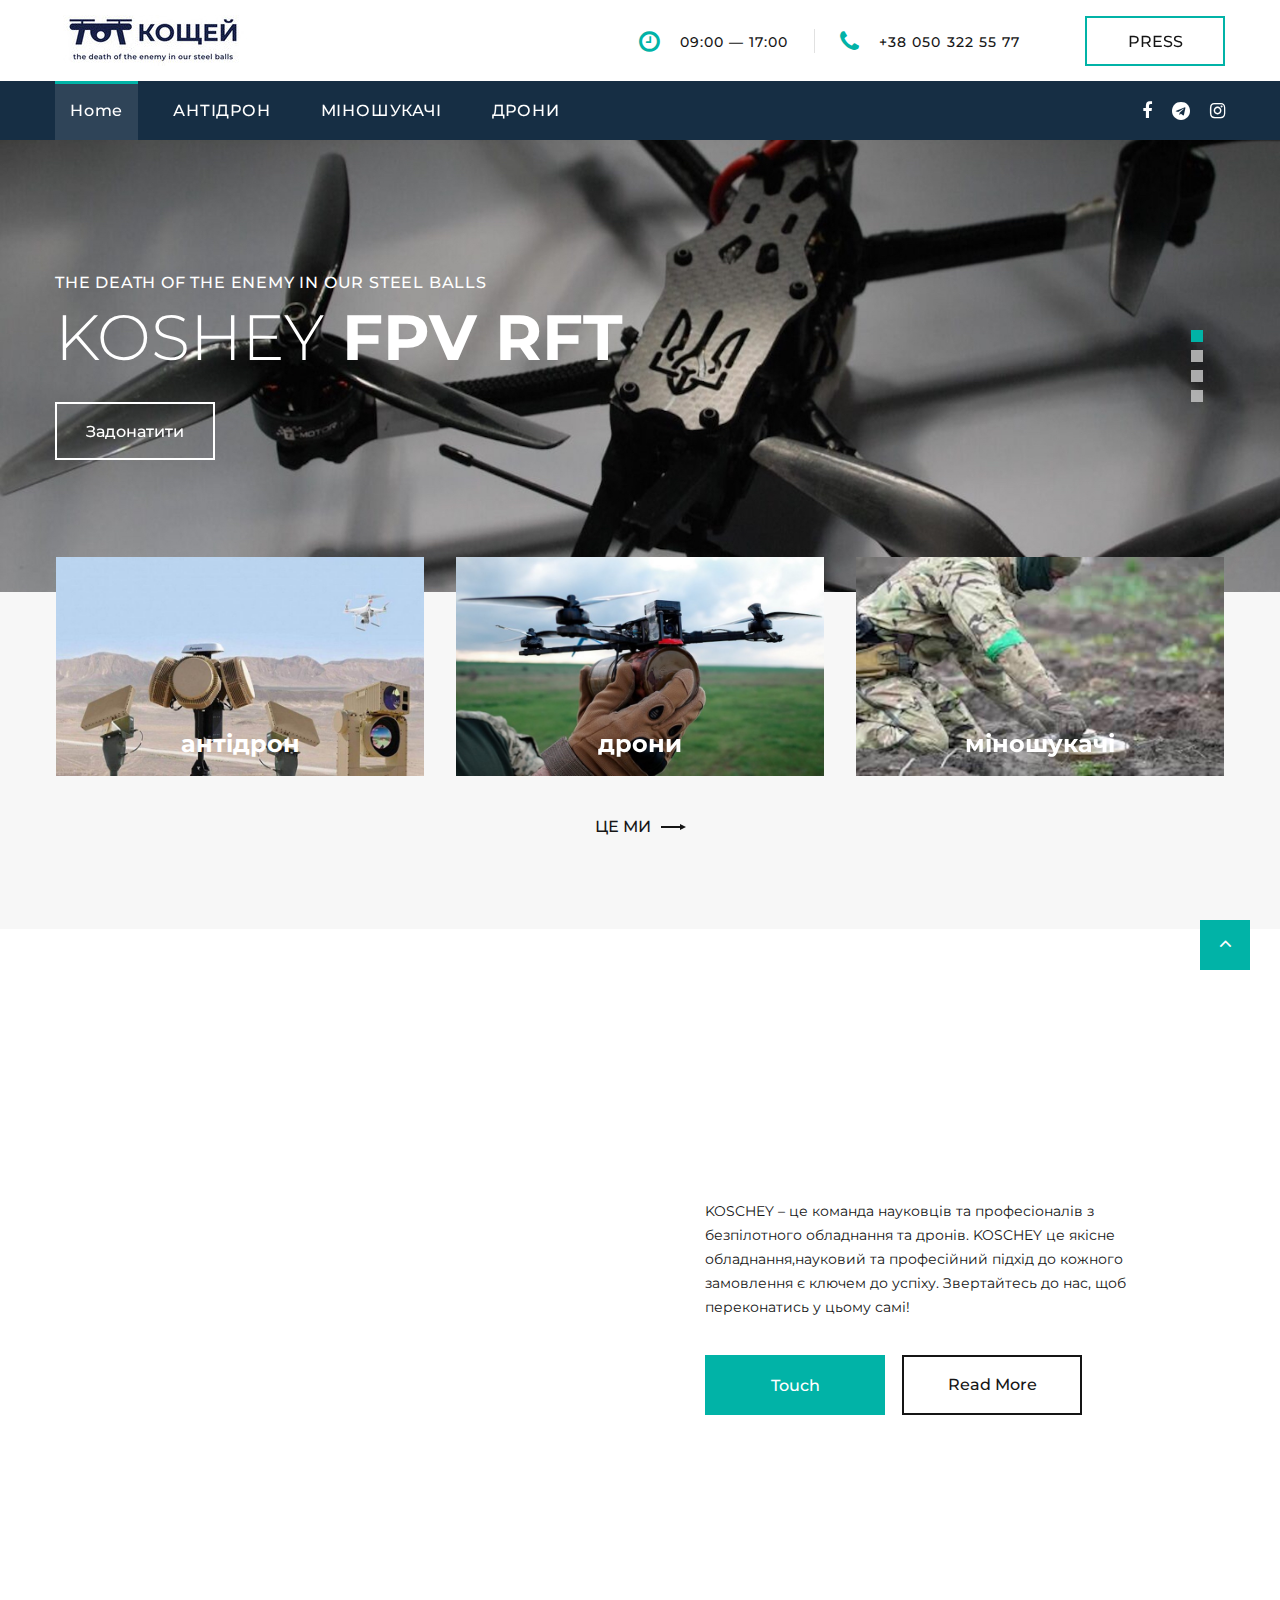
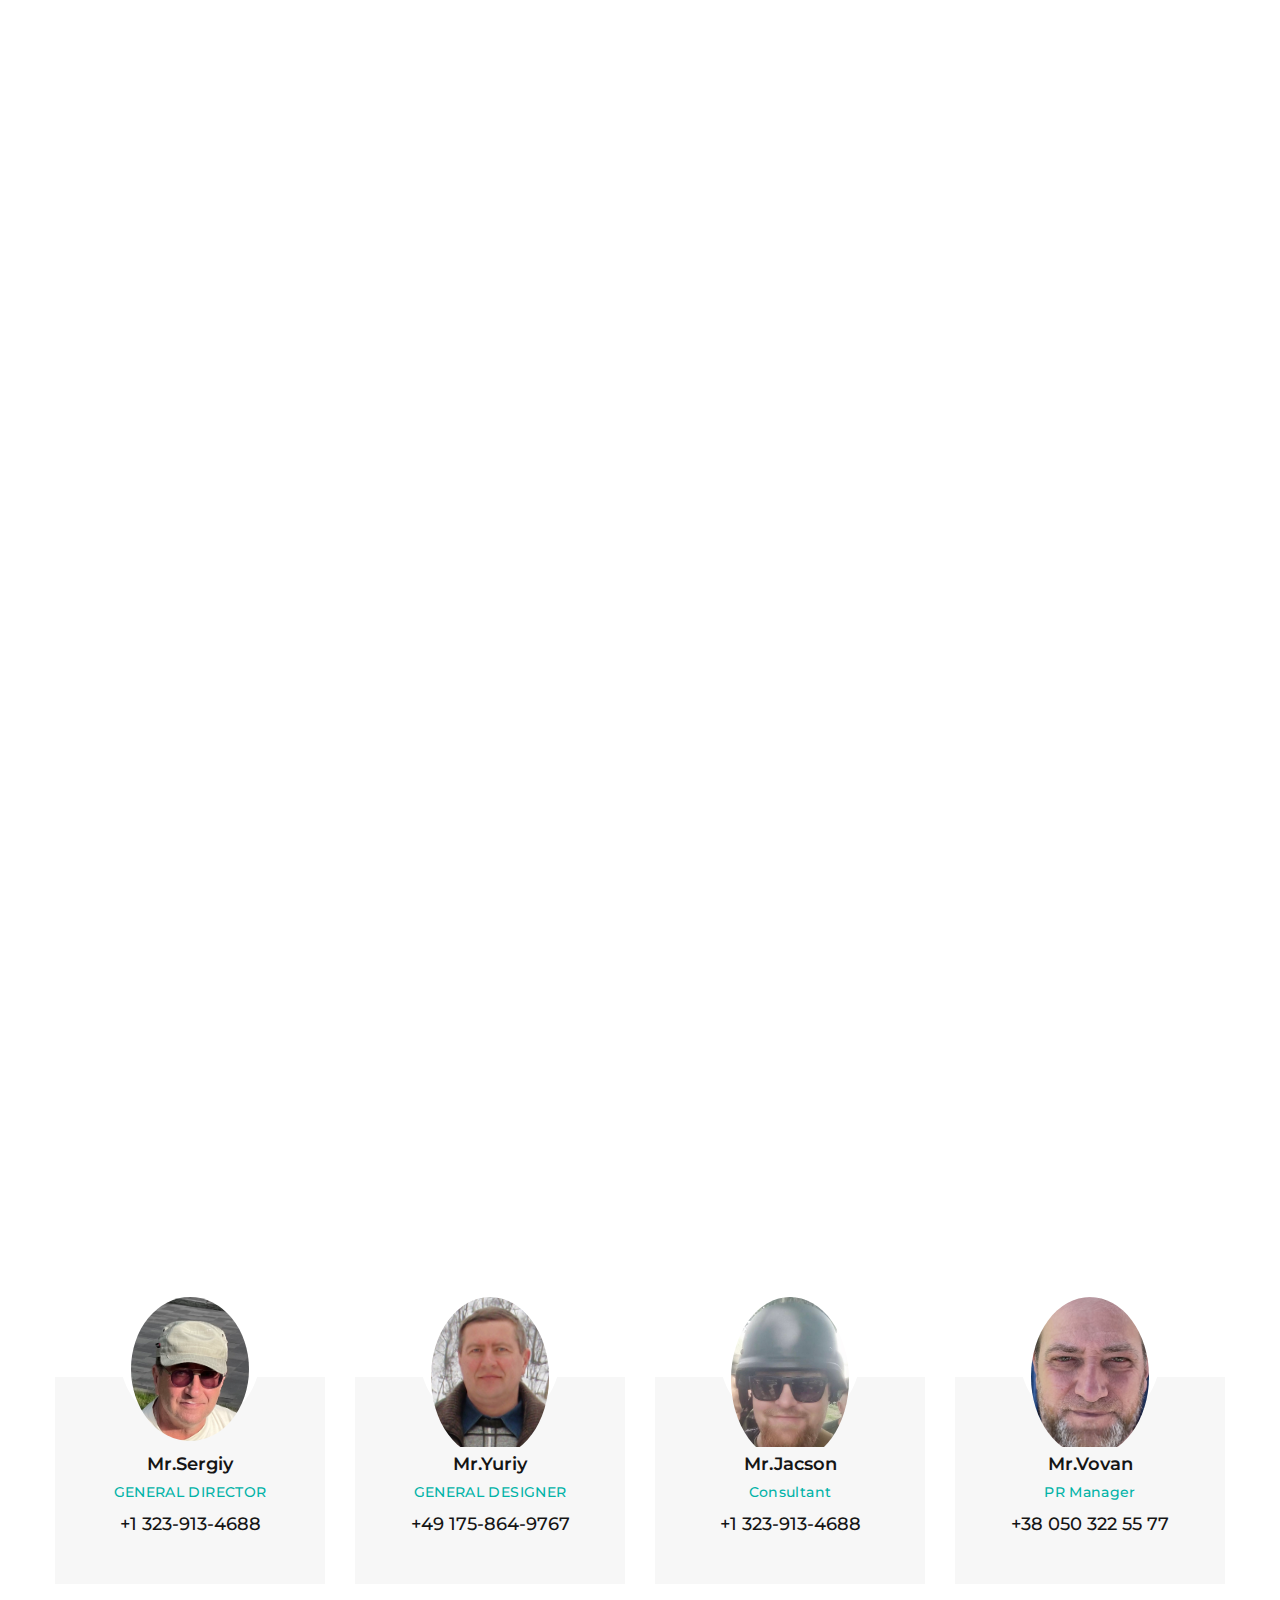
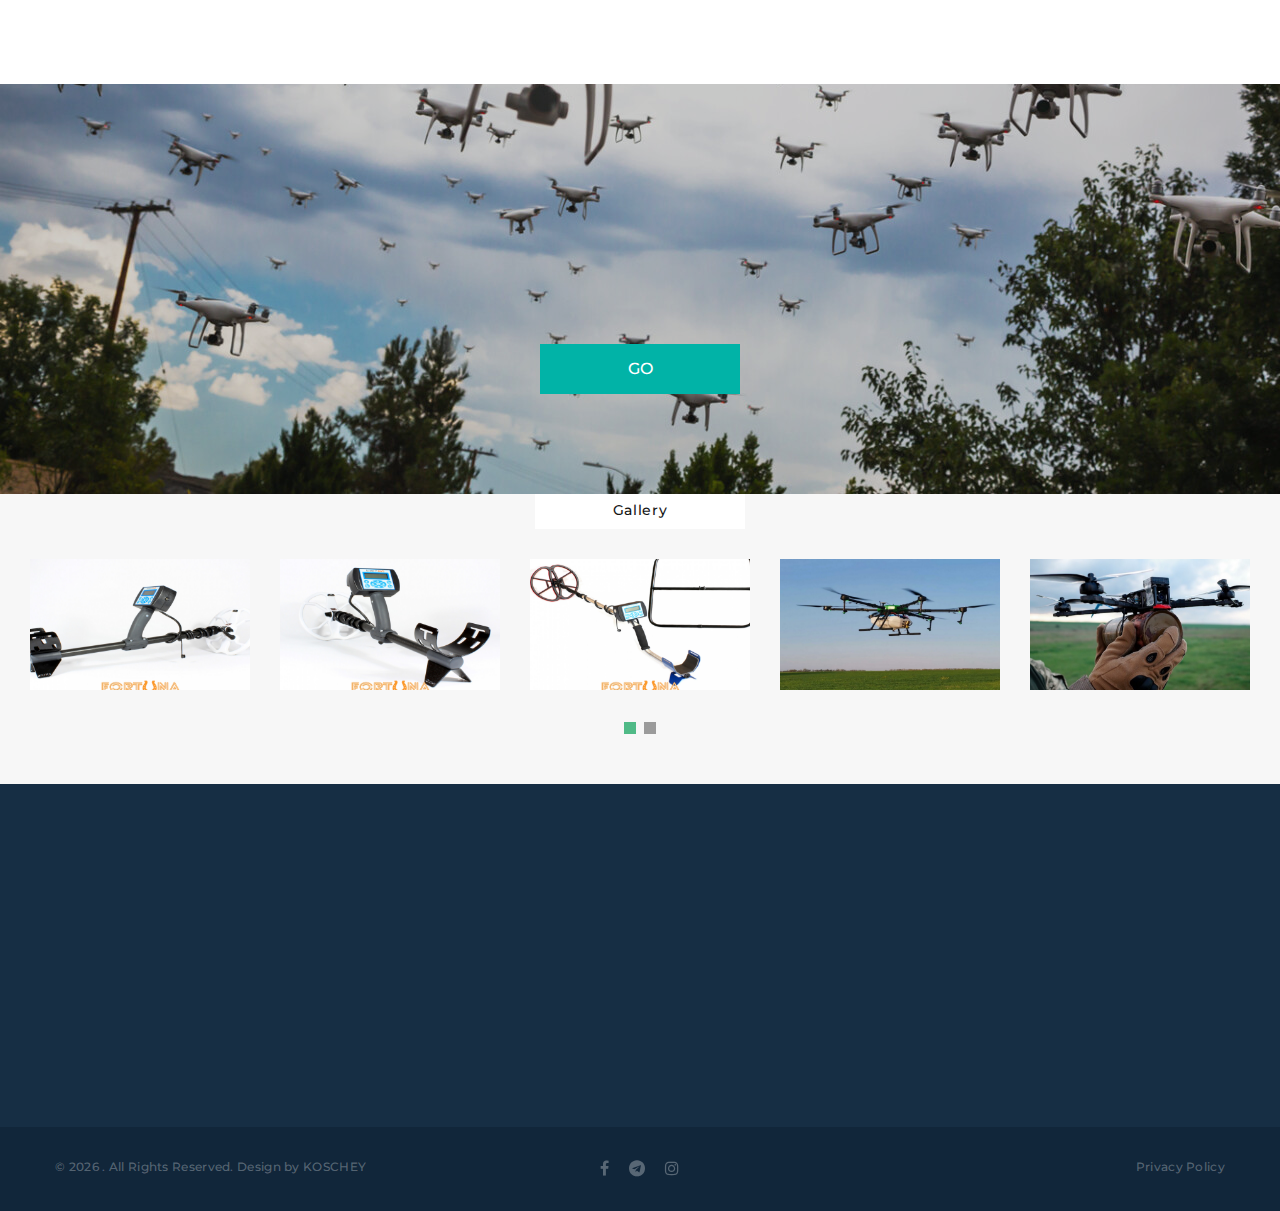
<file: index.html>
<!DOCTYPE html>
<html class="wide wow-animation" lang="en">

<head>
  <title>KOSCHEY</title>
  <meta name="format-detection" content="telephone=no">
  <meta name="viewport"
    content="width=device-width, height=device-height, initial-scale=1.0, maximum-scale=1.0, user-scalable=0">
  <meta http-equiv="X-UA-Compatible" content="IE=edge">
  <meta charset="utf-8">
  <link rel="icon" href="images/favicon.ico" type="image/x-icon">
  <!-- Stylesheets-->
  <link rel="stylesheet" type="text/css"
    href="//fonts.googleapis.com/css?family=Montserrat:400,500,600,700%7CPoppins:400%7CTeko:300,400">
  <link rel="stylesheet" href="css/bootstrap.css">
  <link rel="stylesheet" href="css/fonts.css">
  <link rel="stylesheet" href="css/style.css">
  <style>
    .ie-panel {
      display: none;
      background: #212121;
      padding: 10px 0;
      box-shadow: 3px 3px 5px 0 rgba(0, 0, 0, .3);
      clear: both;
      text-align: center;
      position: relative;
      z-index: 1;
    }

    html.ie-10 .ie-panel,
    html.lt-ie-10 .ie-panel {
      display: block;
    }
  </style>
</head>

<body>
  <div class="ie-panel"><a href="http://windows.microsoft.com/en-US/internet-explorer/"><img
    src="images/ie8-panel/warning_bar_0000_us.jpg" height="42" width="820"
    alt="You are using an outdated browser. For a faster, safer browsing experience, upgrade for free today."></a>
</div>
<div class="preloader">
<div class="preloader-body">
  <div class="cssload-container">
    <div class="cssload-speeding-wheel"></div>
  </div>
  <p>Loading...</p>
</div>
</div>
<div class="page">
    <!-- Page Header-->

    <header class="section page-header">
      <!-- RD Navbar-->
      <div class="rd-navbar-wrap">
        <nav class="rd-navbar rd-navbar-corporate" data-layout="rd-navbar-fixed" data-sm-layout="rd-navbar-fixed"
          data-md-layout="rd-navbar-fixed" data-md-device-layout="rd-navbar-fixed" data-lg-layout="rd-navbar-static"
          data-lg-device-layout="rd-navbar-fixed" data-xl-layout="rd-navbar-static"
          data-xl-device-layout="rd-navbar-static" data-xxl-layout="rd-navbar-static"
          data-xxl-device-layout="rd-navbar-static" data-lg-stick-up-offset="46px" data-xl-stick-up-offset="46px"
          data-xxl-stick-up-offset="106px" data-lg-stick-up="true" data-xl-stick-up="true" data-xxl-stick-up="true">
          <div class="rd-navbar-collapse-toggle rd-navbar-fixed-element-1" data-rd-navbar-toggle=".rd-navbar-collapse">
            <span></span>
          </div>
          <div class="rd-navbar-aside-outer">
            <div class="rd-navbar-aside">
              <!-- RD Navbar Panel-->
              <div class="rd-navbar-panel">
                <!-- RD Navbar Toggle-->
                <button class="rd-navbar-toggle" data-rd-navbar-toggle=".rd-navbar-nav-wrap"><span></span></button>
                <!-- RD Navbar Brand-->
                <div class="rd-navbar-brand">
                  <!--Brand--><a class="brand" href="/"><img src="images/logo-default-450x37.png" alt="" /></a>
                </div>
              </div>
              <div class="rd-navbar-aside-right rd-navbar-collapse">
                <ul class="rd-navbar-corporate-contacts">
                  <li>
                    <div class="unit unit-spacing-xs">
                      <div class="unit-left"><span class="icon fa fa-clock-o"></span></div>
                      <div class="unit-body">
                        <p>09:00 — 17:00</p>
                      </div>
                    </div>
                  </li>
                  <li>
                    <div class="unit unit-spacing-xs">
                      <div class="unit-left"><span class="icon fa fa-phone"></span></div>
                      <div class="unit-body"><a class="link-phone" href="tel:#">+38 050 322 55 77</a></div>
                    </div>
                  </li>
                </ul><a class="button button-md button-default-outline-2 button-ujarak" href="#">PRESS</a>
              </div>
            </div>
          </div>
          <div class="rd-navbar-main-outer">
            <div class="rd-navbar-main">
              <div class="rd-navbar-nav-wrap">
                <ul class="list-inline list-inline-md rd-navbar-corporate-list-social">
                  <li><a class="icon fa fa-facebook" href="https://www.facebook.com/vladimir.kolokolov.5?locale=uk_UA"
                      target="_blank"></a></li>

                  <li><a class="icon fa fa-telegram" href="#"></a></li>
                  <li><a class="icon fa fa-instagram" href="#"></a></li>
                </ul>
                <!-- RD Navbar Nav-->
                <ul class="rd-navbar-nav">
                  <li class="rd-nav-item active"><a class="rd-nav-link" href="/">Home</a>
                  </li>
                  <li class="rd-nav-item"><a class="rd-nav-link" href="antidron.html">АНТІДРОН</a>
                  </li>
                  <li class="rd-nav-item"><a class="rd-nav-link" href="typography.html">МІНОШУКАЧІ</a>
                  </li>
                  <li class="rd-nav-item"><a class="rd-nav-link" href="price.html">ДРОНИ</a>
                  </li>
                </ul>
              </div>
            </div>
          </div>
        </nav>
      </div>
    </header>

    <!-- Swiper-->
    <section class="section swiper-container swiper-slider swiper-slider-corporate swiper-pagination-style-2"
      data-loop="true" data-autoplay="5000" data-simulate-touch="true" data-nav="false" data-direction="vertical">
      <div class="swiper-wrapper text-left">
        <div class="swiper-slide context-dark" data-slide-bg="images/fpvdron.jpeg">
          <div class="swiper-slide-caption section-md">
            <div class="container">
              <div class="row">
                <div class="col-md-10">
                  <h6 class="text-uppercase" data-caption-animate="fadeInRight" data-caption-delay="0"> the death of the
                    enemy in our steel balls</h6>
                  <h2 class="oh font-weight-light" data-caption-animate="slideInUp" data-caption-delay="100">
                    <span>KOSHEY</span><span class="font-weight-bold"> FPV RFT</span>
                  </h2><a class="button button-default-outline button-ujarak" href="https://send.monobank.ua/jar/78S16vcvuR" data-caption-animate="fadeInLeft"
                    data-caption-delay="0">Задонатити</a>
                </div>
              </div>
            </div>
          </div>
        </div>
        <div class="swiper-slide context-dark" data-slide-bg="images/rozmin.jpeg">
          <div class="swiper-slide-caption section-md">
            <div class="container">
              <div class="row">
                <div class="col-md-10">
                  <h6 class="text-uppercase" data-caption-animate="fadeInRight" data-caption-delay="0">Професійне
                    обладнання
                  </h6>
                  <h2 class="oh font-weight-light" data-caption-animate="slideInUp" data-caption-delay="100">
                    <span>Для</span><span class="font-weight-bold"> РОЗМІНУВАННЯ</span>
                  </h2><a class="button button-default-outline button-ujarak" href="typography.html"
                    data-caption-animate="fadeInLeft" data-caption-delay="0"> Дивитись</a>
                </div>
              </div>
            </div>
          </div>
        </div>
        <div class="swiper-slide context-dark" data-slide-bg="images/fpv-dron3.jpeg">
          <div class="swiper-slide-caption section-md">
            <div class="container">
              <div class="row">
                <div class="col-md-10">
                  <h6 class="text-uppercase" data-caption-animate="fadeInRight" data-caption-delay="0">Кожен українець
                    має зібрати FPV-дрон</h6>
                  <h2 class="oh font-weight-light" data-caption-animate="slideInUp" data-caption-delay="100">
                    <span>ВИРОБНИЦТВО</span><span class="font-weight-bold"> FPV ДРОНІВ</span>
                  </h2><a class="button button-default-outline button-ujarak" href="price.html"
                    data-caption-animate="fadeInLeft" data-caption-delay="0"> Дивитись</a>
                </div>
              </div>
            </div>
          </div>
        </div>
        <div class="swiper-slide context-dark" data-slide-bg="images/banner_antidrone.jpg">
          <div class="swiper-slide-caption section-md">
            <div class="container">
              <div class="row">
                <div class="col-md-10">
                  <h6 class="text-uppercase" data-caption-animate="fadeInRight" data-caption-delay="0">
                    </h6>
                  <h2 class="oh font-weight-light" data-caption-animate="slideInUp" data-caption-delay="100">
                    <span>Системи виявлення дронів, </span><span class="font-weight"> протидронні системи</span>
                  </h2><a class="button button-default-outline button-ujarak" href="antidron.html"
                    data-caption-animate="fadeInLeft" data-caption-delay="0"> Дивитись</a>
                </div>
              </div>
            </div>
          </div>
        </div>
      </div>
      <!-- Swiper Pagination-->
      <div class="swiper-pagination"></div>
    </section>

    <!-- Section Box Categories-->
    <section class="section section-lg section-top-1 bg-gray-4">
      <div class="container offset-negative-1">
        <div class="box-categories cta-box-wrap">
          <div class="box-categories-content">
            <div class="row justify-content-center">
              <div class="col-md-4 wow fadeInDown col-9" data-wow-delay=".2s">
                <ul class="list-marked-2 box-categories-list">
                  <li><a href="antidron.html"><img src="images/banner_antidrone.jpg" alt="" width="368"
                        height="420" /></a>
                    <h5 class="box-categories-title">антідрон</h5>
                  </li>
                </ul>
              </div>
              <div class="col-md-4 wow fadeInDown col-9" data-wow-delay=".4s">
                <ul class="list-marked-2 box-categories-list">
                  <li><a href="price.html"><img src="images/fpv-dron2.jpeg" alt="" width="368" height="420" /></a>
                    <h5 class="box-categories-title">дрони</h5>
                  </li>
                </ul>
              </div>
              <div class="col-md-4 wow fadeInDown col-9" data-wow-delay=".6s">
                <ul class="list-marked-2 box-categories-list">
                  <li><a href="typography.html"><img src="images/x-45.jpeg" alt="" width="368" height="420" /></a>
                    <h5 class="box-categories-title">міношукачі</h5>
                  </li>
                </ul>
              </div>

            </div>
          </div>
        </div><a class="link-classic wow fadeInUp" href="about.html"
          target="_blank">ЦЕ МИ<span></span></a>
        <!-- Owl Carousel-->
      </div>
    </section>

    <!--  New Horizons-->

    <section class="section section-sm section-first bg-default text-md-left">
      <div class="container">
        <div class="row row-50 align-items-center justify-content-center justify-content-xl-between">
          <div class="col-lg-6 text-center wow fadeInUp"><img src="images/ourmission.jpeg" alt="" width="556"
              height="382" />
          </div>
          <div class="col-lg-6 wow fadeInRight" data-wow-delay=".1s">
            <div class="box-width-lg-470">
              <h3>KOSCHEY НАДІЙНІСТЬ ПРОФЕСІОНАЛІВ</h3>
              <!-- Bootstrap tabs-->
              <div
                class="tabs-custom tabs-horizontal tabs-line tabs-line-big tabs-line-style-2 text-center text-md-left"
                id="tabs-7">
                <!-- Nav tabs-->
                <ul class="nav nav-tabs">
                  <li class="nav-item" role="presentation"><a class="nav-link active" href="#tabs-7-1"
                      data-toggle="tab">About us</a></li>
                  <li class="nav-item" role="presentation"><a class="nav-link" href="#tabs-7-2" data-toggle="tab">Why
                      choose us</a></li>
                  <li class="nav-item" role="presentation"><a class="nav-link" href="#tabs-7-3" data-toggle="tab">Our
                      mission</a></li>
                </ul>
                <!-- Tab panes-->
                <div class="tab-content">
                  <div class="tab-pane fade show active" id="tabs-7-1">
                    <p>KOSCHEY – це команда науковців та професіоналів з безпілотного обладнання та дронів. KOSCHEY це
                      якісне обладнання,науковий та професійний підхід до кожного замовлення є ключем до успіху.
                      Звертайтесь до нас, щоб переконатись у цьому самі!</p>
                    <div class="group-md group-middle"><a class="button button-secondary button-pipaluk"
                        href="contact-us.html"> Touch</a><a class="button button-black-outline button-md"
                        href="about.html">Read More</a></div>
                  </div>
                  <div class="tab-pane fade" id="tabs-7-2">
                    <p>
                      KOSCHEY SUPER STAR Дрон обладнаний сканером, що дозволяє знаходити інформацію про металеві предмети на полі та
                      передавати її через блютуз з'єднання на екран монітора.
                    </p>
                    <div class="group-md group-middle"><a class="button button-secondary button-pipaluk"
                        href="typography.html"> Touch</a><a class="button button-black-outline button-md"
                        href="contact-us.html">Read More</a></div>
                  </div>
                  <div class="tab-pane fade" id="tabs-7-3">
                    <p>KOSCHEY пропонує всім великим фондам і волонтерським спільнотам доєднатися до забезпечення наших
                      бійців дронами-камікадзе.</p>
                    <div class="group-md group-middle"><a class="button button-secondary button-pipaluk"
                        href="https://send.monobank.ua/jar/78S16vcvuR"> Touch</a><a class="button button-black-outline button-md"
                        href="price.html">Read More</a></div>
                  </div>
                </div>
              </div>
            </div>
          </div>
        </div>
      </div>
    </section>
  
  
    <!-- Hot Proposition-->
    <section class="section section-sm bg-default">
      <div class="container">
        <h3 class="oh-desktop"><span class="d-inline-block wow slideInDown">Гаряча пропозиція</span></h3>
        <div class="row row-sm row-40 row-md-50">
          <div class="col-sm-6 col-md-12 wow fadeInRight">
            <!-- Product Big-->
            <article class="product-big">
              <div class="unit flex-column flex-md-row align-items-md-stretch">
                <div class="unit-left"><a class="product-big-figure" href="price.html"><img src="images/rft2.jpeg"
                      alt="" width="600" height="366" /></a></div>
                <div class="unit-body">
                  <div class="product-big-body">
                    <h5 class="product-big-title"><a href="price.html">KOSCHEY RFT7</a></h5>
                    <div class="group-sm group-middle justify-content-start">
                      <div class="product-big-rating"><span class="icon material-icons-star"></span><span
                          class="icon material-icons-star"></span><span class="icon material-icons-star"></span><span
                          class="icon material-icons-star"></span><span class="icon material-icons-star_half"></span>
                      </div><a class="product-big-reviews" href="#">4 customer reviews</a>
                    </div>
                    <p class="product-big-text">KOSCHEY RFT7 - це готова до польоту 7-дюймова
                      збірка квадрокоптера з відмінною комплектацією. Оснащений якісною електронікою SpeedyBee, якісною
                      камерою від RunCam, а також 6s двигунами Emax Eco II 2807 1300kv. Дана версія моделі з ELRS
                      915MHz. </p><a class="button button-black-outline button-ujarak" href="price.html">Придбати</a>
                    <div class="product-big-price-wrap"><span class="product-big-price">13900грн</span></div>
                  </div>
                </div>
              </div>
            </article>
          </div>
          <div class="col-sm-6 col-md-12 wow fadeInRight">
            <!-- Product Big-->
            <article class="product-big">
              <div class="unit flex-column flex-md-row align-items-md-stretch">
                <div class="unit-left"><a class="product-big-figure" href="typography.html"><img src="images/c912231260a1cec3d68732800a9a977d.jpeg"
                      alt="" width="600" height="366" /></a></div>
                <div class="unit-body">
                  <div class="product-big-body">
                    <h5 class="product-big-title"><a href="price.html">KOSCHEY X-45</a></h5>
                    <div class="group-sm group-middle justify-content-start">
                      <div class="product-big-rating"><span class="icon material-icons-star"></span><span
                          class="icon material-icons-star"></span><span class="icon material-icons-star"></span><span
                          class="icon material-icons-star"></span><span class="icon material-icons-star_half"></span>
                      </div><a class="product-big-reviews" href="#">4 customer reviews</a>
                    </div>
                    <p class="product-big-text">
                      Міношукач Х45 – прилад гібрид 2 в 1. Паралельно(одночасно) працює у статичному режимі (як професійні міношукач) та динамічному, як звичайний металлодетектор.
                       </p><a class="button button-black-outline button-ujarak" href="typography.html">Придбати</a>
                    <div class="product-big-price-wrap"><span class="product-big-price">18864грн</span></div>
                  </div>
                </div>
              </div>
            </article>
          </div>
          <div class="col-sm-6 col-md-12 wow fadeInLeft">
            <!-- Product Big-->
            <article class="product-big">
              <div class="unit flex-column flex-md-row align-items-md-stretch">
                <div class="unit-left"><a class="product-big-figure" href="price.html"><img src="images/rft3.jpeg"
                      alt="" width="600" height="366" /></a></div>
                <div class="unit-body">
                  <div class="product-big-body">
                    <h5 class="product-big-title"><a href="#">KOSHEY RFT9</a></h5>
                    <div class="group-sm group-middle justify-content-start">
                      <div class="product-big-rating"><span class="icon material-icons-star"></span><span
                          class="icon material-icons-star"></span><span class="icon material-icons-star"></span><span
                          class="icon material-icons-star"></span><span class="icon material-icons-star_half"></span>
                      </div><a class="product-big-reviews" href="#">5 customer reviews</a>
                    </div>
                    <p class="product-big-text">FPV дрон KOSHEY RFT9 - квадрокоптер 9 дюймів, до 6 км, вантаж 2,5 кг
                    </p><a class="button button-black-outline button-ujarak" href="price.html">Придбати</a>
                    <div class="product-big-price-wrap"><span class="product-big-price">19900грн</span></div>
                  </div>
                </div>
              </div>
            </article>
          </div>
        </div>
      </div>
    </section>
    
    <!-- Different People-->
    <section class="section section-sm">
      <div class="container">
        <h3 class="title-block find-car oh"><span class="d-inline-block wow slideInUp"> РАЗОМ ДО ПЕРЕМОГИ</span></h3>
        <div class="row row-30 justify-content-center box-ordered">
          <div class="col-sm-6 col-md-5 col-lg-3">
            <!-- Team Modern-->
            <article class="team-modern">
              <div class="team-modern-header"><a class="team-modern-figure" href="#"><img class="img-circles"
                    src="images/IMG-8742.jpg" alt="" width="118" height="118" /></a>
                <svg x="0px" y="0px" width="270px" height="70px" viewbox="0 0 270 70" enable-background="new 0 0 270 70"
                  xml:space="preserve">
                  <g>
                    <path fill="#161616"
                      d="M202.085,0C193.477,28.912,166.708,50,135,50S76.523,28.912,67.915,0H0v70h270V0H202.085z"></path>
                  </g>
                </svg>
              </div>
              <div class="team-modern-caption">
                <h6 class="team-modern-name"><a href="#">Mr.Sergiy</a></h6>
                <p class="team-modern-status">GENERAL DIRECTOR</p>
                <h6 class="team-modern-phone"><a href="tel:#">+1 323-913-4688</a></h6>
              </div>
            </article>
          </div>
          <div class="col-sm-6 col-md-5 col-lg-3">
            <!-- Team Modern-->
            <article class="team-modern">
              <div class="team-modern-header"><a class="team-modern-figure" href="#"><img class="img-circles"
                    src="images/IMG-8772.jpg" alt="" width="118" height="118" /></a>
                <svg x="0px" y="0px" width="270px" height="70px" viewbox="0 0 270 70" enable-background="new 0 0 270 70"
                  xml:space="preserve">
                  <g>
                    <path fill="#161616"
                      d="M202.085,0C193.477,28.912,166.708,50,135,50S76.523,28.912,67.915,0H0v70h270V0H202.085z"></path>
                  </g>
                </svg>
              </div>
              <div class="team-modern-caption">
                <h6 class="team-modern-name"><a href="#">Mr.Yuriy</a></h6>
                <p class="team-modern-status">
                  GENERAL DESIGNER</p>
                <h6 class="team-modern-phone"><a href="tel:#">+49 175-864-9767</a></h6>
              </div>
            </article>
          </div>
          <div class="col-sm-6 col-md-5 col-lg-3">
            <!-- Team Modern-->
            <article class="team-modern">
              <div class="team-modern-header"><a class="team-modern-figure" href="#"><img class="img-circles"
                    src="images/IMG-8855.jpg" alt="" width="118" height="118" /></a>
                <svg x="0px" y="0px" width="270px" height="70px" viewbox="0 0 270 70" enable-background="new 0 0 270 70"
                  xml:space="preserve">
                  <g>
                    <path fill="#161616"
                      d="M202.085,0C193.477,28.912,166.708,50,135,50S76.523,28.912,67.915,0H0v70h270V0H202.085z"></path>
                  </g>
                </svg>
              </div>
              <div class="team-modern-caption">
                <h6 class="team-modern-name"><a href="#">Mr.Jacson</a></h6>
                <p class="team-modern-status">Consultant</p>
                <h6 class="team-modern-phone"><a href="tel:#">+1 323-913-4688</a></h6>
              </div>
            </article>
          </div>
          <div class="col-sm-6 col-md-5 col-lg-3">
            <!-- Team Modern-->
            <article class="team-modern">
              <div class="team-modern-header"><a class="team-modern-figure" href="#"><img class="img-circles"
                    src="images/IMG-9827.jpg" alt="" width="118" height="118" /></a>
                <svg x="0px" y="0px" width="270px" height="70px" viewbox="0 0 270 70" enable-background="new 0 0 270 70"
                  xml:space="preserve">
                  <g>
                    <path fill="#161616"
                      d="M202.085,0C193.477,28.912,166.708,50,135,50S76.523,28.912,67.915,0H0v70h270V0H202.085z"></path>
                  </g>
                </svg>
              </div>
              <div class="team-modern-caption">
                <h6 class="team-modern-name"><a href="#">Mr.Vovan</a></h6>
                <p class="team-modern-status">PR Manager</p>
                <h6 class="team-modern-phone"><a href="tel:#">+38 050 322 55 77</a></h6>
              </div>
            </article>
          </div>
        </div>
      </div>
    </section>
    <!-- Section Subscribe-->
    <section class="section bg-default text-center offset-top-50">
      <div class="parallax-container" data-parallax-img="images/royfpv.jpeg">
        <div class="parallax-content section-xl section-inset-custom-1 context-dark bg-overlay-2-21">
          <div class="container">
            <h2 class="heading-2 oh font-weight-normal wow slideInDown"><span
                class="d-block font-weight-semi-bold">ЛАСКАВО ПРОСИМО</span><span
                class="d-block font-weight-light">ПОДИВИТИСЬ НАШЕ ВИРОБНИЦТВО</span></h2>
            <p class="text-width-medium text-spacing-75 wow fadeInLeft" data-wow-delay=".1s"></p>
            <a class="button button-secondary button-pipaluk" href="https://www.youtube.com/watch?v=Gqys69xD4uQ&t=2s"  target="_blank">GO</a>
          </div>
        </div>
      </div>
    </section>
    <!--	galery-->
    <section class="section section-sm section-top-0 section-fluid section-relative bg-gray-4">
      <div class="container-fluid">
        <h6 class="gallery-title">Gallery</h6>
        <!-- Owl Carousel-->
        <div class="owl-carousel owl-classic owl-dots-secondary" data-items="1" data-sm-items="2" data-md-items="3"
          data-lg-items="4" data-xl-items="5" data-xxl-items="6" data-stage-padding="15" data-xxl-stage-padding="0"
          data-margin="30" data-autoplay="true" data-nav="true" data-dots="true">
          <!-- Thumbnail Classic-->
          <article class="thumbnail thumbnail-mary">
            <div class="thumbnail-mary-figure"><img src="images/04c29c158dabceacd6e9cb3493335e94.jpeg" alt=""
                width="270" height="195" />
            </div>
            <div class="thumbnail-mary-caption"><a class="icon fl-bigmug-line-zoom60"
                href="images/04c29c158dabceacd6e9cb3493335e94.jpeg" data-lightgallery="item"><img
                  src="images/04c29c158dabceacd6e9cb3493335e94.jpeg" alt="" width="270" height="195" /></a>
            </div>
          </article>
          <!-- Thumbnail Classic-->
          <article class="thumbnail thumbnail-mary">
            <div class="thumbnail-mary-figure"><img src="images/397de0f32b57f82b609599a22be3a79d.jpeg" alt=""
                width="270" height="195" />
            </div>
            <div class="thumbnail-mary-caption"><a class="icon fl-bigmug-line-zoom60"
                href="images/397de0f32b57f82b609599a22be3a79d.jpeg" data-lightgallery="item"><img
                  src="images/397de0f32b57f82b609599a22be3a79d.jpeg" alt="" width="270" height="195" /></a>
            </div>
          </article>
          <!-- Thumbnail Classic-->
          <article class="thumbnail thumbnail-mary">
            <div class="thumbnail-mary-figure"><img src="images/3f4bbd87b0466471112bbe3c82e9a0fe.jpeg" alt=""
                width="270" height="195" />
            </div>
            <div class="thumbnail-mary-caption"><a class="icon fl-bigmug-line-zoom60"
                href="images/3f4bbd87b0466471112bbe3c82e9a0fe.jpeg" data-lightgallery="item"><img
                  src="images/3f4bbd87b0466471112bbe3c82e9a0fe.jpeg" alt="" width="270" height="195" /></a>
            </div>
          </article>
          <!-- Thumbnail Classic-->
          <article class="thumbnail thumbnail-mary">
            <div class="thumbnail-mary-figure"><img src="images/agro-dron.jpeg" alt="" width="270" height="195" />
            </div>
            <div class="thumbnail-mary-caption"><a class="icon fl-bigmug-line-zoom60" href="images/agro-dron.jpeg"
                data-lightgallery="item"><img src="images/agro-dron.jpeg" alt="" width="270" height="195" /></a>
            </div>
          </article>
          <!-- Thumbnail Classic-->
          <article class="thumbnail thumbnail-mary">
            <div class="thumbnail-mary-figure"><img src="images/fpv-dron2.jpeg" alt="" width="270" height="195" />
            </div>
            <div class="thumbnail-mary-caption"><a class="icon fl-bigmug-line-zoom60" href="images/fpv-dron2.jpeg"
                data-lightgallery="item"><img src="images/fpv-dron2.jpeg" alt="" width="270" height="195" /></a>
            </div>
          </article>
          <!-- Thumbnail Classic-->
          <article class="thumbnail thumbnail-mary">
            <div class="thumbnail-mary-figure"><img src="images/fpv-dron3.jpeg" alt="" width="270" height="195" />
            </div>
            <div class="thumbnail-mary-caption"><a class="icon fl-bigmug-line-zoom60" href="images/fpv-dron3.jpeg"
                data-lightgallery="item"><img src="images/fpv-dron3.jpeg" alt="" width="270" height="195" /></a>
            </div>
          </article>
          <!-- Thumbnail Classic-->
          <article class="thumbnail thumbnail-mary">
            <div class="thumbnail-mary-figure"><img src="images/fpvrft1.jpeg" alt="" width="270" height="195" />
            </div>
            <div class="thumbnail-mary-caption"><a class="icon fl-bigmug-line-zoom60" href="images/fpvrft1.jpeg"
                data-lightgallery="item"><img src="images/fpvrft1.jpeg" alt="" width="270" height="195" /></a>
            </div>
          </article>
        </div>
      </div>
    </section>
    <!-- footer -->
    <footer class="section footer-corporate context-dark">
      <div class="footer-corporate-inset">
        <div class="container">
          <div class="row row-40 justify-content-lg-between">
            <div class="col-sm-6 col-md-12 col-lg-3 col-xl-4">
              <div class="oh-desktop">
                <div class="wow slideInRight" data-wow-delay="0s">
                  <h6 class="text-spacing-100 text-uppercase">Contact us</h6>
                  <ul class="footer-contacts d-inline-block d-sm-block">
                    <li>
                      <div class="unit">
                        <div class="unit-left"><span class="icon fa fa-phone"></span></div>
                        <div class="unit-body"><a class="link-phone" href="tel:#">+38050-322-55-77</a></div>
                      </div>
                    </li>
                    <li>
                      <div class="unit">
                        <div class="unit-left"><span class="icon fa fa-envelope"></span></div>
                        <div class="unit-body"><a class="link-aemail" href="mailto:#">vertonvk@gmail.com</a></div>
                      </div>
                    </li>
                    <li>
                      <div class="unit">
                        <div class="unit-left"><span class="icon fa fa-location-arrow"></span></div>
                        <div class="unit-body"><a class="link-location"
                            href="https://www.google.com/maps/place/%D0%A6%D0%B5%D0%BD%D1%82%D1%80+%D0%93%D0%B5%D1%82%D1%82%D1%96/@33.9820591,-118.5239983,11.74z/data=!4m15!1m8!3m7!1s0x80c2bc04d6d147ab:0xd6c7c379fd081ed1!2z0JHQtdCy0LXRgNC70ZYt0JPRltC70LvQtywg0JrQsNC70ZbRhNC-0YDQvdGW0Y8sINCh0L_QvtC70YPRh9C10L3RliDQqNGC0LDRgtC4INCQ0LzQtdGA0LjQutC4!3b1!8m2!3d34.0736204!4d-118.4003563!16zL20vMGswNDk!3m5!1s0x80c2bcd74227366f:0xda784a5a15aaaa25!8m2!3d34.0780358!4d-118.4740954!16zL20vMDFtdmw2?entry=ttu">Beverly
                            Hills, Каліфорнія, Сполучені Штати Америки
                          </a></div>
                      </div>
                    </li>
                  </ul>
                </div>
              </div>
            </div>
            <div class="col-sm-6 col-md-5 col-lg-3 col-xl-4">
              <div class="oh-desktop">
                <div class="wow slideInDown" data-wow-delay="0s">
                  <h6 class="text-spacing-100 text-uppercase">Popular news</h6>
                  <!-- Post Minimal 2-->
                  <article class="post post-minimal-2">
                    <p class="post-minimal-2-title"><a
                        href="https://forbes.ua/war-in-ukraine/shtuchniy-intelekt-i-viyna-yak-rosiyske-vtorgnennya-spriyae-zbilshennyu-roli-shi-u-vedenni-boyovikh-diy-rozvidka-wp-26072023-15052"
                        target="_blank">FORBES</a></p>
                    <div class="post-minimal-2-time">
                      <time datetime="2019-05-04">Липень 26, 2023</time>
                    </div>
                  </article>
                  <!-- Post Minimal 2-->
                  <article class="post post-minimal-2">
                    <p class="post-minimal-2-title"><a href="#"> АНОНС</a>
                    </p>
                    <div class="post-minimal-2-time">
                      <time datetime="2023-12-03">Des 03, 2023</time>
                    </div>
                  </article>
                </div>
              </div>
            </div>
            <div class="col-sm-11 col-md-7 col-lg-5 col-xl-4">
              <div class="oh-desktop">
                <div class="wow slideInLeft" data-wow-delay="0s">
                  <h6 class="text-spacing-100 text-uppercase">Quick links</h6>
                  <ul class="row-6 list-0 list-marked list-marked-md list-marked-secondary list-custom-2">
                    <li><a href="about.html">About us</a></li>

                    <li><a href="price.html">ДРОНИ</a></li>
                    <li><a href="typography.html">МІНОШУКАЧІ</a></li>
                  </ul>
                  <div class="group-md group-middle justify-content-sm-start"><a
                      class="button button-lg button-primary button-ujarak" href="/">home</a></div>
                </div>
              </div>
            </div>
          </div>
        </div>
      </div>
      <div class="footer-corporate-bottom-panel">
        <div class="container">
          <div class="row justfy-content-xl-space-berween row-10 align-items-md-center2">
            <div class="col-sm-6 col-md-4 text-sm-right text-md-center">
              <div>
                <ul class="list-inline list-inline-sm footer-social-list-2">
                  <li><a class="icon fa fa-facebook"
                      href="https://www.facebook.com/groups/198928537540862?locale=uk_UA"></a></li>
                  <li><a class="icon fa fa-telegram" href="https://web.telegram.org/k/#@brdprotiv"></a></li>

                  <li><a class="icon fa fa-instagram" href="https://www.instagram.com/brd24_com/"></a></li>
                </ul>
              </div>
            </div>
            <div class="col-sm-6 col-md-4 order-sm-first">
              <!-- Rights-->
              <p class="rights"><span>&copy;&nbsp;</span><span
                  class="copyright-year"></span><span>&nbsp;</span><span></span>. All Rights Reserved. Design
                by <a href="#">KOSCHEY</a></p>
            </div>
            <div class="col-sm-6 col-md-4 text-md-right">
              <p class="rights"><a href="#">Privacy Policy</a></p>
            </div>
          </div>
        </div>
      </div>
    </footer>
  </div>
  <!-- Global Mailform Output-->
  <div class="snackbars" id="form-output-global"></div>
  <!-- Javascript-->
  <script src="js/core.min.js"></script>
  <script src="js/script.js"></script>
</body>

</html>
</file>
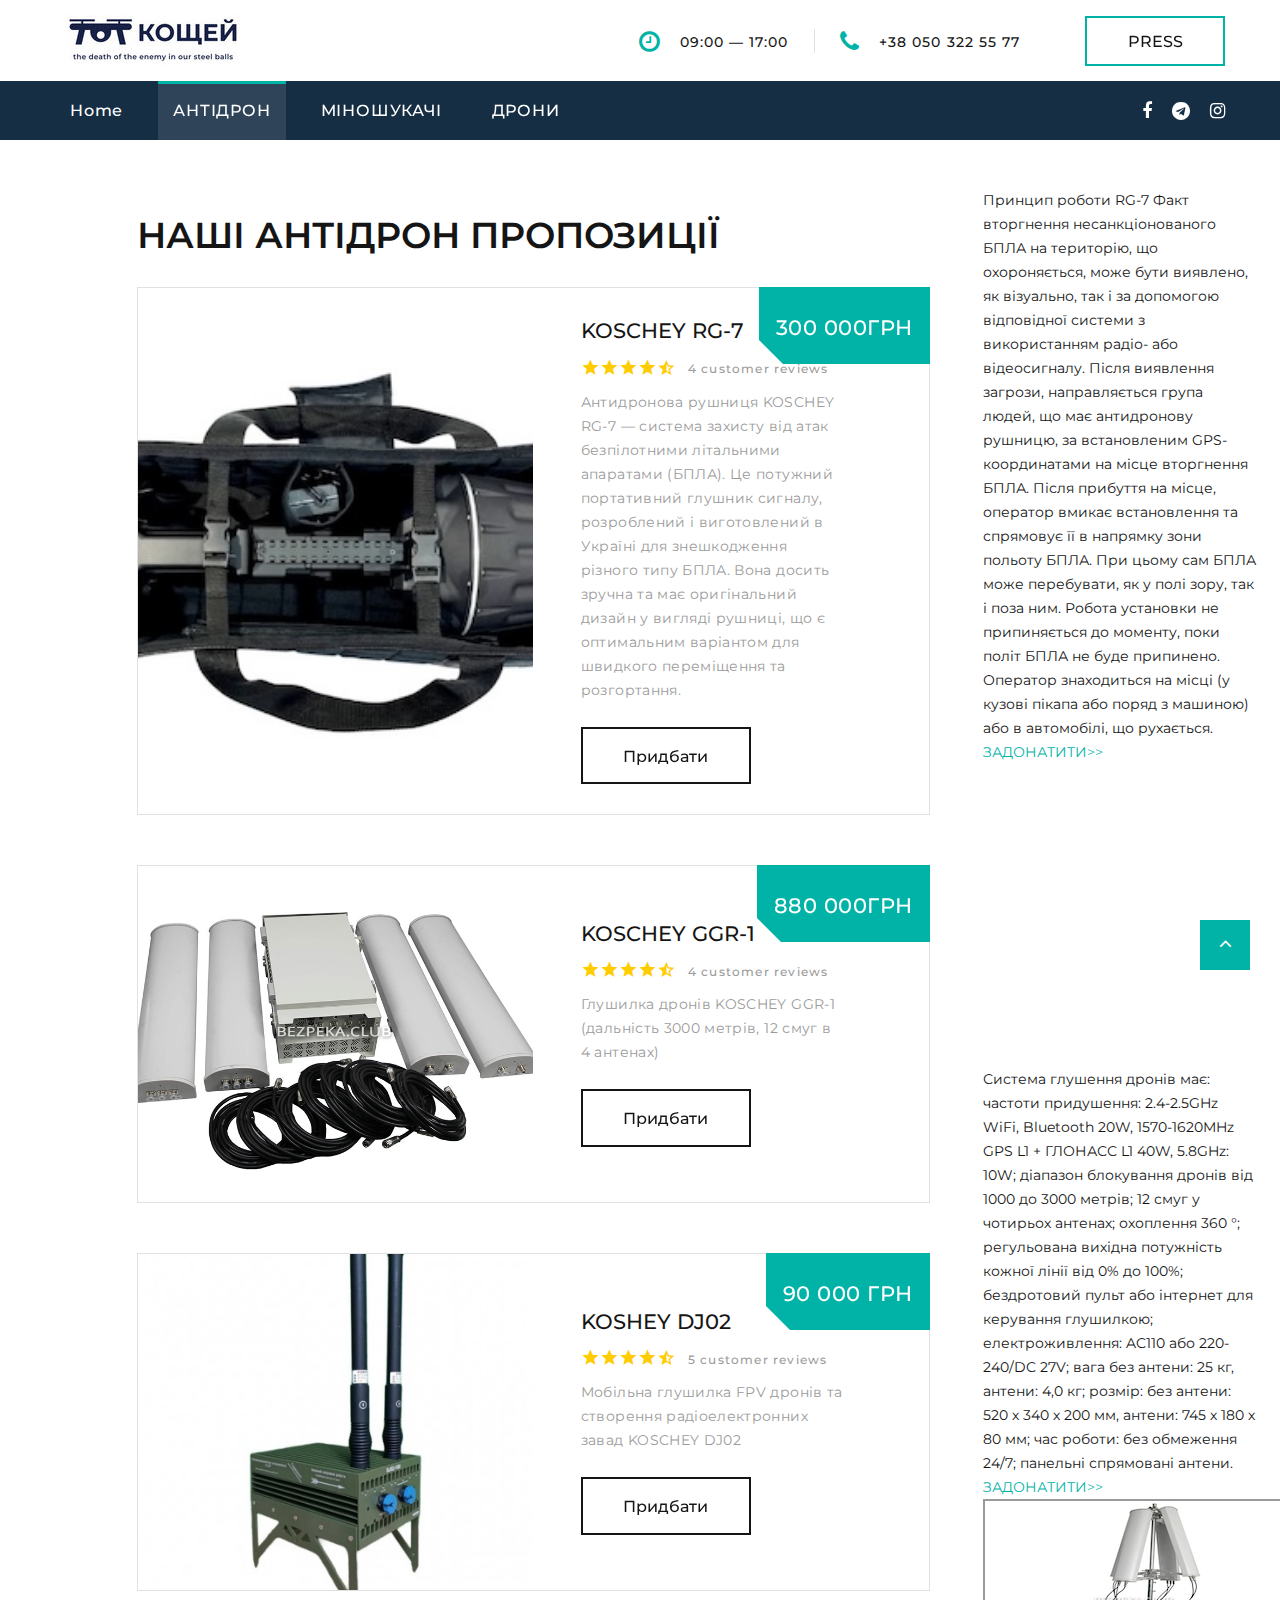
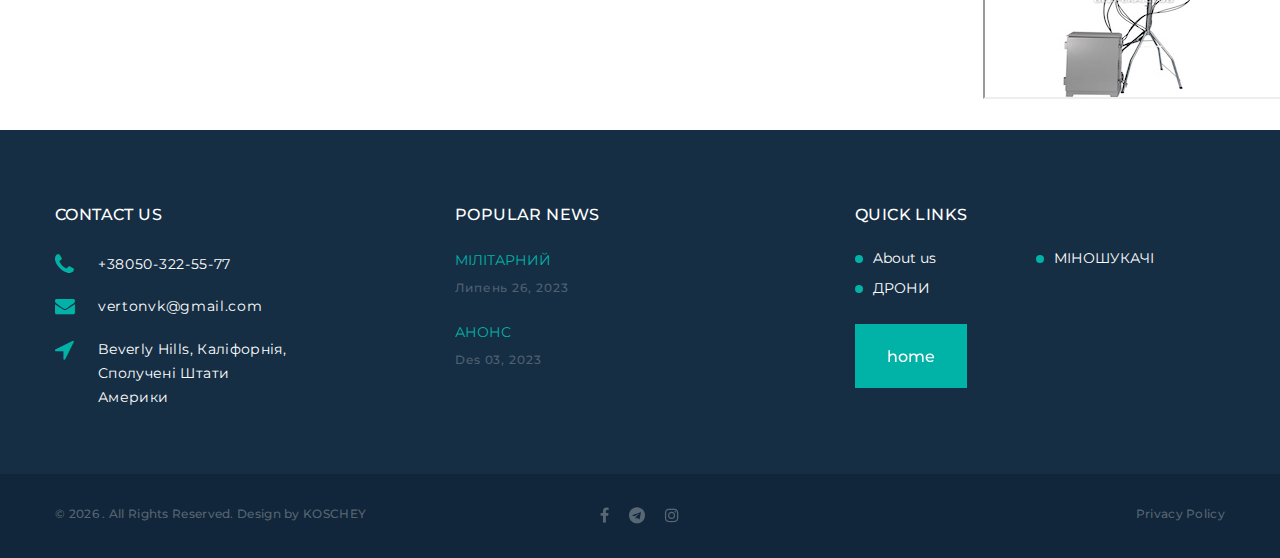
<file: antidron.html>
<!DOCTYPE html>
<html lang="en">

<head>
    <title>АНТІДРОН</title>
    <meta name="format-detection" content="telephone=no">
    <meta name="viewport"
        content="width=device-width, height=device-height, initial-scale=1.0, maximum-scale=1.0, user-scalable=0">
    <meta http-equiv="X-UA-Compatible" content="IE=edge">
    <meta charset="utf-8">
    <link rel="icon" href="images/favicon.ico" type="image/x-icon">
    <!-- Stylesheets-->
    <link rel="stylesheet" type="text/css"
        href="//fonts.googleapis.com/css?family=Montserrat:400,500,600,700%7CPoppins:400%7CTeko:300,400">
    <link rel="stylesheet" href="css/bootstrap.css">
    <link rel="stylesheet" href="css/fonts.css">
    <link rel="stylesheet" href="css/style.css">
    <style>
        .ie-panel {
            display: none;
            background: #212121;
            padding: 10px 0;
            box-shadow: 3px 3px 5px 0 rgba(0, 0, 0, .3);
            clear: both;
            text-align: center;
            position: relative;
            z-index: 1;
        }

        html.ie-10 .ie-panel,
        html.lt-ie-10 .ie-panel {
            display: block;
        }
    </style>
</head>


<body>
    <!-- Page Header-->

    <header class="section page-header">
        <!-- RD Navbar-->
        <div class="rd-navbar-wrap">
            <nav class="rd-navbar rd-navbar-corporate" data-layout="rd-navbar-fixed" data-sm-layout="rd-navbar-fixed"
                data-md-layout="rd-navbar-fixed" data-md-device-layout="rd-navbar-fixed"
                data-lg-layout="rd-navbar-static" data-lg-device-layout="rd-navbar-fixed"
                data-xl-layout="rd-navbar-static" data-xl-device-layout="rd-navbar-static"
                data-xxl-layout="rd-navbar-static" data-xxl-device-layout="rd-navbar-static"
                data-lg-stick-up-offset="46px" data-xl-stick-up-offset="46px" data-xxl-stick-up-offset="106px"
                data-lg-stick-up="true" data-xl-stick-up="true" data-xxl-stick-up="true">
                <div class="rd-navbar-collapse-toggle rd-navbar-fixed-element-1"
                    data-rd-navbar-toggle=".rd-navbar-collapse">
                    <span></span>
                </div>
                <div class="rd-navbar-aside-outer">
                    <div class="rd-navbar-aside">
                        <!-- RD Navbar Panel-->
                        <div class="rd-navbar-panel">
                            <!-- RD Navbar Toggle-->
                            <button class="rd-navbar-toggle"
                                data-rd-navbar-toggle=".rd-navbar-nav-wrap"><span></span></button>
                            <!-- RD Navbar Brand-->
                            <div class="rd-navbar-brand">
                                <!--Brand--><a class="brand" href="/"><img src="images/logo-default-450x37.png"
                                        alt="" /></a>
                            </div>
                        </div>
                        <div class="rd-navbar-aside-right rd-navbar-collapse">
                            <ul class="rd-navbar-corporate-contacts">
                                <li>
                                    <div class="unit unit-spacing-xs">
                                        <div class="unit-left"><span class="icon fa fa-clock-o"></span></div>
                                        <div class="unit-body">
                                            <p>09:00 — 17:00</p>
                                        </div>
                                    </div>
                                </li>
                                <li>
                                    <div class="unit unit-spacing-xs">
                                        <div class="unit-left"><span class="icon fa fa-phone"></span></div>
                                        <div class="unit-body"><a class="link-phone" href="tel:#">+38 050 322 55 77</a>
                                        </div>
                                    </div>
                                </li>
                            </ul><a class="button button-md button-default-outline-2 button-ujarak" href="#">PRESS</a>
                        </div>
                    </div>
                </div>
                <div class="rd-navbar-main-outer">
                    <div class="rd-navbar-main">
                        <div class="rd-navbar-nav-wrap">
                            <ul class="list-inline list-inline-md rd-navbar-corporate-list-social">
                                <li><a class="icon fa fa-facebook"
                                        href="https://www.facebook.com/vladimir.kolokolov.5?locale=uk_UA"
                                        target="_blank"></a></li>

                                <li><a class="icon fa fa-telegram" href="#"></a></li>
                                <li><a class="icon fa fa-instagram" href="#"></a></li>
                            </ul>
                            <!-- RD Navbar Nav-->
                            <ul class="rd-navbar-nav">
                                <li class="rd-nav-item"><a class="rd-nav-link" href="/">Home</a>
                                </li>
                                <li class="rd-nav-item active"><a class="rd-nav-link" href="antidron.html">АНТІДРОН</a>
                                </li>
                                <li class="rd-nav-item"><a class="rd-nav-link" href="typography.html">МІНОШУКАЧІ</a>
                                </li>
                                <li class="rd-nav-item"><a class="rd-nav-link" href="price.html">ДРОНИ</a>
                                </li>
                            </ul>
                        </div>
                    </div>
                </div>
            </nav>
        </div>
    </header>

    <section>
        <div class="container-fluid mt-4">
            <div class="row">
                <div class="col-lg-1"></div>

                <!-- card section -->

                <div class="col-lg-8 col-md-12">
                    <section class="section section-sm bg-default">
                        <div class="container">
                            <h3 class="oh-desktop"><span class="d-inline-block wow slideInDown">НАШІ АНТІДРОН
                                    ПРОПОЗИЦІЇ</span>
                            </h3>
                            <div class="row row-sm row-40 row-md-50">
                                <div class="col-sm-6 col-md-12 wow fadeInRight">
                                    <!-- Product Big-->
                                    <article class="product-big">
                                        <div class="unit flex-column flex-md-row align-items-md-stretch">
                                            <div class="unit-left"><a class="product-big-figure" href="#"><img
                                                        src="images/rg-72.jpg" alt="" width="600" height="366" /></a>
                                            </div>
                                            <div class="unit-body">
                                                <div class="product-big-body">
                                                    <h5 class="product-big-title"><a href="#">KOSCHEY RG-7</a></h5>
                                                    <div class="group-sm group-middle justify-content-start">
                                                        <div class="product-big-rating"><span
                                                                class="icon material-icons-star"></span><span
                                                                class="icon material-icons-star"></span><span
                                                                class="icon material-icons-star"></span><span
                                                                class="icon material-icons-star"></span><span
                                                                class="icon material-icons-star_half"></span>
                                                        </div><a class="product-big-reviews" href="#">4 customer
                                                            reviews</a>
                                                    </div>
                                                    <p class="product-big-text">Антидронова рушниця KOSCHEY RG-7 —
                                                        система захисту від атак безпілотними літальними апаратами
                                                        (БПЛА). Це потужний портативний глушник сигналу, розроблений і
                                                        виготовлений в Україні для знешкодження різного типу БПЛА. Вона
                                                        досить зручна та має оригінальний дизайн у вигляді рушниці, що є
                                                        оптимальним варіантом для швидкого переміщення та розгортання.
                                                    </p><a class="button button-black-outline button-ujarak"
                                                        href="#">Придбати</a>
                                                    <div class="product-big-price-wrap"><span
                                                            class="product-big-price">300 000грн</span></div>
                                                </div>
                                            </div>
                                        </div>
                                    </article>
                                </div>
                                <div class="col-sm-6 col-md-12 wow fadeInRight">
                                    <!-- Product Big-->
                                    <article class="product-big">
                                        <div class="unit flex-column flex-md-row align-items-md-stretch">
                                            <div class="unit-left"><a class="product-big-figure"
                                                    href="#"><img
                                                        src="images/antidron1.jpeg" alt="..."
                                                        width="600" height="366" /></a></div>
                                            <div class="unit-body">
                                                <div class="product-big-body">
                                                    <h5 class="product-big-title"><a href="#">KOSCHEY GGR-1</a>
                                                    </h5>
                                                    <div class="group-sm group-middle justify-content-start">
                                                        <div class="product-big-rating"><span
                                                                class="icon material-icons-star"></span><span
                                                                class="icon material-icons-star"></span><span
                                                                class="icon material-icons-star"></span><span
                                                                class="icon material-icons-star"></span><span
                                                                class="icon material-icons-star_half"></span>
                                                        </div><a class="product-big-reviews" href="#">4 customer
                                                            reviews</a>
                                                    </div>
                                                    <p class="product-big-text">
                                                        Глушилка дронів KOSCHEY GGR-1 (дальність 3000 метрів, 12 смуг в 4 антенах)
                                                    </p><a class="button button-black-outline button-ujarak"
                                                        href="#">Придбати</a>
                                                    <div class="product-big-price-wrap"><span
                                                            class="product-big-price">880 000грн</span></div>
                                                </div>
                                            </div>
                                        </div>
                                    </article>
                                </div>
                                <div class="col-sm-6 col-md-12 wow fadeInLeft">
                                    <!-- Product Big-->
                                    <article class="product-big">
                                        <div class="unit flex-column flex-md-row align-items-md-stretch">
                                            <div class="unit-left"><a class="product-big-figure" href="#"><img
                                                        src="images/anti-fpv.jpeg" alt="..." width="600"
                                                        height="366" /></a>
                                            </div>
                                            <div class="unit-body">
                                                <div class="product-big-body">
                                                    <h5 class="product-big-title"><a href="#">KOSHEY DJ02</a></h5>
                                                    <div class="group-sm group-middle justify-content-start">
                                                        <div class="product-big-rating"><span
                                                                class="icon material-icons-star"></span><span
                                                                class="icon material-icons-star"></span><span
                                                                class="icon material-icons-star"></span><span
                                                                class="icon material-icons-star"></span><span
                                                                class="icon material-icons-star_half"></span>
                                                        </div><a class="product-big-reviews" href="#">5 customer
                                                            reviews</a>
                                                    </div>
                                                    <p class="product-big-text">Мобільна глушилка FPV дронів та
                                                        створення радіоелектронних завад KOSCHEY DJ02
                                                    </p><a class="button button-black-outline button-ujarak"
                                                        href="#">Придбати</a>
                                                    <div class="product-big-price-wrap"><span
                                                            class="product-big-price">90 000 грн</span></div>
                                                </div>
                                            </div>
                                        </div>
                                    </article>
                                </div>
                            </div>
                        </div>
                    </section>
                </div>
                <!-- right panel -->
                <div class="col-lg-3 col-md-12">
                    <div class="row px-2">
                        <div class="col-lg-12 sidebar my-4">
                            <p>
                                Принцип роботи RG-7

                                Факт вторгнення несанкціонованого БПЛА на територію, що охороняється, може бути
                                виявлено, як візуально, так і за допомогою відповідної системи з використанням радіо-
                                або відеосигналу. Після виявлення загрози, направляється група людей, що має антидронову
                                рушницю, за встановленим GPS-координатами на місце вторгнення БПЛА.

                                Після прибуття на місце, оператор вмикає встановлення та спрямовує її в напрямку зони
                                польоту БПЛА. При цьому сам БПЛА може перебувати, як у полі зору, так і поза ним. Робота
                                установки не припиняється до моменту, поки політ БПЛА не буде припинено. Оператор
                                знаходиться на місці (у кузові пікапа або поряд з машиною) або в автомобілі, що
                                рухається.
                                <a href="https://send.monobank.ua/jar/78S16vcvuR" target="_blank">ЗАДОНАТИТИ>></a>
                            </p>
                        </div>
                        <div class="col-lg-12 sidebar my-4">
                            <div class="video-rightbar text-center"><iframe width="300" height="200"
                                    src="https://www.youtube.com/embed/4pEpYGHAtPI" title="YouTube video player"
                                    frameborder="0"
                                    allow="accelerometer; autoplay; clipboard-write; encrypted-media; gyroscope; picture-in-picture; web-share"
                                    allowfullscreen=""></iframe></div>
                        </div>


                        <div class="col-lg-12 sidebar my-4">
                            <p>
                                Система глушення дронів має: частоти придушення: 2.4-2.5GHz WiFi, Bluetooth 20W, 1570-1620MHz GPS L1 + ГЛОНАСС L1 40W, 5.8GHz: 10W; діапазон блокування дронів від 1000 до 3000 метрів; 12 смуг у чотирьох антенах; охоплення 360 °; регульована вихідна потужність кожної лінії від 0% до 100%; бездротовий пульт або інтернет для керування глушилкою; електроживлення: AC110 або 220-240/DC 27V; вага без антени: 25 кг, антени: 4,0 кг; розмір: без антени: 520 х 340 х 200 мм, антени: 745 х 180 х 80 мм; час роботи: без обмеження 24/7; панельні спрямовані антени.
                                <a href="https://send.monobank.ua/jar/78S16vcvuR" target="_blank">ЗАДОНАТИТИ>></a>
                            </p>


                            <div class="video-rightbar text-center"><iframe width="300" height="200"
                                src="images/antidron2.jpeg"></iframe> 
                            </div>
                        </div>
                    </div>
                </div>
            </div>
        </div>
    </section>

    <!-- Page Footer-->
    <footer class="section footer-corporate context-dark">
        <div class="footer-corporate-inset">
            <div class="container">
                <div class="row row-40 justify-content-lg-between">
                    <div class="col-sm-6 col-md-12 col-lg-3 col-xl-4">
                        <div class="oh-desktop">
                            <div class="wow slideInRight" data-wow-delay="0s">
                                <h6 class="text-spacing-100 text-uppercase">Contact us</h6>
                                <ul class="footer-contacts d-inline-block d-sm-block">
                                    <li>
                                        <div class="unit">
                                            <div class="unit-left"><span class="icon fa fa-phone"></span></div>
                                            <div class="unit-body"><a class="link-phone"
                                                    href="tel:#">+38050-322-55-77</a></div>
                                        </div>
                                    </li>
                                    <li>
                                        <div class="unit">
                                            <div class="unit-left"><span class="icon fa fa-envelope"></span></div>
                                            <div class="unit-body"><a class="link-aemail"
                                                    href="mailto:#">vertonvk@gmail.com</a></div>
                                        </div>
                                    </li>
                                    <li>
                                        <div class="unit">
                                            <div class="unit-left"><span class="icon fa fa-location-arrow"></span></div>
                                            <div class="unit-body"><a class="link-location"
                                                    href="https://www.google.com/maps/place/%D0%A6%D0%B5%D0%BD%D1%82%D1%80+%D0%93%D0%B5%D1%82%D1%82%D1%96/@33.9820591,-118.5239983,11.74z/data=!4m15!1m8!3m7!1s0x80c2bc04d6d147ab:0xd6c7c379fd081ed1!2z0JHQtdCy0LXRgNC70ZYt0JPRltC70LvQtywg0JrQsNC70ZbRhNC-0YDQvdGW0Y8sINCh0L_QvtC70YPRh9C10L3RliDQqNGC0LDRgtC4INCQ0LzQtdGA0LjQutC4!3b1!8m2!3d34.0736204!4d-118.4003563!16zL20vMGswNDk!3m5!1s0x80c2bcd74227366f:0xda784a5a15aaaa25!8m2!3d34.0780358!4d-118.4740954!16zL20vMDFtdmw2?entry=ttu">Beverly
                                                    Hills, Каліфорнія, Сполучені Штати Америки
                                                </a></div>
                                        </div>
                                    </li>
                                </ul>
                            </div>
                        </div>
                    </div>
                    <div class="col-sm-6 col-md-5 col-lg-3 col-xl-4">
                        <div class="oh-desktop">
                            <div class="wow slideInDown" data-wow-delay="0s">
                                <h6 class="text-spacing-100 text-uppercase">Popular news</h6>
                                <!-- Post Minimal 2-->
                                <article class="post post-minimal-2">
                                    <p class="post-minimal-2-title"><a
                                            href="https://mil.in.ua/uk/blogs/yak-vybraty-antydronovu-rushnytsyu/"
                                            target="_blank">МІЛІТАРНИЙ</a></p>
                                    <div class="post-minimal-2-time">
                                        <time datetime="2019-05-04">Липень 26, 2023</time>
                                    </div>
                                </article>
                                <!-- Post Minimal 2-->
                                <article class="post post-minimal-2">
                                    <p class="post-minimal-2-title"><a href="#"> АНОНС</a>
                                    </p>
                                    <div class="post-minimal-2-time">
                                        <time datetime="2023-12-03">Des 03, 2023</time>
                                    </div>
                                </article>
                            </div>
                        </div>
                    </div>
                    <div class="col-sm-11 col-md-7 col-lg-5 col-xl-4">
                        <div class="oh-desktop">
                            <div class="wow slideInLeft" data-wow-delay="0s">
                                <h6 class="text-spacing-100 text-uppercase">Quick links</h6>
                                <ul class="row-6 list-0 list-marked list-marked-md list-marked-secondary list-custom-2">
                                    <li><a href="about.html">About us</a></li>

                                    <li><a href="price.html">ДРОНИ</a></li>
                                    <li><a href="typography.html">МІНОШУКАЧІ</a></li>
                                </ul>
                                <div class="group-md group-middle justify-content-sm-start"><a
                                        class="button button-lg button-primary button-ujarak" href="/">home</a>
                                </div>
                            </div>
                        </div>
                    </div>
                </div>
            </div>
        </div>
        <div class="footer-corporate-bottom-panel">
            <div class="container">
                <div class="row justfy-content-xl-space-berween row-10 align-items-md-center2">
                    <div class="col-sm-6 col-md-4 text-sm-right text-md-center">
                        <div>
                            <ul class="list-inline list-inline-sm footer-social-list-2">
                                <li><a class="icon fa fa-facebook"
                                        href="https://www.facebook.com/groups/198928537540862?locale=uk_UA"></a></li>
                                <li><a class="icon fa fa-telegram" href="https://web.telegram.org/k/#@brdprotiv"></a>
                                </li>

                                <li><a class="icon fa fa-instagram" href="https://www.instagram.com/brd24_com/"></a>
                                </li>
                            </ul>
                        </div>
                    </div>
                    <div class="col-sm-6 col-md-4 order-sm-first">
                        <!-- Rights-->
                        <p class="rights"><span>&copy;&nbsp;</span><span
                                class="copyright-year"></span><span>&nbsp;</span><span></span>. All Rights Reserved.
                            Design
                            by <a href="/">KOSCHEY</a></p>
                    </div>
                    <div class="col-sm-6 col-md-4 text-md-right">
                        <p class="rights"><a href="#">Privacy Policy</a></p>
                    </div>
                </div>
            </div>
        </div>
    </footer>
    </div>
    <!-- Global Mailform Output-->
    <div class="snackbars" id="form-output-global"></div>
    <!-- Javascript-->
    <script src="js/core.min.js"></script>
    <script src="js/script.js"></script>
</body>

</html>
</file>
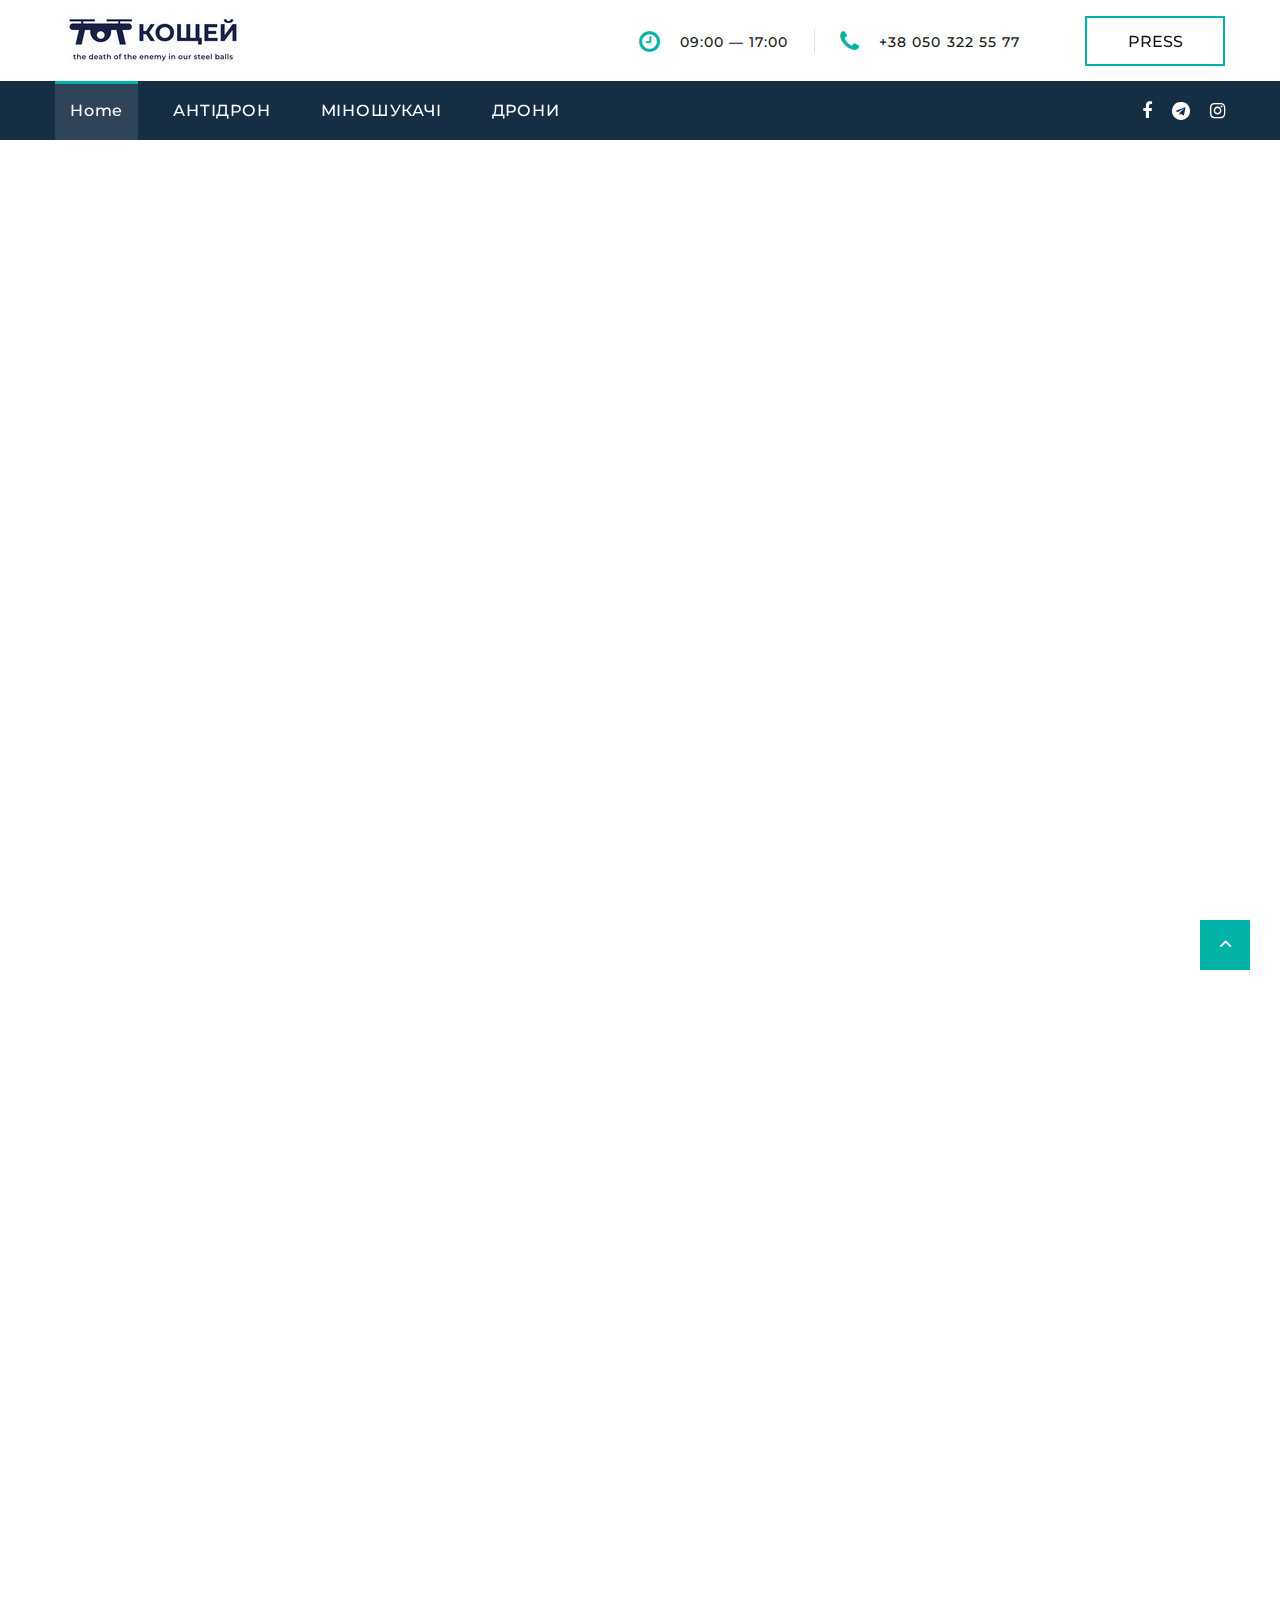
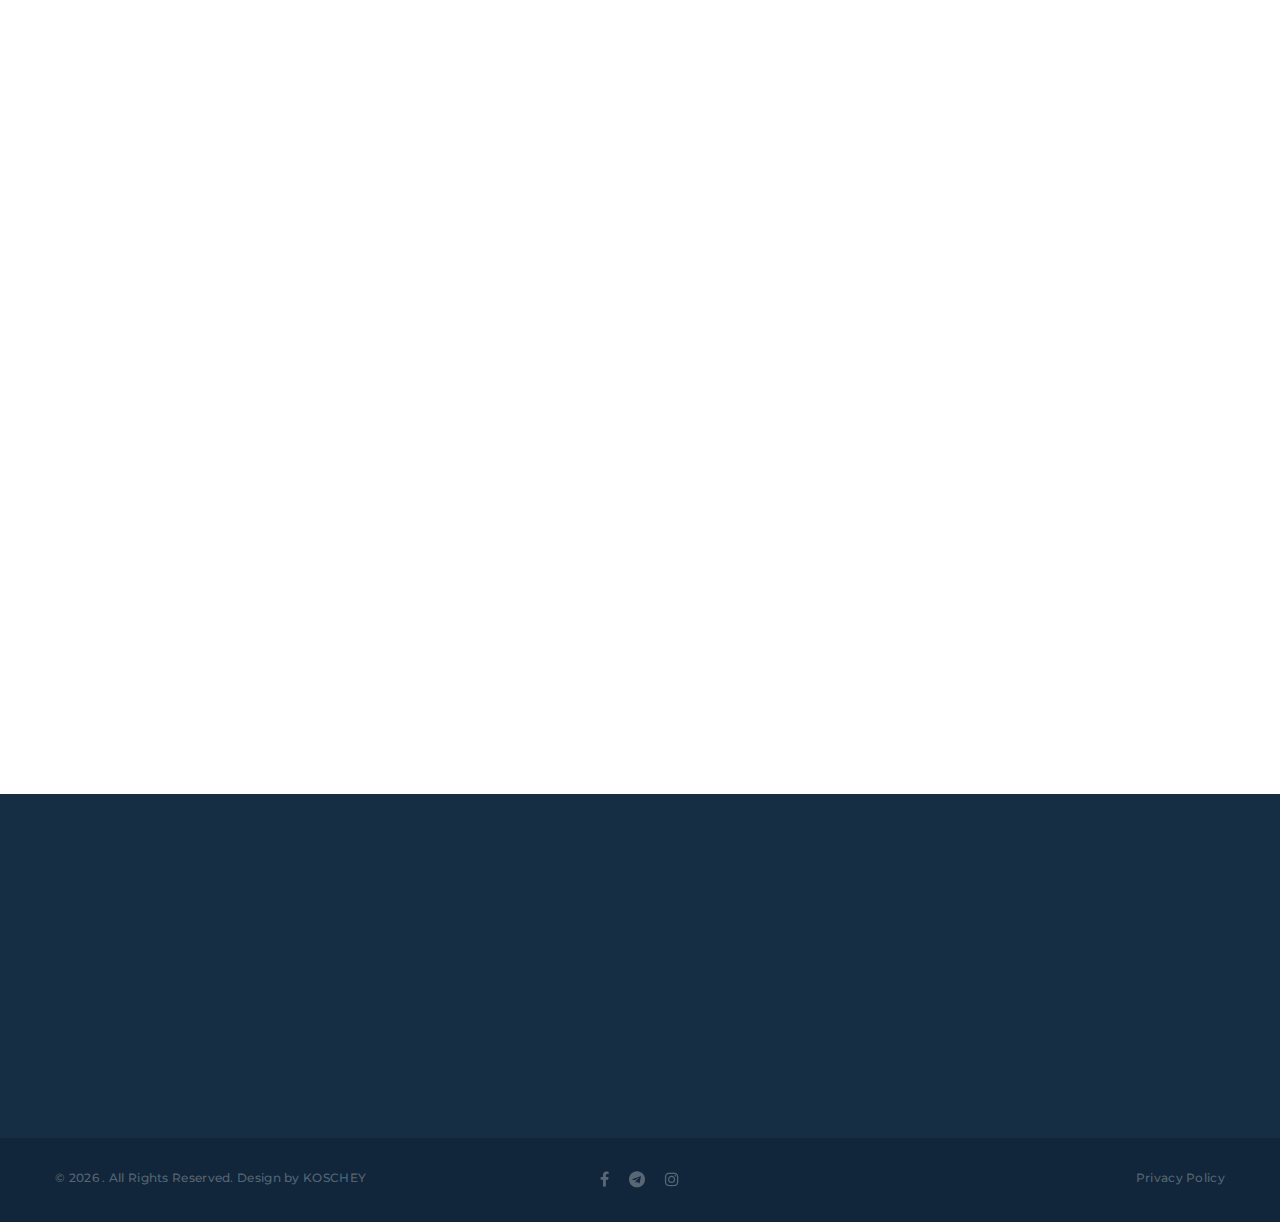
<file: contact-us.html>
<!DOCTYPE html>
<html class="wide wow-animation" lang="en">

<head>
  <title>ВІДЕО</title>
  <meta name="format-detection" content="telephone=no">
  <meta name="viewport"
    content="width=device-width, height=device-height, initial-scale=1.0, maximum-scale=1.0, user-scalable=0">
  <meta http-equiv="X-UA-Compatible" content="IE=edge">
  <meta charset="utf-8">
  <link rel="icon" href="images/favicon.ico" type="image/x-icon">
  <!-- Stylesheets-->
  <link rel="stylesheet" type="text/css"
    href="//fonts.googleapis.com/css?family=Montserrat:400,500,600,700%7CPoppins:400%7CTeko:300,400">
  <link rel="stylesheet" href="css/bootstrap.css">
  <link rel="stylesheet" href="css/fonts.css">
  <link rel="stylesheet" href="css/style.css">
  <style>
    .ie-panel {
      display: none;
      background: #212121;
      padding: 10px 0;
      box-shadow: 3px 3px 5px 0 rgba(0, 0, 0, .3);
      clear: both;
      text-align: center;
      position: relative;
      z-index: 1;
    }

    html.ie-10 .ie-panel,
    html.lt-ie-10 .ie-panel {
      display: block;
    }
  </style>
</head>

<body>
  <div class="ie-panel"><a href="http://windows.microsoft.com/en-US/internet-explorer/"><img
        src="images/ie8-panel/warning_bar_0000_us.jpg" height="42" width="820"
        alt="You are using an outdated browser. For a faster, safer browsing experience, upgrade for free today."></a>
  </div>
  <div class="preloader">
    <div class="preloader-body">
      <div class="cssload-container">
        <div class="cssload-speeding-wheel"></div>
      </div>
      <p>Loading...</p>
    </div>
  </div>
  <div class="page">
    <!-- Page Header-->

    <header class="section page-header">
      <!-- RD Navbar-->
      <div class="rd-navbar-wrap">
        <nav class="rd-navbar rd-navbar-corporate" data-layout="rd-navbar-fixed" data-sm-layout="rd-navbar-fixed"
          data-md-layout="rd-navbar-fixed" data-md-device-layout="rd-navbar-fixed" data-lg-layout="rd-navbar-static"
          data-lg-device-layout="rd-navbar-fixed" data-xl-layout="rd-navbar-static"
          data-xl-device-layout="rd-navbar-static" data-xxl-layout="rd-navbar-static"
          data-xxl-device-layout="rd-navbar-static" data-lg-stick-up-offset="46px" data-xl-stick-up-offset="46px"
          data-xxl-stick-up-offset="106px" data-lg-stick-up="true" data-xl-stick-up="true" data-xxl-stick-up="true">
          <div class="rd-navbar-collapse-toggle rd-navbar-fixed-element-1" data-rd-navbar-toggle=".rd-navbar-collapse">
            <span></span>
          </div>
          <div class="rd-navbar-aside-outer">
            <div class="rd-navbar-aside">
              <!-- RD Navbar Panel-->
              <div class="rd-navbar-panel">
                <!-- RD Navbar Toggle-->
                <button class="rd-navbar-toggle" data-rd-navbar-toggle=".rd-navbar-nav-wrap"><span></span></button>
                <!-- RD Navbar Brand-->
                <div class="rd-navbar-brand">
                  <!--Brand--><a class="brand" href="/"><img src="images/logo-default-450x37.png" alt="" /></a>
                </div>
              </div>
              <div class="rd-navbar-aside-right rd-navbar-collapse">
                <ul class="rd-navbar-corporate-contacts">
                  <li>
                    <div class="unit unit-spacing-xs">
                      <div class="unit-left"><span class="icon fa fa-clock-o"></span></div>
                      <div class="unit-body">
                        <p>09:00 — 17:00</p>
                      </div>
                    </div>
                  </li>
                  <li>
                    <div class="unit unit-spacing-xs">
                      <div class="unit-left"><span class="icon fa fa-phone"></span></div>
                      <div class="unit-body"><a class="link-phone" href="tel:#">+38 050 322 55 77</a></div>
                    </div>
                  </li>
                </ul><a class="button button-md button-default-outline-2 button-ujarak" href="#">PRESS</a>
              </div>
            </div>
          </div>
          <div class="rd-navbar-main-outer">
            <div class="rd-navbar-main">
              <div class="rd-navbar-nav-wrap">
                <ul class="list-inline list-inline-md rd-navbar-corporate-list-social">
                  <li><a class="icon fa fa-facebook" href="https://www.facebook.com/vladimir.kolokolov.5?locale=uk_UA"
                      target="_blank"></a></li>

                  <li><a class="icon fa fa-telegram" href="#"></a></li>
                  <li><a class="icon fa fa-instagram" href="#"></a></li>
                </ul>
                <!-- RD Navbar Nav-->
                <ul class="rd-navbar-nav">
                  <li class="rd-nav-item active"><a class="rd-nav-link" href="/">Home</a>
                  </li>
                  <li class="rd-nav-item"><a class="rd-nav-link" href="antidron.html">АНТІДРОН</a>
                  </li>
                  <li class="rd-nav-item"><a class="rd-nav-link" href="typography.html">МІНОШУКАЧІ</a>
                  </li>
                  <li class="rd-nav-item"><a class="rd-nav-link" href="price.html">ДРОНИ</a>
                  </li>
                </ul>
              </div>
            </div>
          </div>
        </nav>
      </div>
    </header>



    <div class="tabs-content">

      <div class="tabs-item is-show" id="product-video">

        <div align="center"><iframe width="560" height="315" src="https://www.youtube.com/embed/Gqys69xD4uQ"
            title="YouTube video player" frameborder="0"allow="accelerometer; autoplay; clipboard-write; encrypted-media; gyroscope; picture-in-picture; web-share"
            allowfullscreen=""></iframe></div>
             <div align="center"><iframe width="560" height="315"
              src="https://www.youtube.com/embed/RLuZFzpmNU8" title="YouTube video player" frameborder="0"
              allow="accelerometer; autoplay; clipboard-write; encrypted-media; gyroscope; picture-in-picture; web-share"
              allowfullscreen=""></iframe></div>
        <div align="center"><iframe width="560" height="315" src="https://www.youtube.com/embed/ehXMRyL7R5s"
            frameborder="0" allow="accelerometer; autoplay; encrypted-media; gyroscope; picture-in-picture"
            allowfullscreen=""></iframe></div>
        <div align="center"><iframe width="560" height="315" src="https://www.youtube.com/embed/-n1j7478PIA"
            frameborder="0" allow="accelerometer; autoplay; encrypted-media; gyroscope; picture-in-picture"
            allowfullscreen=""></iframe></div>
        <div align="center"><iframe width="560" height="315" src="https://www.youtube.com/embed/6hxgYPh0ZUE"
            frameborder="0" allow="accelerometer; autoplay; encrypted-media; gyroscope; picture-in-picture"
            allowfullscreen=""></iframe></div>
        <div align="center"><iframe width="560" height="315" src="https://www.youtube.com/embed/R6JFaTeOKuc"
            frameborder="0" allow="accelerometer; autoplay; encrypted-media; gyroscope; picture-in-picture"
            allowfullscreen=""></iframe></div>
        <div align="center"><iframe width="560" height="315" src="https://www.youtube.com/embed/PUo4E-E6sWk"
            frameborder="0" allow="accelerometer; autoplay; encrypted-media; gyroscope; picture-in-picture"
            allowfullscreen=""></iframe></div>
       
      </div>
      
    </div>


    <footer class="section footer-corporate context-dark">
      <div class="footer-corporate-inset">
        <div class="container">
          <div class="row row-40 justify-content-lg-between">
            <div class="col-sm-6 col-md-12 col-lg-3 col-xl-4">
              <div class="oh-desktop">
                <div class="wow slideInRight" data-wow-delay="0s">
                  <h6 class="text-spacing-100 text-uppercase">Contact us</h6>
                  <ul class="footer-contacts d-inline-block d-sm-block">
                    <li>
                      <div class="unit">
                        <div class="unit-left"><span class="icon fa fa-phone"></span></div>
                        <div class="unit-body"><a class="link-phone" href="tel:#">+38050-322-55-77</a></div>
                      </div>
                    </li>
                    <li>
                      <div class="unit">
                        <div class="unit-left"><span class="icon fa fa-envelope"></span></div>
                        <div class="unit-body"><a class="link-aemail" href="mailto:#">vertonvk@gmail.com</a></div>
                      </div>
                    </li>
                    <li>
                      <div class="unit">
                        <div class="unit-left"><span class="icon fa fa-location-arrow"></span></div>
                        <div class="unit-body"><a class="link-location"
                            href="https://www.google.com/maps/place/%D0%A6%D0%B5%D0%BD%D1%82%D1%80+%D0%93%D0%B5%D1%82%D1%82%D1%96/@33.9820591,-118.5239983,11.74z/data=!4m15!1m8!3m7!1s0x80c2bc04d6d147ab:0xd6c7c379fd081ed1!2z0JHQtdCy0LXRgNC70ZYt0JPRltC70LvQtywg0JrQsNC70ZbRhNC-0YDQvdGW0Y8sINCh0L_QvtC70YPRh9C10L3RliDQqNGC0LDRgtC4INCQ0LzQtdGA0LjQutC4!3b1!8m2!3d34.0736204!4d-118.4003563!16zL20vMGswNDk!3m5!1s0x80c2bcd74227366f:0xda784a5a15aaaa25!8m2!3d34.0780358!4d-118.4740954!16zL20vMDFtdmw2?entry=ttu">Beverly
                            Hills, Каліфорнія, Сполучені Штати Америки
                          </a></div>
                      </div>
                    </li>
                  </ul>
                </div>
              </div>
            </div>
            <div class="col-sm-6 col-md-5 col-lg-3 col-xl-4">
              <div class="oh-desktop">
                <div class="wow slideInDown" data-wow-delay="0s">
                  <h6 class="text-spacing-100 text-uppercase">Popular news</h6>
                  <!-- Post Minimal 2-->
                  <article class="post post-minimal-2">
                    <p class="post-minimal-2-title"><a
                        href="https://forbes.ua/war-in-ukraine/shtuchniy-intelekt-i-viyna-yak-rosiyske-vtorgnennya-spriyae-zbilshennyu-roli-shi-u-vedenni-boyovikh-diy-rozvidka-wp-26072023-15052"
                        target="_blank">FORBES</a></p>
                    <div class="post-minimal-2-time">
                      <time datetime="2019-05-04">Липень 26, 2023</time>
                    </div>
                  </article>
                  <!-- Post Minimal 2-->
                  <article class="post post-minimal-2">
                    <p class="post-minimal-2-title"><a href="#"> АНОНС</a>
                    </p>
                    <div class="post-minimal-2-time">
                      <time datetime="2023-12-03">Des 03, 2023</time>
                    </div>
                  </article>
                </div>
              </div>
            </div>
            <div class="col-sm-11 col-md-7 col-lg-5 col-xl-4">
              <div class="oh-desktop">
                <div class="wow slideInLeft" data-wow-delay="0s">
                  <h6 class="text-spacing-100 text-uppercase">Quick links</h6>
                  <ul class="row-6 list-0 list-marked list-marked-md list-marked-secondary list-custom-2">
                    <li><a href="about.html">About us</a></li>
          
                    <li><a href="price.html">ДРОНИ</a></li>
                    <li><a href="typography.html">МІНОШУКАЧІ</a></li>
                  </ul>
                  <div class="group-md group-middle justify-content-sm-start"><a
                      class="button button-lg button-primary button-ujarak" href="/">home</a></div>
                </div>
              </div>
            </div>
          </div>
        </div>
      </div>
      <div class="footer-corporate-bottom-panel">
        <div class="container">
          <div class="row justfy-content-xl-space-berween row-10 align-items-md-center2">
            <div class="col-sm-6 col-md-4 text-sm-right text-md-center">
              <div>
                <ul class="list-inline list-inline-sm footer-social-list-2">
                  <li><a class="icon fa fa-facebook" href="https://www.facebook.com/groups/198928537540862?locale=uk_UA"></a></li>
                  <li><a class="icon fa fa-telegram" href="https://web.telegram.org/k/#@brdprotiv"></a></li>
              
                  <li><a class="icon fa fa-instagram" href="https://www.instagram.com/brd24_com/"></a></li>
                </ul>
              </div>
            </div>
            <div class="col-sm-6 col-md-4 order-sm-first">
              <!-- Rights-->
              <p class="rights"><span>&copy;&nbsp;</span><span
                  class="copyright-year"></span><span>&nbsp;</span><span></span>. All Rights Reserved. Design
                by <a href="/">KOSCHEY</a></p>
            </div>
            <div class="col-sm-6 col-md-4 text-md-right">
              <p class="rights"><a href="#">Privacy Policy</a></p>
            </div>
          </div>
        </div>
      </div>
    </footer>
  </div>
  <!-- Global Mailform Output-->
  <div class="snackbars" id="form-output-global"></div>
  <!-- Javascript-->
  <script src="js/core.min.js"></script>
  <script src="js/script.js"></script>
</body>

</html>
</file>
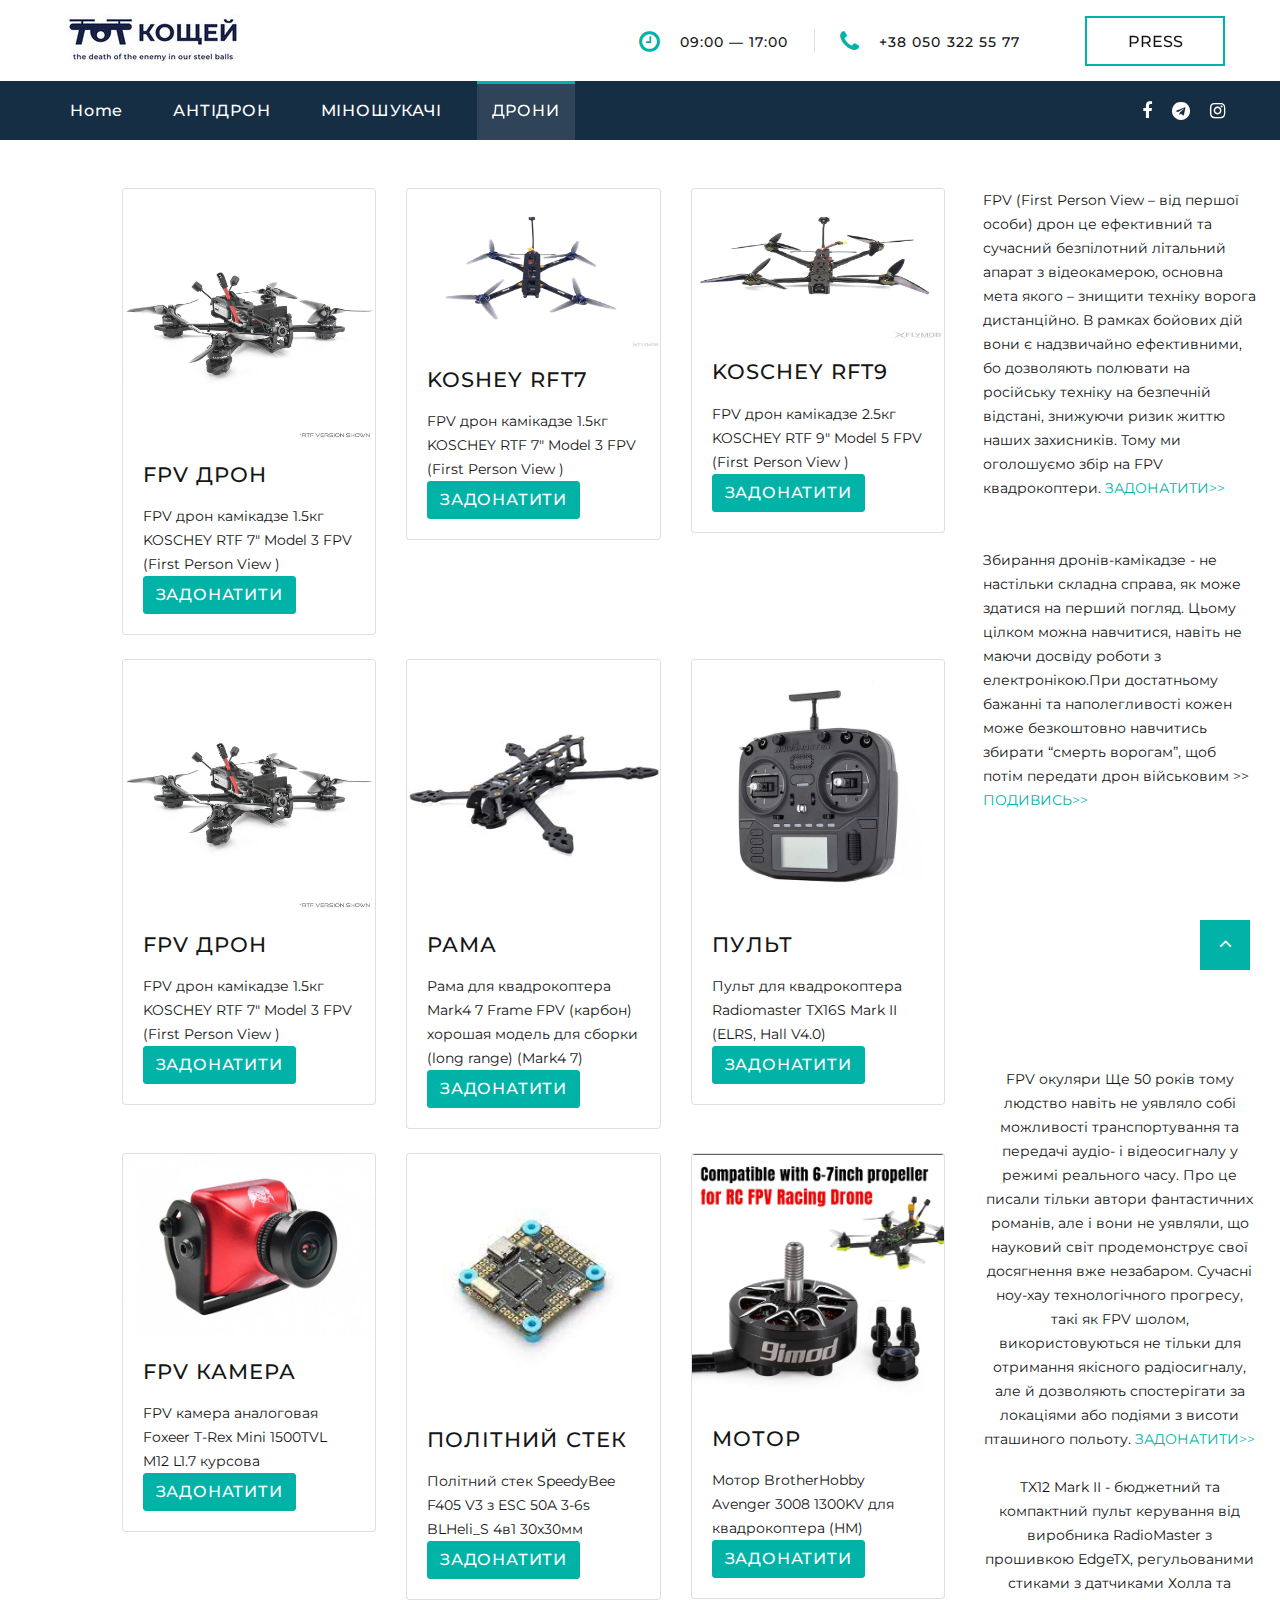
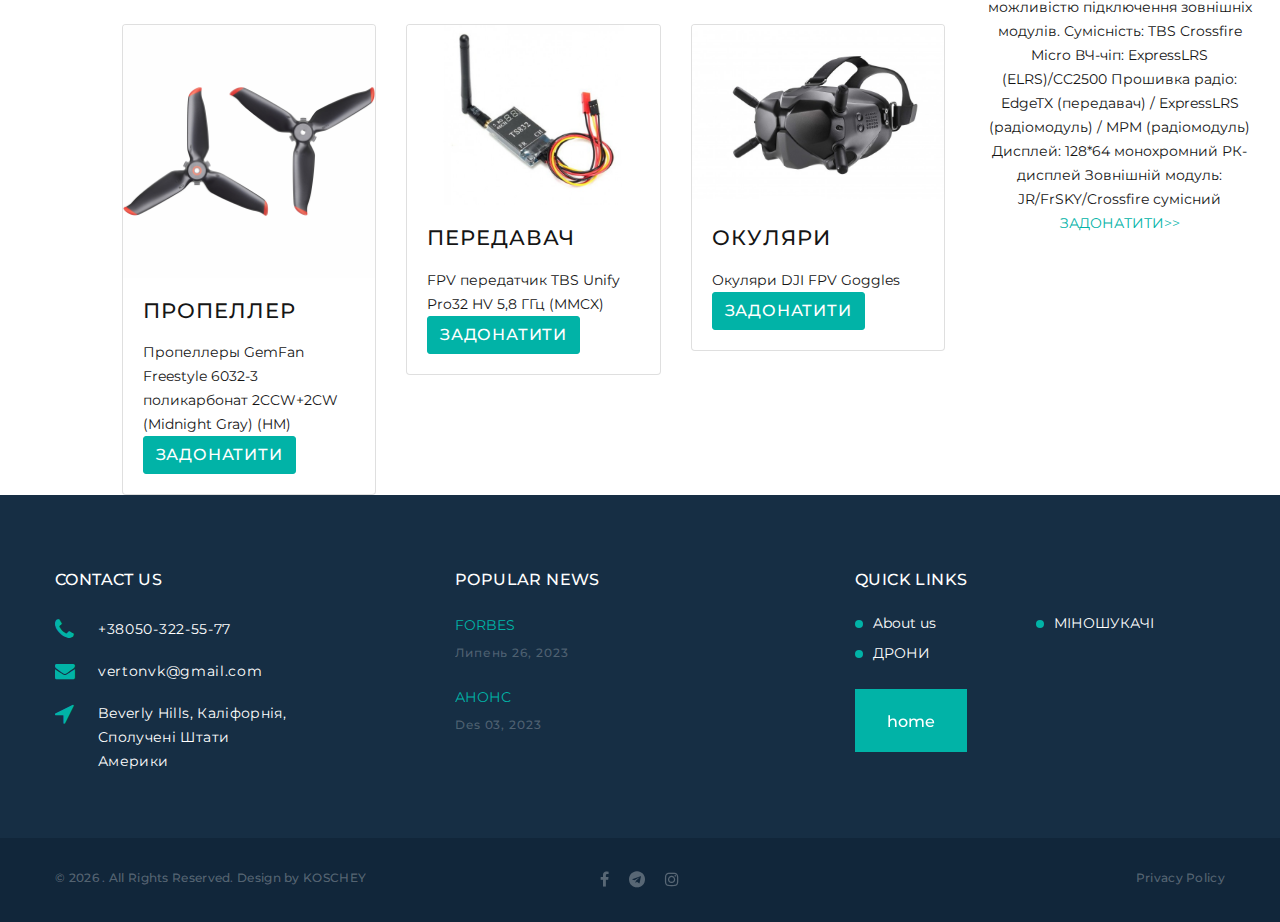
<file: price.html>
<!DOCTYPE html>
<html lang="en">

<head>
  <title>ДРОНИ</title>
  <meta name="format-detection" content="telephone=no">
  <meta name="viewport"
    content="width=device-width, height=device-height, initial-scale=1.0, maximum-scale=1.0, user-scalable=0">
  <meta http-equiv="X-UA-Compatible" content="IE=edge">
  <meta charset="utf-8">
  <link rel="icon" href="images/favicon.ico" type="image/x-icon">
  <!-- Stylesheets-->
  <link rel="stylesheet" type="text/css"
    href="//fonts.googleapis.com/css?family=Montserrat:400,500,600,700%7CPoppins:400%7CTeko:300,400">
  <link rel="stylesheet" href="css/bootstrap.css">
  <link rel="stylesheet" href="css/fonts.css">
  <link rel="stylesheet" href="css/style.css">
  <style>
    .ie-panel {
      display: none;
      background: #212121;
      padding: 10px 0;
      box-shadow: 3px 3px 5px 0 rgba(0, 0, 0, .3);
      clear: both;
      text-align: center;
      position: relative;
      z-index: 1;
    }

    html.ie-10 .ie-panel,
    html.lt-ie-10 .ie-panel {
      display: block;
    }
  </style>
</head>


<body>
  <!-- Page Header-->

  <header class="section page-header">
    <!-- RD Navbar-->
    <div class="rd-navbar-wrap">
      <nav class="rd-navbar rd-navbar-corporate" data-layout="rd-navbar-fixed" data-sm-layout="rd-navbar-fixed"
        data-md-layout="rd-navbar-fixed" data-md-device-layout="rd-navbar-fixed" data-lg-layout="rd-navbar-static"
        data-lg-device-layout="rd-navbar-fixed" data-xl-layout="rd-navbar-static"
        data-xl-device-layout="rd-navbar-static" data-xxl-layout="rd-navbar-static"
        data-xxl-device-layout="rd-navbar-static" data-lg-stick-up-offset="46px" data-xl-stick-up-offset="46px"
        data-xxl-stick-up-offset="106px" data-lg-stick-up="true" data-xl-stick-up="true" data-xxl-stick-up="true">
        <div class="rd-navbar-collapse-toggle rd-navbar-fixed-element-1" data-rd-navbar-toggle=".rd-navbar-collapse">
          <span></span>
        </div>
        <div class="rd-navbar-aside-outer">
          <div class="rd-navbar-aside">
            <!-- RD Navbar Panel-->
            <div class="rd-navbar-panel">
              <!-- RD Navbar Toggle-->
              <button class="rd-navbar-toggle" data-rd-navbar-toggle=".rd-navbar-nav-wrap"><span></span></button>
              <!-- RD Navbar Brand-->
              <div class="rd-navbar-brand">
                <!--Brand--><a class="brand" href="/"><img src="images/logo-default-450x37.png" alt="" /></a>
              </div>
            </div>
            <div class="rd-navbar-aside-right rd-navbar-collapse">
              <ul class="rd-navbar-corporate-contacts">
                <li>
                  <div class="unit unit-spacing-xs">
                    <div class="unit-left"><span class="icon fa fa-clock-o"></span></div>
                    <div class="unit-body">
                      <p>09:00 — 17:00</p>
                    </div>
                  </div>
                </li>
                <li>
                  <div class="unit unit-spacing-xs">
                    <div class="unit-left"><span class="icon fa fa-phone"></span></div>
                    <div class="unit-body"><a class="link-phone" href="tel:#">+38 050 322 55 77</a></div>
                  </div>
                </li>
              </ul><a class="button button-md button-default-outline-2 button-ujarak" href="#">PRESS</a>
            </div>
          </div>
        </div>
        <div class="rd-navbar-main-outer">
          <div class="rd-navbar-main">
            <div class="rd-navbar-nav-wrap">
              <ul class="list-inline list-inline-md rd-navbar-corporate-list-social">
                <li><a class="icon fa fa-facebook" href="https://www.facebook.com/vladimir.kolokolov.5?locale=uk_UA"
                    target="_blank"></a></li>

                <li><a class="icon fa fa-telegram" href="#"></a></li>
                <li><a class="icon fa fa-instagram" href="#"></a></li>
              </ul>
              <!-- RD Navbar Nav-->
              <ul class="rd-navbar-nav">
                <li class="rd-nav-item"><a class="rd-nav-link" href="/">Home</a>
                </li>
                <li class="rd-nav-item"><a class="rd-nav-link" href="antidron.html">АНТІДРОН</a>
                </li>
                <li class="rd-nav-item"><a class="rd-nav-link" href="typography.html">МІНОШУКАЧІ</a>
                </li>
                <li class="rd-nav-item active"><a class="rd-nav-link" href="price.html">ДРОНИ</a>
                </li>
              </ul>
            </div>
          </div>
        </div>
      </nav>
    </div>
  </header>

  <section>
    <div class="container-fluid mt-4">
      <div class="row">
        <div class="col-lg-1"></div>

        <!-- card section -->

        <div class="col-lg-8 col-md-12">
          <div class="row">


            <div class="col-lg-4 col-md-6 mt-4">
              <div class="card">
                <img src="image/pricefpv.png" class="card-img-top" alt="dronfpv" />
                <div class="card-body">
                  <h5 class="card-title">FPV ДРОН</h5>
                  <p class="card-text">
                    FPV дрон камікадзе 1.5кг KOSCHEY RTF 7" Model 3 FPV (First Person View )
                  </p>
                  <a href="https://send.monobank.ua/jar/78S16vcvuR" target="_blank"
                    class="btn btn-primary">ЗАДОНАТИТИ</a>
                </div>
              </div>
            </div>

            <div class="col-lg-4 col-md-6 mt-4">
              <div class="card">
                <img src="images/fpvrft1.jpeg" class="card-img-top" alt="rft7" />
                <div class="card-body">
                  <h5 class="card-title">KOSHEY RFT7</h5>
                  <p class="card-text">
                    FPV дрон камікадзе 1.5кг KOSCHEY RTF 7" Model 3 FPV (First Person View )
                  </p>
                  <a href="https://send.monobank.ua/jar/78S16vcvuR" target="_blank"
                    class="btn btn-primary">ЗАДОНАТИТИ</a>
                </div>
              </div>
            </div>
            <div class="col-lg-4 col-md-6 mt-4">
              <div class="card">
                <img src="images/rft2.jpeg" class="card-img-top" alt="rft2" />
                <div class="card-body">
                  <h5 class="card-title">KOSCHEY RFT9</h5>
                  <p class="card-text">
                    FPV дрон камікадзе 2.5кг KOSCHEY RTF 9" Model 5 FPV (First Person View )


                  </p>
                  <a href="https://send.monobank.ua/jar/78S16vcvuR" target="_blank"
                    class="btn btn-primary">ЗАДОНАТИТИ</a>
                </div>
              </div>
            </div>

            <div class="col-lg-4 col-md-6 mt-4">
              <div class="card">
                <img src="image/pricefpv.png" class="card-img-top" alt="dronfpv" />
                <div class="card-body">
                  <h5 class="card-title">FPV ДРОН</h5>
                  <p class="card-text">
                    FPV дрон камікадзе 1.5кг KOSCHEY RTF 7" Model 3 FPV (First Person View )
                  </p>
                  <a href="https://send.monobank.ua/jar/78S16vcvuR" target="_blank"
                    class="btn btn-primary">ЗАДОНАТИТИ</a>
                </div>
              </div>
            </div>

            <div class="col-lg-4 col-md-6 mt-4">
              <div class="card">
                <img src="image/body.jpeg" class="card-img-top" alt="body" />
                <div class="card-body">
                  <h5 class="card-title">РАМА</h5>
                  <p class="card-text">
                    Рама для квадрокоптера Mark4 7 Frame FPV (карбон) хорошая модель для сборки
                    (long range) (Mark4 7)
                  </p>
                  <a href="https://send.monobank.ua/jar/78S16vcvuR" target="_blank"
                    class="btn btn-primary">ЗАДОНАТИТИ</a>
                </div>
              </div>
            </div>
            <div class="col-lg-4 col-md-6 mt-4">
              <div class="card">
                <img src="image/pult.png" class="card-img-top" alt="pult" />
                <div class="card-body">
                  <h5 class="card-title">ПУЛЬТ</h5>
                  <p class="card-text">
                    Пульт для квадрокоптера Radiomaster TX16S Mark II (ELRS, Hall V4.0)


                  </p>
                  <a href="https://send.monobank.ua/jar/78S16vcvuR" target="_blank"
                    class="btn btn-primary">ЗАДОНАТИТИ</a>
                </div>
              </div>
            </div>

            <div class="col-lg-4 col-md-6 mt-4">
              <div class="card">
                <img src="image/camera.jpeg" class="card-img-top" alt="cam" />
                <div class="card-body">
                  <h5 class="card-title">FPV КАМЕРА</h5>
                  <p class="card-text">
                    FPV камера аналоговая Foxeer T-Rex Mini 1500TVL M12 L1.7 курсова
                  </p>
                  <a href="https://send.monobank.ua/jar/78S16vcvuR" target="_blank"
                    class="btn btn-primary">ЗАДОНАТИТИ</a>
                </div>
              </div>
            </div>
            <div class="col-lg-4 col-md-6 mt-4">
              <div class="card">
                <img src="image/contr.jpeg" class="card-img-top" alt="contr" />
                <div class="card-body">
                  <h5 class="card-title">ПОЛІТНИЙ СТЕК</h5>
                  <p class="card-text">
                    Політний стек SpeedyBee F405 V3 з ESC 50A 3-6s BLHeli_S 4в1 30x30мм
                  </p>
                  <a href="https://send.monobank.ua/jar/78S16vcvuR" target="_parent"
                    class="btn btn-primary">ЗАДОНАТИТИ</a>
                </div>
              </div>
            </div>

            <div class="col-lg-4 col-md-6 mt-4">
              <div class="card">
                <img src="image/motor.png" class="card-img-top" alt="motor" />
                <div class="card-body">
                  <h5 class="card-title">МОТОР</h5>
                  <p class="card-text">

                    Мотор BrotherHobby Avenger 3008 1300KV для квадрокоптера (HM)
                  </p>
                  <a href="https://send.monobank.ua/jar/78S16vcvuR" target="_blank"
                    class="btn btn-primary">ЗАДОНАТИТИ</a>
                </div>
              </div>
            </div>
            <div class="col-lg-4 col-md-6 mt-4">
              <div class="card">
                <img src="image/vent.jpeg" class="card-img-top" alt="vent" />
                <div class="card-body">
                  <h5 class="card-title">ПРОПЕЛЛЕР</h5>
                  <p class="card-text">
                    Пропеллеры GemFan Freestyle 6032-3 поликарбонат 2CCW+2CW (Midnight Gray) (HM)
                  </p>
                  <a href="https://send.monobank.ua/jar/78S16vcvuR" target="_blank"
                    class="btn btn-primary">ЗАДОНАТИТИ</a>
                </div>
              </div>
            </div>
            <div class="col-lg-4 col-md-6 mt-4">
              <div class="card">
                <img src="image/videoout.jpeg" class="card-img-top" alt="video" />
                <div class="card-body">
                  <h5 class="card-title">ПЕРЕДАВАЧ</h5>
                  <p class="card-text">
                    FPV передатчик TBS Unify Pro32 HV 5,8 ГГц (MMCX)
                  </p>
                  <a href="https://send.monobank.ua/jar/78S16vcvuR" target="_blank"
                    class="btn btn-primary">ЗАДОНАТИТИ</a>
                </div>
              </div>
            </div>
            <div class="col-lg-4 col-md-6 mt-4">
              <div class="card">
                <img src="image/vision.jpeg" class="card-img-top" alt="vision" />
                <div class="card-body">
                  <h5 class="card-title">ОКУЛЯРИ</h5>
                  <p class="card-text">
                    Окуляри DJI FPV Goggles
                  </p>
                  <a href="https://send.monobank.ua/jar/78S16vcvuR" target="_blank"
                    class="btn btn-primary">ЗАДОНАТИТИ</a>
                </div>
              </div>
            </div>
          </div>
        </div>
        <!-- right panel -->
        <div class="col-lg-3 col-md-12">
          <div class="row px-2">
            <div class="col-lg-12 sidebar my-4">
              <p>
                FPV (First Person View – від першої особи) дрон це ефективний та сучасний безпілотний
                літальний апарат з відеокамерою, основна мета якого – знищити техніку ворога
                дистанційно. В рамках бойових дій вони є надзвичайно ефективними, бо дозволяють полювати
                на російську техніку на безпечній відстані, знижуючи ризик життю наших захисників. Тому
                ми оголошуємо збір на FPV квадрокоптери.
                <a href="https://send.monobank.ua/jar/78S16vcvuR" target="_blank">ЗАДОНАТИТИ>></a>
              </p>
            </div>
            <div class="col-lg-12 sidebar my-4">
              <p>
                Збирання дронів-камікадзе - не настільки складна справа, як може здатися на перший
                погляд. Цьому цілком можна навчитися, навіть не маючи досвіду роботи з електронікою.При
                достатньому бажанні та наполегливості кожен може безкоштовно навчитись збирати “смерть
                ворогам”, щоб потім передати дрон військовим >>
                <a href="https://www.youtube.com/watch?v=75SbiwqW7DM&t=33s" target="_blank">ПОДИВИСЬ>></a>
              </p>
            </div>
            <div align="center"><iframe width="300" height="200" src="https://www.youtube.com/embed/t-ZYPQvckL4"
                title="YouTube video player" frameborder="0"
                allow="accelerometer; autoplay; clipboard-write; encrypted-media; gyroscope; picture-in-picture; web-share"
                allowfullscreen=""></iframe>
              <div class="col-lg-12 sidebar my-4">
                <p>
                  FPV окуляри
                  Ще 50 років тому людство навіть не уявляло собі можливості транспортування та передачі
                  аудіо- і відеосигналу у режимі реального часу. Про це писали тільки автори фантастичних
                  романів, але і вони не уявляли, що науковий світ продемонструє свої досягнення вже
                  незабаром. Сучасні ноу-хау технологічного прогресу, такі як FPV шолом, використовуються
                  не тільки для отримання якісного радіосигналу, але й дозволяють спостерігати за
                  локаціями або подіями з висоти пташиного польоту.


                  <a href="https://send.monobank.ua/jar/78S16vcvuR" target="_blank">ЗАДОНАТИТИ>></a>
                </p>
              </div>
              <div class="col-lg-12 sidebar my-4">
                <p>
                  TX12 Mark II - бюджетний та компактний пульт керування від виробника RadioMaster з
                  прошивкою EdgeTX, регульованими стиками з датчиками Холла та можливістю підключення
                  зовнішніх модулів.

                  Сумісність: TBS Crossfire Micro
                  ВЧ-чіп: ExpressLRS (ELRS)/CC2500
                  Прошивка радіо: EdgeTX (передавач) / ExpressLRS (радіомодуль) / MPM (радіомодуль)
                  Дисплей: 128*64 монохромний РК-дисплей
                  Зовнішній модуль: JR/FrSKY/Crossfire сумісний
                  <a href="https://send.monobank.ua/jar/78S16vcvuR" target="_blank">ЗАДОНАТИТИ>></a>
                </p>
              </div>

              <div align="center"><iframe width="300" height="200" src="https://www.youtube.com/embed/q52Lbj4VqTU"
                  title="YouTube video player" frameborder="0"
                  allow="accelerometer; autoplay; clipboard-write; encrypted-media; gyroscope; picture-in-picture; web-share"
                  allowfullscreen=""></iframe>
              </div>
            </div>
          </div>
        </div>
      </div>
  </section>

  <!-- Page Footer-->
  <footer class="section footer-corporate context-dark">
    <div class="footer-corporate-inset">
      <div class="container">
        <div class="row row-40 justify-content-lg-between">
          <div class="col-sm-6 col-md-12 col-lg-3 col-xl-4">
            <div class="oh-desktop">
              <div class="wow slideInRight" data-wow-delay="0s">
                <h6 class="text-spacing-100 text-uppercase">Contact us</h6>
                <ul class="footer-contacts d-inline-block d-sm-block">
                  <li>
                    <div class="unit">
                      <div class="unit-left"><span class="icon fa fa-phone"></span></div>
                      <div class="unit-body"><a class="link-phone" href="tel:#">+38050-322-55-77</a></div>
                    </div>
                  </li>
                  <li>
                    <div class="unit">
                      <div class="unit-left"><span class="icon fa fa-envelope"></span></div>
                      <div class="unit-body"><a class="link-aemail" href="mailto:#">vertonvk@gmail.com</a></div>
                    </div>
                  </li>
                  <li>
                    <div class="unit">
                      <div class="unit-left"><span class="icon fa fa-location-arrow"></span></div>
                      <div class="unit-body"><a class="link-location"
                          href="https://www.google.com/maps/place/%D0%A6%D0%B5%D0%BD%D1%82%D1%80+%D0%93%D0%B5%D1%82%D1%82%D1%96/@33.9820591,-118.5239983,11.74z/data=!4m15!1m8!3m7!1s0x80c2bc04d6d147ab:0xd6c7c379fd081ed1!2z0JHQtdCy0LXRgNC70ZYt0JPRltC70LvQtywg0JrQsNC70ZbRhNC-0YDQvdGW0Y8sINCh0L_QvtC70YPRh9C10L3RliDQqNGC0LDRgtC4INCQ0LzQtdGA0LjQutC4!3b1!8m2!3d34.0736204!4d-118.4003563!16zL20vMGswNDk!3m5!1s0x80c2bcd74227366f:0xda784a5a15aaaa25!8m2!3d34.0780358!4d-118.4740954!16zL20vMDFtdmw2?entry=ttu">Beverly
                          Hills, Каліфорнія, Сполучені Штати Америки
                        </a></div>
                    </div>
                  </li>
                </ul>
              </div>
            </div>
          </div>
          <div class="col-sm-6 col-md-5 col-lg-3 col-xl-4">
            <div class="oh-desktop">
              <div class="wow slideInDown" data-wow-delay="0s">
                <h6 class="text-spacing-100 text-uppercase">Popular news</h6>
                <!-- Post Minimal 2-->
                <article class="post post-minimal-2">
                  <p class="post-minimal-2-title"><a
                      href="https://forbes.ua/war-in-ukraine/shtuchniy-intelekt-i-viyna-yak-rosiyske-vtorgnennya-spriyae-zbilshennyu-roli-shi-u-vedenni-boyovikh-diy-rozvidka-wp-26072023-15052"
                      target="_blank">FORBES</a></p>
                  <div class="post-minimal-2-time">
                    <time datetime="2019-05-04">Липень 26, 2023</time>
                  </div>
                </article>
                <!-- Post Minimal 2-->
                <article class="post post-minimal-2">
                  <p class="post-minimal-2-title"><a href="#"> АНОНС</a>
                  </p>
                  <div class="post-minimal-2-time">
                    <time datetime="2023-12-03">Des 03, 2023</time>
                  </div>
                </article>
              </div>
            </div>
          </div>
          <div class="col-sm-11 col-md-7 col-lg-5 col-xl-4">
            <div class="oh-desktop">
              <div class="wow slideInLeft" data-wow-delay="0s">
                <h6 class="text-spacing-100 text-uppercase">Quick links</h6>
                <ul class="row-6 list-0 list-marked list-marked-md list-marked-secondary list-custom-2">
                  <li><a href="about.html">About us</a></li>
        
                  <li><a href="price.html">ДРОНИ</a></li>
                  <li><a href="typography.html">МІНОШУКАЧІ</a></li>
                </ul>
                <div class="group-md group-middle justify-content-sm-start"><a
                    class="button button-lg button-primary button-ujarak" href="/">home</a></div>
              </div>
            </div>
          </div>
        </div>
      </div>
    </div>
    <div class="footer-corporate-bottom-panel">
      <div class="container">
        <div class="row justfy-content-xl-space-berween row-10 align-items-md-center2">
          <div class="col-sm-6 col-md-4 text-sm-right text-md-center">
            <div>
              <ul class="list-inline list-inline-sm footer-social-list-2">
                <li><a class="icon fa fa-facebook" href="https://www.facebook.com/groups/198928537540862?locale=uk_UA"></a></li>
                <li><a class="icon fa fa-telegram" href="https://web.telegram.org/k/#@brdprotiv"></a></li>
            
                <li><a class="icon fa fa-instagram" href="https://www.instagram.com/brd24_com/"></a></li>
              </ul>
            </div>
          </div>
          <div class="col-sm-6 col-md-4 order-sm-first">
            <!-- Rights-->
            <p class="rights"><span>&copy;&nbsp;</span><span
                class="copyright-year"></span><span>&nbsp;</span><span></span>. All Rights Reserved. Design
              by <a href="/">KOSCHEY</a></p>
          </div>
          <div class="col-sm-6 col-md-4 text-md-right">
            <p class="rights"><a href="#">Privacy Policy</a></p>
          </div>
        </div>
      </div>
    </div>
  </footer>
  </div>
  <!-- Global Mailform Output-->
  <div class="snackbars" id="form-output-global"></div>
  <!-- Javascript-->
  <script src="js/core.min.js"></script>
  <script src="js/script.js"></script>
</body>

</html>
</file>
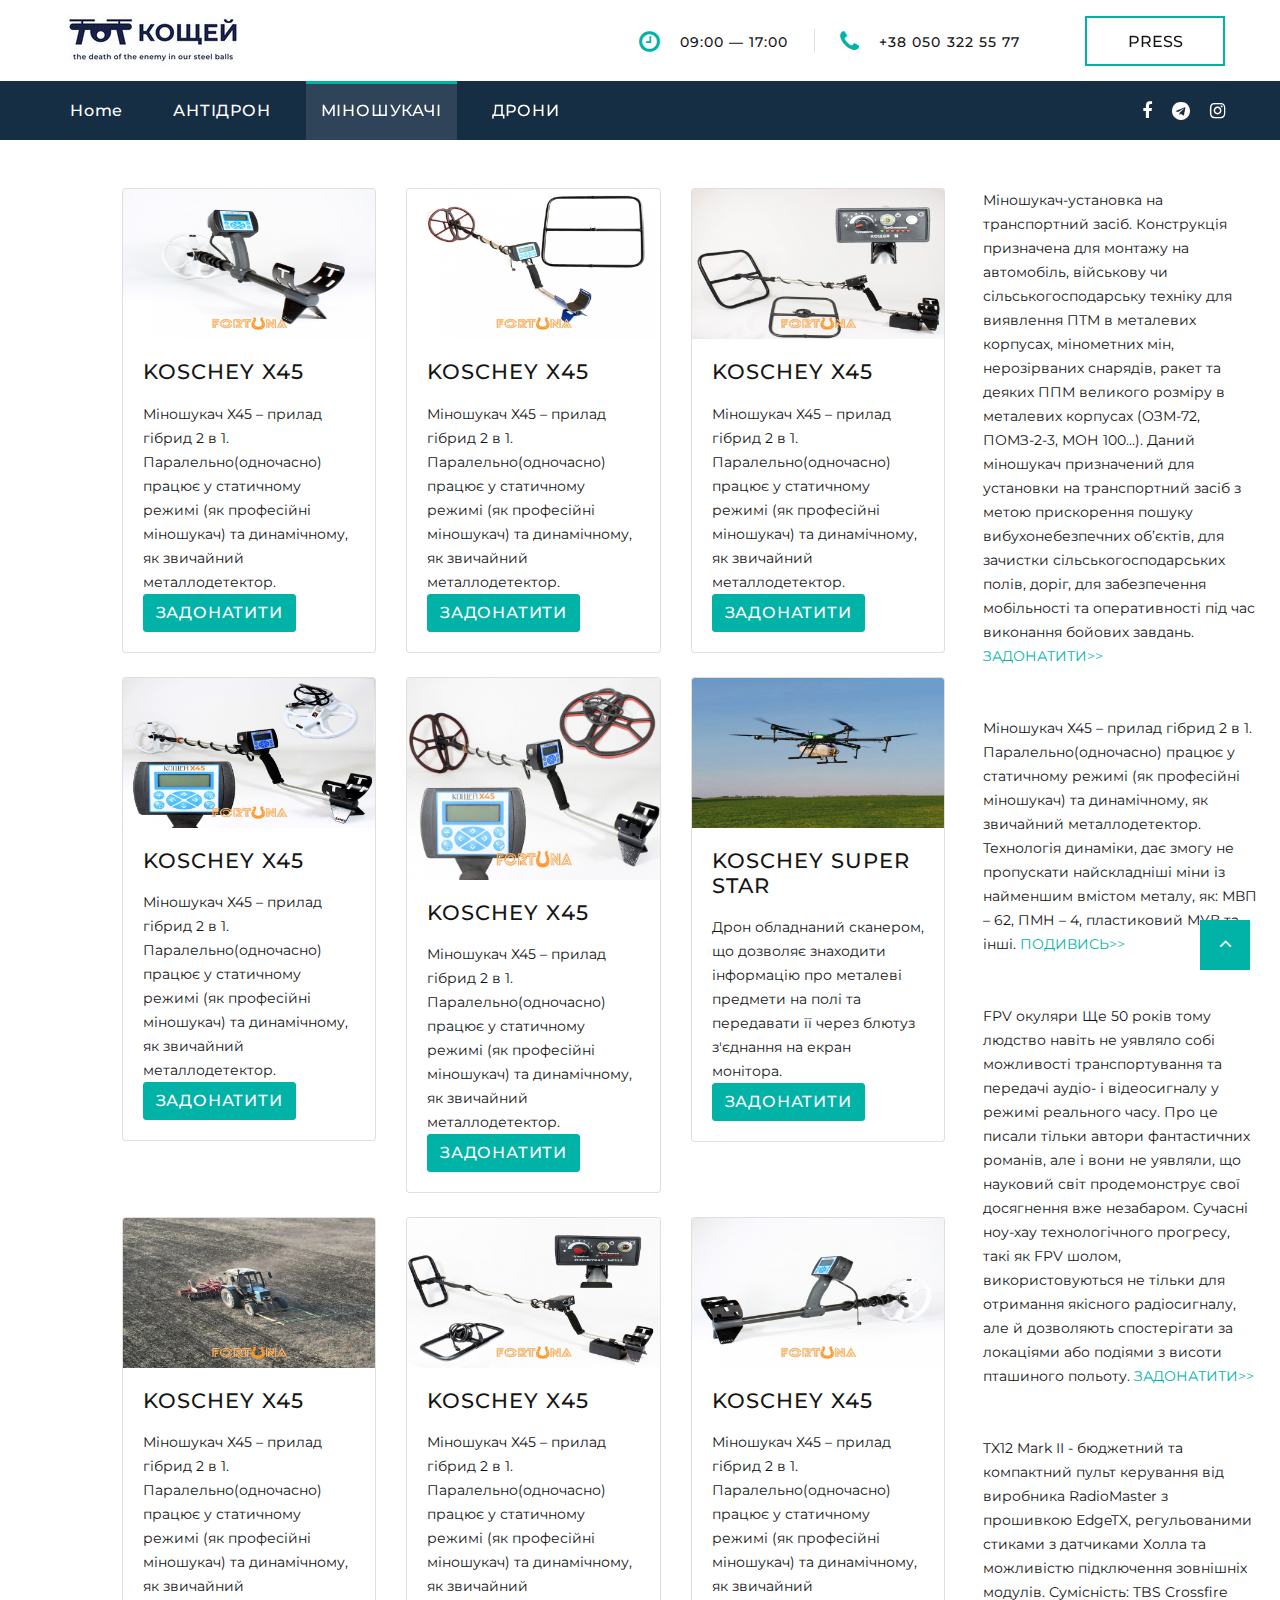
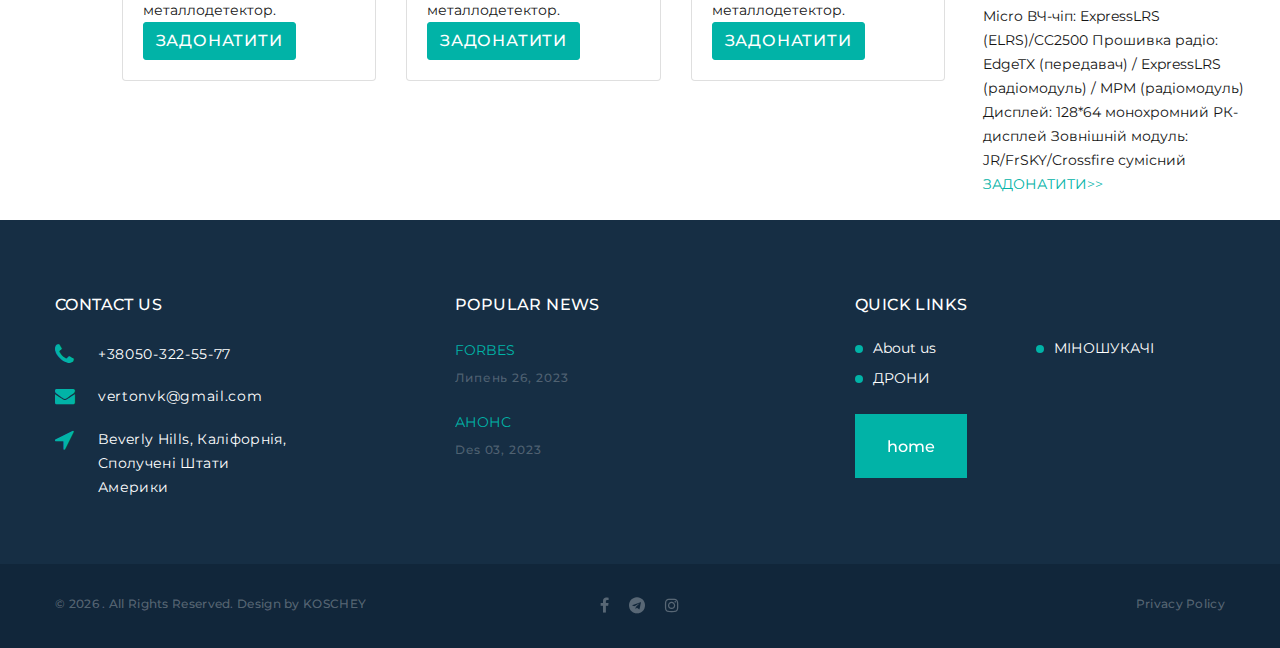
<file: typography.html>
<!DOCTYPE html>
<html lang="en">

<head>
  <title>МІНОШУКАЧІ</title>
  <meta name="format-detection" content="telephone=no">
  <meta name="viewport"
    content="width=device-width, height=device-height, initial-scale=1.0, maximum-scale=1.0, user-scalable=0">
  <meta http-equiv="X-UA-Compatible" content="IE=edge">
  <meta charset="utf-8">
  <link rel="icon" href="images/favicon.ico" type="image/x-icon">
  <!-- Stylesheets-->
  <link rel="stylesheet" type="text/css"
    href="//fonts.googleapis.com/css?family=Montserrat:400,500,600,700%7CPoppins:400%7CTeko:300,400">
  <link rel="stylesheet" href="css/bootstrap.css">
  <link rel="stylesheet" href="css/fonts.css">
  <link rel="stylesheet" href="css/style.css">
  <style>
    .ie-panel {
      display: none;
      background: #212121;
      padding: 10px 0;
      box-shadow: 3px 3px 5px 0 rgba(0, 0, 0, .3);
      clear: both;
      text-align: center;
      position: relative;
      z-index: 1;
    }

    html.ie-10 .ie-panel,
    html.lt-ie-10 .ie-panel {
      display: block;
    }
  </style>
</head>


<body>
  <!-- Page Header-->

  <header class="section page-header">
    <!-- RD Navbar-->
    <div class="rd-navbar-wrap">
      <nav class="rd-navbar rd-navbar-corporate" data-layout="rd-navbar-fixed" data-sm-layout="rd-navbar-fixed"
        data-md-layout="rd-navbar-fixed" data-md-device-layout="rd-navbar-fixed" data-lg-layout="rd-navbar-static"
        data-lg-device-layout="rd-navbar-fixed" data-xl-layout="rd-navbar-static"
        data-xl-device-layout="rd-navbar-static" data-xxl-layout="rd-navbar-static"
        data-xxl-device-layout="rd-navbar-static" data-lg-stick-up-offset="46px" data-xl-stick-up-offset="46px"
        data-xxl-stick-up-offset="106px" data-lg-stick-up="true" data-xl-stick-up="true" data-xxl-stick-up="true">
        <div class="rd-navbar-collapse-toggle rd-navbar-fixed-element-1" data-rd-navbar-toggle=".rd-navbar-collapse">
          <span></span>
        </div>
        <div class="rd-navbar-aside-outer">
          <div class="rd-navbar-aside">
            <!-- RD Navbar Panel-->
            <div class="rd-navbar-panel">
              <!-- RD Navbar Toggle-->
              <button class="rd-navbar-toggle" data-rd-navbar-toggle=".rd-navbar-nav-wrap"><span></span></button>
              <!-- RD Navbar Brand-->
              <div class="rd-navbar-brand">
                <!--Brand--><a class="brand" href="/"><img src="images/logo-default-450x37.png" alt="" /></a>
              </div>
            </div>
            <div class="rd-navbar-aside-right rd-navbar-collapse">
              <ul class="rd-navbar-corporate-contacts">
                <li>
                  <div class="unit unit-spacing-xs">
                    <div class="unit-left"><span class="icon fa fa-clock-o"></span></div>
                    <div class="unit-body">
                      <p>09:00 — 17:00</p>
                    </div>
                  </div>
                </li>
                <li>
                  <div class="unit unit-spacing-xs">
                    <div class="unit-left"><span class="icon fa fa-phone"></span></div>
                    <div class="unit-body"><a class="link-phone" href="tel:#">+38 050 322 55 77</a></div>
                  </div>
                </li>
              </ul><a class="button button-md button-default-outline-2 button-ujarak" href="#">PRESS</a>
            </div>
          </div>
        </div>
        <div class="rd-navbar-main-outer">
          <div class="rd-navbar-main">
            <div class="rd-navbar-nav-wrap">
              <ul class="list-inline list-inline-md rd-navbar-corporate-list-social">
                <li><a class="icon fa fa-facebook" href="https://www.facebook.com/vladimir.kolokolov.5?locale=uk_UA"
                    target="_blank"></a></li>

                <li><a class="icon fa fa-telegram" href="#"></a></li>
                <li><a class="icon fa fa-instagram" href="#"></a></li>
              </ul>
              <!-- RD Navbar Nav-->
              <ul class="rd-navbar-nav">
                <li class="rd-nav-item"><a class="rd-nav-link" href="/">Home</a>
                </li>
                <li class="rd-nav-item"><a class="rd-nav-link" href="antidron.html">АНТІДРОН</a>
                </li>
                <li class="rd-nav-item active"><a class="rd-nav-link" href="typography.html">МІНОШУКАЧІ</a>
                </li>
                <li class="rd-nav-item"><a class="rd-nav-link" href="price.html">ДРОНИ</a>
                </li>
              </ul>
            </div>
          </div>
        </div>
      </nav>
    </div>
  </header>

  <section>
    <div class="container-fluid mt-4">
      <div class="row">
        <div class="col-lg-1"></div>



        <div class="col-lg-8 col-md-12">
          <div class="row">

            <div class="col-lg-4 col-md-6 mt-4">
              <div class="card">
                <img src="images/397de0f32b57f82b609599a22be3a79d.jpeg" class="card-img-top" alt="dronfpv" />
                <div class="card-body">
                  <h5 class="card-title">KOSCHEY X45</h5>
                  <p class="card-text">
                    Міношукач Х45 – прилад гібрид 2 в 1. Паралельно(одночасно) працює у статичному режимі (як професійні
                    міношукач) та динамічному, як звичайний металлодетектор.
                  </p>
                  <a href="https://send.monobank.ua/jar/78S16vcvuR" target="_blank"
                    class="btn btn-primary">ЗАДОНАТИТИ</a>
                </div>
              </div>
            </div>

            <div class="col-lg-4 col-md-6 mt-4">
              <div class="card">
                <img src="images/3f4bbd87b0466471112bbe3c82e9a0fe.jpeg" class="card-img-top" alt="body" />
                <div class="card-body">
                  <h5 class="card-title">KOSCHEY X45</h5>

                  <p class="card-text">
                    Міношукач Х45 – прилад гібрид 2 в 1. Паралельно(одночасно) працює у статичному режимі (як професійні
                    міношукач) та динамічному, як звичайний металлодетектор.
                  </p>
                  <a href="https://send.monobank.ua/jar/78S16vcvuR" target="_blank"
                    class="btn btn-primary">ЗАДОНАТИТИ</a>
                </div>
              </div>
            </div>
            <div class="col-lg-4 col-md-6 mt-4">
              <div class="card">
                <img src="images/6329093e0a7de67611abeb1f8fe7904c.jpeg" class="card-img-top" alt="pult" />
                <div class="card-body">
                  <h5 class="card-title">KOSCHEY X45</h5>
                  <p class="card-text">

                    Міношукач Х45 – прилад гібрид 2 в 1. Паралельно(одночасно) працює у статичному режимі (як професійні
                    міношукач) та динамічному, як звичайний металлодетектор.

                  </p>
                  <a href="https://send.monobank.ua/jar/78S16vcvuR" target="_blank"
                    class="btn btn-primary">ЗАДОНАТИТИ</a>
                </div>
              </div>
            </div>

            <div class="col-lg-4 col-md-6 mt-4">
              <div class="card">
                <img src="images/c4e4fda3ca835a3e61c17233ad4003ab.jpeg" class="card-img-top" alt="cam" />
                <div class="card-body">
                  <h5 class="card-title">KOSCHEY X45</h5>
                  <p class="card-text">
                    Міношукач Х45 – прилад гібрид 2 в 1. Паралельно(одночасно) працює у статичному режимі (як професійні
                    міношукач) та динамічному, як звичайний металлодетектор.
                  </p>
                  <a href="https://send.monobank.ua/jar/78S16vcvuR" target="_blank"
                    class="btn btn-primary">ЗАДОНАТИТИ</a>
                </div>
              </div>
            </div>
            <div class="col-lg-4 col-md-6 mt-4">
              <div class="card">
                <img src="images/c912231260a1cec3d68732800a9a977d.jpeg" class="card-img-top" alt="contr" />
                <div class="card-body">
                  <h5 class="card-title">KOSCHEY X45</h5>
                  <p class="card-text">
                    Міношукач Х45 – прилад гібрид 2 в 1. Паралельно(одночасно) працює у статичному режимі (як професійні
                    міношукач) та динамічному, як звичайний металлодетектор.
                  </p>
                  <a href="https://send.monobank.ua/jar/78S16vcvuR" target="_parent"
                    class="btn btn-primary">ЗАДОНАТИТИ</a>
                </div>
              </div>
            </div>

            <div class="col-lg-4 col-md-6 mt-4">
              <div class="card">
                <img src="images/agro-dron.jpeg" class="card-img-top" alt="motor" />
                <div class="card-body">
                  <h5 class="card-title">KOSCHEY SUPER STAR</h5>
                  <p class="card-text">
                    Дрон обладнаний сканером, що дозволяє знаходити інформацію про металеві предмети на полі та
                    передавати її через блютуз з'єднання на екран монітора.

                  </p>
                  <a href="https://send.monobank.ua/jar/78S16vcvuR" target="_blank"
                    class="btn btn-primary">ЗАДОНАТИТИ</a>
                </div>
              </div>
            </div>
            <div class="col-lg-4 col-md-6 mt-4">
              <div class="card">
                <img src="images/80e6ca5e549d05162e1cbacbd0acf6c6.jpeg" class="card-img-top" alt="vent" />
                <div class="card-body">
                  <h5 class="card-title">KOSCHEY X45</h5>
                  <p class="card-text">
                    Міношукач Х45 – прилад гібрид 2 в 1. Паралельно(одночасно) працює у статичному режимі (як професійні
                    міношукач) та динамічному, як звичайний металлодетектор.
                  </p>
                  <a href="https://send.monobank.ua/jar/78S16vcvuR" target="_blank"
                    class="btn btn-primary">ЗАДОНАТИТИ</a>
                </div>
              </div>
            </div>
            <div class="col-lg-4 col-md-6 mt-4">
              <div class="card">
                <img src="images/9bfa355363ddd319e510783153f25c88.jpeg" class="card-img-top" alt="video" />
                <div class="card-body">
                  <h5 class="card-title">KOSCHEY X45</h5>
                  <p class="card-text">
                    Міношукач Х45 – прилад гібрид 2 в 1. Паралельно(одночасно) працює у статичному режимі (як професійні
                    міношукач) та динамічному, як звичайний металлодетектор.
                  </p>
                  <a href="https://send.monobank.ua/jar/78S16vcvuR" target="_blank"
                    class="btn btn-primary">ЗАДОНАТИТИ</a>
                </div>
              </div>
            </div>
            <div class="col-lg-4 col-md-6 mt-4">
              <div class="card">
                <img src="images/04c29c158dabceacd6e9cb3493335e94.jpeg" class="card-img-top" alt="vision" />
                <div class="card-body">
                  <h5 class="card-title">KOSCHEY X45</h5>
                  <p class="card-text">
                    Міношукач Х45 – прилад гібрид 2 в 1. Паралельно(одночасно) працює у статичному режимі (як професійні
                    міношукач) та динамічному, як звичайний металлодетектор.
                  </p>
                  <a href="https://send.monobank.ua/jar/78S16vcvuR" target="_blank"
                    class="btn btn-primary">ЗАДОНАТИТИ</a>
                </div>
              </div>
            </div>
          </div>
        </div>

        <div class="col-lg-3 col-md-12">
          <div class="row px-2">
            <div class="col-lg-12 sidebar my-4">
              <p>
                Міношукач-установка на транспортний засіб. Конструкція призначена для монтажу на автомобіль, військову
                чи сільськогосподарську техніку для виявлення ПТМ в металевих корпусах, мінометних мін, нерозірваних
                снарядів, ракет та деяких ППМ великого розміру в металевих корпусах (ОЗМ-72, ПОМЗ-2-3, МОН 100…). Даний
                міношукач призначений для установки на транспортний засіб з метою прискорення пошуку вибухонебезпечних
                об’єктів, для зачистки сільськогосподарських полів, доріг, для забезпечення мобільності та оперативності
                під час виконання бойових завдань.

                <a href="https://send.monobank.ua/jar/78S16vcvuR" target="_blank">ЗАДОНАТИТИ>></a>
              </p>
            </div>
            <div class="col-lg-12 sidebar my-4">
              <p>
                Міношукач Х45 – прилад гібрид 2 в 1. Паралельно(одночасно) працює у статичному режимі (як професійні
                міношукач) та динамічному, як звичайний металлодетектор.

                Технологія динаміки, дає змогу не пропускати найскладніші міни із найменшим вмістом металу, як: МВП –
                62, ПМН – 4, пластиковий МУВ та інші.
                <a href="https://www.youtube.com/watch?v=RLuZFzpmNU8&t=1s" target="_blank">ПОДИВИСЬ>></a>
              </p>
            </div>
            <div class="col-lg-12 sidebar my-4">
              <p>
                FPV окуляри
                Ще 50 років тому людство навіть не уявляло собі можливості транспортування та передачі
                аудіо- і відеосигналу у режимі реального часу. Про це писали тільки автори фантастичних
                романів, але і вони не уявляли, що науковий світ продемонструє свої досягнення вже
                незабаром. Сучасні ноу-хау технологічного прогресу, такі як FPV шолом, використовуються
                не тільки для отримання якісного радіосигналу, але й дозволяють спостерігати за
                локаціями або подіями з висоти пташиного польоту.


                <a href="https://send.monobank.ua/jar/78S16vcvuR" target="_blank">ЗАДОНАТИТИ>></a>
              </p>
            </div>
            <div class="col-lg-12 sidebar my-4">
              <p>
                TX12 Mark II - бюджетний та компактний пульт керування від виробника RadioMaster з
                прошивкою EdgeTX, регульованими стиками з датчиками Холла та можливістю підключення
                зовнішніх модулів.

                Сумісність: TBS Crossfire Micro
                ВЧ-чіп: ExpressLRS (ELRS)/CC2500
                Прошивка радіо: EdgeTX (передавач) / ExpressLRS (радіомодуль) / MPM (радіомодуль)
                Дисплей: 128*64 монохромний РК-дисплей
                Зовнішній модуль: JR/FrSKY/Crossfire сумісний
                <a href="https://send.monobank.ua/jar/78S16vcvuR" target="_blank">ЗАДОНАТИТИ>></a>
              </p>
            </div>
          </div>
        </div>
      </div>
    </div>
  </section>

  <!-- Page Footer-->
  <footer class="section footer-corporate context-dark">
    <div class="footer-corporate-inset">
      <div class="container">
        <div class="row row-40 justify-content-lg-between">
          <div class="col-sm-6 col-md-12 col-lg-3 col-xl-4">
            <div class="oh-desktop">
              <div class="wow slideInRight" data-wow-delay="0s">
                <h6 class="text-spacing-100 text-uppercase">Contact us</h6>
                <ul class="footer-contacts d-inline-block d-sm-block">
                  <li>
                    <div class="unit">
                      <div class="unit-left"><span class="icon fa fa-phone"></span></div>
                      <div class="unit-body"><a class="link-phone" href="tel:#">+38050-322-55-77</a></div>
                    </div>
                  </li>
                  <li>
                    <div class="unit">
                      <div class="unit-left"><span class="icon fa fa-envelope"></span></div>
                      <div class="unit-body"><a class="link-aemail" href="mailto:#">vertonvk@gmail.com</a></div>
                    </div>
                  </li>
                  <li>
                    <div class="unit">
                      <div class="unit-left"><span class="icon fa fa-location-arrow"></span></div>
                      <div class="unit-body"><a class="link-location"
                          href="https://www.google.com/maps/place/%D0%A6%D0%B5%D0%BD%D1%82%D1%80+%D0%93%D0%B5%D1%82%D1%82%D1%96/@33.9820591,-118.5239983,11.74z/data=!4m15!1m8!3m7!1s0x80c2bc04d6d147ab:0xd6c7c379fd081ed1!2z0JHQtdCy0LXRgNC70ZYt0JPRltC70LvQtywg0JrQsNC70ZbRhNC-0YDQvdGW0Y8sINCh0L_QvtC70YPRh9C10L3RliDQqNGC0LDRgtC4INCQ0LzQtdGA0LjQutC4!3b1!8m2!3d34.0736204!4d-118.4003563!16zL20vMGswNDk!3m5!1s0x80c2bcd74227366f:0xda784a5a15aaaa25!8m2!3d34.0780358!4d-118.4740954!16zL20vMDFtdmw2?entry=ttu">Beverly
                          Hills, Каліфорнія, Сполучені Штати Америки
                        </a></div>
                    </div>
                  </li>
                </ul>
              </div>
            </div>
          </div>
          <div class="col-sm-6 col-md-5 col-lg-3 col-xl-4">
            <div class="oh-desktop">
              <div class="wow slideInDown" data-wow-delay="0s">
                <h6 class="text-spacing-100 text-uppercase">Popular news</h6>
                <!-- Post Minimal 2-->
                <article class="post post-minimal-2">
                  <p class="post-minimal-2-title"><a
                      href="https://forbes.ua/war-in-ukraine/shtuchniy-intelekt-i-viyna-yak-rosiyske-vtorgnennya-spriyae-zbilshennyu-roli-shi-u-vedenni-boyovikh-diy-rozvidka-wp-26072023-15052"
                      target="_blank">FORBES</a></p>
                  <div class="post-minimal-2-time">
                    <time datetime="2019-05-04">Липень 26, 2023</time>
                  </div>
                </article>
                <!-- Post Minimal 2-->
                <article class="post post-minimal-2">
                  <p class="post-minimal-2-title"><a href="#"> АНОНС</a>
                  </p>
                  <div class="post-minimal-2-time">
                    <time datetime="2023-12-03">Des 03, 2023</time>
                  </div>
                </article>
              </div>
            </div>
          </div>
          <div class="col-sm-11 col-md-7 col-lg-5 col-xl-4">
            <div class="oh-desktop">
              <div class="wow slideInLeft" data-wow-delay="0s">
                <h6 class="text-spacing-100 text-uppercase">Quick links</h6>
                <ul class="row-6 list-0 list-marked list-marked-md list-marked-secondary list-custom-2">
                  <li><a href="about.html">About us</a></li>

                  <li><a href="price.html">ДРОНИ</a></li>
                  <li><a href="typography.html">МІНОШУКАЧІ</a></li>
                </ul>
                <div class="group-md group-middle justify-content-sm-start"><a
                    class="button button-lg button-primary button-ujarak" href="/">home</a></div>
              </div>
            </div>
          </div>
        </div>
      </div>
    </div>
    <div class="footer-corporate-bottom-panel">
      <div class="container">
        <div class="row justfy-content-xl-space-berween row-10 align-items-md-center2">
          <div class="col-sm-6 col-md-4 text-sm-right text-md-center">
            <div>
              <ul class="list-inline list-inline-sm footer-social-list-2">
                <li><a class="icon fa fa-facebook"
                    href="https://www.facebook.com/groups/198928537540862?locale=uk_UA"></a></li>
                <li><a class="icon fa fa-telegram" href="https://web.telegram.org/k/#@brdprotiv"></a></li>

                <li><a class="icon fa fa-instagram" href="https://www.instagram.com/brd24_com/"></a></li>
              </ul>
            </div>
          </div>
          <div class="col-sm-6 col-md-4 order-sm-first">
            <!-- Rights-->
            <p class="rights"><span>&copy;&nbsp;</span><span
                class="copyright-year"></span><span>&nbsp;</span><span></span>. All Rights Reserved. Design
              by <a href="/">KOSCHEY</a></p>
          </div>
          <div class="col-sm-6 col-md-4 text-md-right">
            <p class="rights"><a href="#">Privacy Policy</a></p>
          </div>
        </div>
      </div>
    </div>
  </footer>
  </div>

  <div class="snackbars" id="form-output-global"></div>
  <!-- Javascript-->
  <script src="js/core.min.js"></script>
  <script src="js/script.js"></script>
</body>

</html>
</file>
<file: css/fonts.css>
/*
*
* Fonts
*//*
*
* Font Awesome Icons 4.7.0
* --------------------------------------------------
*/@font-face {	font-family: 'FontAwesome';	src: url("../fonts/fontawesome-webfont.eot?v=4.7.0");	src: url("../fonts/fontawesome-webfont.eot?#iefix&v=4.7.0") format("embedded-opentype"), url("../fonts/fontawesome-webfont.woff2?v=4.7.0") format("woff2"), url("../fonts/fontawesome-webfont.woff?v=4.7.0") format("woff"), url("../fonts/fontawesome-webfont.ttf?v=4.7.0") format("truetype"), url("../fonts/fontawesome-webfont.svg?v=4.7.0#fontawesomeregular") format("svg");	font-weight: normal;	font-style: normal;}.fa {	display: inline-block;	font-family: 'FontAwesome';	font-size: inherit;	text-rendering: auto;	-webkit-font-smoothing: antialiased;	-moz-osx-font-smoothing: grayscale;}[class*='fa-']:before {	font-weight: 400;	font-family: 'FontAwesome';}/* makes the font 33% larger relative to the icon container */.fa-lg {	font-size: 1.33333333em;	line-height: 0.75em;	vertical-align: -15%;}.fa-2x {	font-size: 2em;}.fa-3x {	font-size: 3em;}.fa-4x {	font-size: 4em;}.fa-5x {	font-size: 5em;}.fa-fw {	width: 1.28571429em;	text-align: center;}.fa-ul {	padding-left: 0;	margin-left: 2.14285714em;	list-style-type: none;}.fa-ul > li {	position: relative;}.fa-li {	position: absolute;	left: -2.14285714em;	width: 2.14285714em;	top: 0.14285714em;	text-align: center;}.fa-li.fa-lg {	left: -1.85714286em;}.fa-border {	padding: .2em .25em .15em;	border: solid 0.08em #eeeeee;	border-radius: .1em;}.fa-pull-left {	float: left;}.fa-pull-right {	float: right;}.fa.fa-pull-left {	margin-right: .3em;}.fa.fa-pull-right {	margin-left: .3em;}/* Deprecated as of 4.4.0 */.pull-right {	float: right;}.pull-left {	float: left;}.fa.pull-left {	margin-right: .3em;}.fa.pull-right {	margin-left: .3em;}.fa-spin {	-webkit-animation: fa-spin 2s infinite linear;	animation: fa-spin 2s infinite linear;}.fa-pulse {	-webkit-animation: fa-spin 1s infinite steps(8);	animation: fa-spin 1s infinite steps(8);}@-webkit-keyframes fa-spin {	0% {		-webkit-transform: rotate(0deg);		transform: rotate(0deg);	}	100% {		-webkit-transform: rotate(359deg);		transform: rotate(359deg);	}}@keyframes fa-spin {	0% {		-webkit-transform: rotate(0deg);		transform: rotate(0deg);	}	100% {		-webkit-transform: rotate(359deg);		transform: rotate(359deg);	}}.fa-rotate-90 {	-ms-filter: "progid:DXImageTransform.Microsoft.BasicImage(rotation=1)";	-webkit-transform: rotate(90deg);	-ms-transform: rotate(90deg);	transform: rotate(90deg);}.fa-rotate-180 {	-ms-filter: "progid:DXImageTransform.Microsoft.BasicImage(rotation=2)";	-webkit-transform: rotate(180deg);	-ms-transform: rotate(180deg);	transform: rotate(180deg);}.fa-rotate-270 {	-ms-filter: "progid:DXImageTransform.Microsoft.BasicImage(rotation=3)";	-webkit-transform: rotate(270deg);	-ms-transform: rotate(270deg);	transform: rotate(270deg);}.fa-flip-horizontal {	-ms-filter: "progid:DXImageTransform.Microsoft.BasicImage(rotation=0, mirror=1)";	-webkit-transform: scale(-1, 1);	-ms-transform: scale(-1, 1);	transform: scale(-1, 1);}.fa-flip-vertical {	-ms-filter: "progid:DXImageTransform.Microsoft.BasicImage(rotation=2, mirror=1)";	-webkit-transform: scale(1, -1);	-ms-transform: scale(1, -1);	transform: scale(1, -1);}:root .fa-rotate-90,:root .fa-rotate-180,:root .fa-rotate-270,:root .fa-flip-horizontal,:root .fa-flip-vertical {	filter: none;}.fa-stack {	position: relative;	display: inline-block;	width: 2em;	height: 2em;	line-height: 2em;	vertical-align: middle;}.fa-stack-1x,.fa-stack-2x {	position: absolute;	left: 0;	width: 100%;	text-align: center;}.fa-stack-1x {	line-height: inherit;}.fa-stack-2x {	font-size: 2em;}.fa-inverse {	color: #ffffff;}/* Font Awesome uses the Unicode Private Use Area (PUA) to ensure screen
   readers do not read off random characters that represent icons */.fa-glass:before {	content: "\f000";}.fa-music:before {	content: "\f001";}.fa-search:before {	content: "\f002";}.fa-envelope-o:before {	content: "\f003";}.fa-heart:before {	content: "\f004";}.fa-star:before {	content: "\f005";}.fa-star-o:before {	content: "\f006";}.fa-user:before {	content: "\f007";}.fa-film:before {	content: "\f008";}.fa-th-large:before {	content: "\f009";}.fa-th:before {	content: "\f00a";}.fa-th-list:before {	content: "\f00b";}.fa-check:before {	content: "\f00c";}.fa-remove:before,.fa-close:before,.fa-times:before {	content: "\f00d";}.fa-search-plus:before {	content: "\f00e";}.fa-search-minus:before {	content: "\f010";}.fa-power-off:before {	content: "\f011";}.fa-signal:before {	content: "\f012";}.fa-gear:before,.fa-cog:before {	content: "\f013";}.fa-trash-o:before {	content: "\f014";}.fa-home:before {	content: "\f015";}.fa-file-o:before {	content: "\f016";}.fa-clock-o:before {	content: "\f017";}.fa-road:before {	content: "\f018";}.fa-download:before {	content: "\f019";}.fa-arrow-circle-o-down:before {	content: "\f01a";}.fa-arrow-circle-o-up:before {	content: "\f01b";}.fa-inbox:before {	content: "\f01c";}.fa-play-circle-o:before {	content: "\f01d";}.fa-rotate-right:before,.fa-repeat:before {	content: "\f01e";}.fa-refresh:before {	content: "\f021";}.fa-list-alt:before {	content: "\f022";}.fa-lock:before {	content: "\f023";}.fa-flag:before {	content: "\f024";}.fa-headphones:before {	content: "\f025";}.fa-volume-off:before {	content: "\f026";}.fa-volume-down:before {	content: "\f027";}.fa-volume-up:before {	content: "\f028";}.fa-qrcode:before {	content: "\f029";}.fa-barcode:before {	content: "\f02a";}.fa-tag:before {	content: "\f02b";}.fa-tags:before {	content: "\f02c";}.fa-book:before {	content: "\f02d";}.fa-bookmark:before {	content: "\f02e";}.fa-print:before {	content: "\f02f";}.fa-camera:before {	content: "\f030";}.fa-font:before {	content: "\f031";}.fa-bold:before {	content: "\f032";}.fa-italic:before {	content: "\f033";}.fa-text-height:before {	content: "\f034";}.fa-text-width:before {	content: "\f035";}.fa-align-left:before {	content: "\f036";}.fa-align-center:before {	content: "\f037";}.fa-align-right:before {	content: "\f038";}.fa-align-justify:before {	content: "\f039";}.fa-list:before {	content: "\f03a";}.fa-dedent:before,.fa-outdent:before {	content: "\f03b";}.fa-indent:before {	content: "\f03c";}.fa-video-camera:before {	content: "\f03d";}.fa-photo:before,.fa-image:before,.fa-picture-o:before {	content: "\f03e";}.fa-pencil:before {	content: "\f040";}.fa-map-marker:before {	content: "\f041";}.fa-adjust:before {	content: "\f042";}.fa-tint:before {	content: "\f043";}.fa-edit:before,.fa-pencil-square-o:before {	content: "\f044";}.fa-share-square-o:before {	content: "\f045";}.fa-check-square-o:before {	content: "\f046";}.fa-arrows:before {	content: "\f047";}.fa-step-backward:before {	content: "\f048";}.fa-fast-backward:before {	content: "\f049";}.fa-backward:before {	content: "\f04a";}.fa-play:before {	content: "\f04b";}.fa-pause:before {	content: "\f04c";}.fa-stop:before {	content: "\f04d";}.fa-forward:before {	content: "\f04e";}.fa-fast-forward:before {	content: "\f050";}.fa-step-forward:before {	content: "\f051";}.fa-eject:before {	content: "\f052";}.fa-chevron-left:before {	content: "\f053";}.fa-chevron-right:before {	content: "\f054";}.fa-plus-circle:before {	content: "\f055";}.fa-minus-circle:before {	content: "\f056";}.fa-times-circle:before {	content: "\f057";}.fa-check-circle:before {	content: "\f058";}.fa-question-circle:before {	content: "\f059";}.fa-info-circle:before {	content: "\f05a";}.fa-crosshairs:before {	content: "\f05b";}.fa-times-circle-o:before {	content: "\f05c";}.fa-check-circle-o:before {	content: "\f05d";}.fa-ban:before {	content: "\f05e";}.fa-arrow-left:before {	content: "\f060";}.fa-arrow-right:before {	content: "\f061";}.fa-arrow-up:before {	content: "\f062";}.fa-arrow-down:before {	content: "\f063";}.fa-mail-forward:before,.fa-share:before {	content: "\f064";}.fa-expand:before {	content: "\f065";}.fa-compress:before {	content: "\f066";}.fa-plus:before {	content: "\f067";}.fa-minus:before {	content: "\f068";}.fa-asterisk:before {	content: "\f069";}.fa-exclamation-circle:before {	content: "\f06a";}.fa-gift:before {	content: "\f06b";}.fa-leaf:before {	content: "\f06c";}.fa-fire:before {	content: "\f06d";}.fa-eye:before {	content: "\f06e";}.fa-eye-slash:before {	content: "\f070";}.fa-warning:before,.fa-exclamation-triangle:before {	content: "\f071";}.fa-plane:before {	content: "\f072";}.fa-calendar:before {	content: "\f073";}.fa-random:before {	content: "\f074";}.fa-comment:before {	content: "\f075";}.fa-magnet:before {	content: "\f076";}.fa-chevron-up:before {	content: "\f077";}.fa-chevron-down:before {	content: "\f078";}.fa-retweet:before {	content: "\f079";}.fa-shopping-cart:before {	content: "\f07a";}.fa-folder:before {	content: "\f07b";}.fa-folder-open:before {	content: "\f07c";}.fa-arrows-v:before {	content: "\f07d";}.fa-arrows-h:before {	content: "\f07e";}.fa-bar-chart-o:before,.fa-bar-chart:before {	content: "\f080";}.fa-twitter-square:before {	content: "\f081";}.fa-facebook-square:before {	content: "\f082";}.fa-camera-retro:before {	content: "\f083";}.fa-key:before {	content: "\f084";}.fa-gears:before,.fa-cogs:before {	content: "\f085";}.fa-comments:before {	content: "\f086";}.fa-thumbs-o-up:before {	content: "\f087";}.fa-thumbs-o-down:before {	content: "\f088";}.fa-star-half:before {	content: "\f089";}.fa-heart-o:before {	content: "\f08a";}.fa-sign-out:before {	content: "\f08b";}.fa-linkedin-square:before {	content: "\f08c";}.fa-thumb-tack:before {	content: "\f08d";}.fa-external-link:before {	content: "\f08e";}.fa-sign-in:before {	content: "\f090";}.fa-trophy:before {	content: "\f091";}.fa-github-square:before {	content: "\f092";}.fa-upload:before {	content: "\f093";}.fa-lemon-o:before {	content: "\f094";}.fa-phone:before {	content: "\f095";}.fa-square-o:before {	content: "\f096";}.fa-bookmark-o:before {	content: "\f097";}.fa-phone-square:before {	content: "\f098";}.fa-twitter:before {	content: "\f099";}.fa-facebook-f:before,.fa-facebook:before {	content: "\f09a";}.fa-github:before {	content: "\f09b";}.fa-unlock:before {	content: "\f09c";}.fa-credit-card:before {	content: "\f09d";}.fa-feed:before,.fa-rss:before {	content: "\f09e";}.fa-hdd-o:before {	content: "\f0a0";}.fa-bullhorn:before {	content: "\f0a1";}.fa-bell:before {	content: "\f0f3";}.fa-certificate:before {	content: "\f0a3";}.fa-hand-o-right:before {	content: "\f0a4";}.fa-hand-o-left:before {	content: "\f0a5";}.fa-hand-o-up:before {	content: "\f0a6";}.fa-hand-o-down:before {	content: "\f0a7";}.fa-arrow-circle-left:before {	content: "\f0a8";}.fa-arrow-circle-right:before {	content: "\f0a9";}.fa-arrow-circle-up:before {	content: "\f0aa";}.fa-arrow-circle-down:before {	content: "\f0ab";}.fa-globe:before {	content: "\f0ac";}.fa-wrench:before {	content: "\f0ad";}.fa-tasks:before {	content: "\f0ae";}.fa-filter:before {	content: "\f0b0";}.fa-briefcase:before {	content: "\f0b1";}.fa-arrows-alt:before {	content: "\f0b2";}.fa-group:before,.fa-users:before {	content: "\f0c0";}.fa-chain:before,.fa-link:before {	content: "\f0c1";}.fa-cloud:before {	content: "\f0c2";}.fa-flask:before {	content: "\f0c3";}.fa-cut:before,.fa-scissors:before {	content: "\f0c4";}.fa-copy:before,.fa-files-o:before {	content: "\f0c5";}.fa-paperclip:before {	content: "\f0c6";}.fa-save:before,.fa-floppy-o:before {	content: "\f0c7";}.fa-square:before {	content: "\f0c8";}.fa-navicon:before,.fa-reorder:before,.fa-bars:before {	content: "\f0c9";}.fa-list-ul:before {	content: "\f0ca";}.fa-list-ol:before {	content: "\f0cb";}.fa-strikethrough:before {	content: "\f0cc";}.fa-underline:before {	content: "\f0cd";}.fa-table:before {	content: "\f0ce";}.fa-magic:before {	content: "\f0d0";}.fa-truck:before {	content: "\f0d1";}.fa-pinterest:before {	content: "\f0d2";}.fa-pinterest-square:before {	content: "\f0d3";}.fa-google-plus-square:before {	content: "\f0d4";}.fa-google-plus:before {	content: "\f0d5";}.fa-money:before {	content: "\f0d6";}.fa-caret-down:before {	content: "\f0d7";}.fa-caret-up:before {	content: "\f0d8";}.fa-caret-left:before {	content: "\f0d9";}.fa-caret-right:before {	content: "\f0da";}.fa-columns:before {	content: "\f0db";}.fa-unsorted:before,.fa-sort:before {	content: "\f0dc";}.fa-sort-down:before,.fa-sort-desc:before {	content: "\f0dd";}.fa-sort-up:before,.fa-sort-asc:before {	content: "\f0de";}.fa-envelope:before {	content: "\f0e0";}.fa-linkedin:before {	content: "\f0e1";}.fa-rotate-left:before,.fa-undo:before {	content: "\f0e2";}.fa-legal:before,.fa-gavel:before {	content: "\f0e3";}.fa-dashboard:before,.fa-tachometer:before {	content: "\f0e4";}.fa-comment-o:before {	content: "\f0e5";}.fa-comments-o:before {	content: "\f0e6";}.fa-flash:before,.fa-bolt:before {	content: "\f0e7";}.fa-sitemap:before {	content: "\f0e8";}.fa-umbrella:before {	content: "\f0e9";}.fa-paste:before,.fa-clipboard:before {	content: "\f0ea";}.fa-lightbulb-o:before {	content: "\f0eb";}.fa-exchange:before {	content: "\f0ec";}.fa-cloud-download:before {	content: "\f0ed";}.fa-cloud-upload:before {	content: "\f0ee";}.fa-user-md:before {	content: "\f0f0";}.fa-stethoscope:before {	content: "\f0f1";}.fa-suitcase:before {	content: "\f0f2";}.fa-bell-o:before {	content: "\f0a2";}.fa-coffee:before {	content: "\f0f4";}.fa-cutlery:before {	content: "\f0f5";}.fa-file-text-o:before {	content: "\f0f6";}.fa-building-o:before {	content: "\f0f7";}.fa-hospital-o:before {	content: "\f0f8";}.fa-ambulance:before {	content: "\f0f9";}.fa-medkit:before {	content: "\f0fa";}.fa-fighter-jet:before {	content: "\f0fb";}.fa-beer:before {	content: "\f0fc";}.fa-h-square:before {	content: "\f0fd";}.fa-plus-square:before {	content: "\f0fe";}.fa-angle-double-left:before {	content: "\f100";}.fa-angle-double-right:before {	content: "\f101";}.fa-angle-double-up:before {	content: "\f102";}.fa-angle-double-down:before {	content: "\f103";}.fa-angle-left:before {	content: "\f104";}.fa-angle-right:before {	content: "\f105";}.fa-angle-up:before {	content: "\f106";}.fa-angle-down:before {	content: "\f107";}.fa-desktop:before {	content: "\f108";}.fa-laptop:before {	content: "\f109";}.fa-tablet:before {	content: "\f10a";}.fa-mobile-phone:before,.fa-mobile:before {	content: "\f10b";}.fa-circle-o:before {	content: "\f10c";}.fa-quote-left:before {	content: "\f10d";}.fa-quote-right:before {	content: "\f10e";}.fa-spinner:before {	content: "\f110";}.fa-circle:before {	content: "\f111";}.fa-mail-reply:before,.fa-reply:before {	content: "\f112";}.fa-github-alt:before {	content: "\f113";}.fa-folder-o:before {	content: "\f114";}.fa-folder-open-o:before {	content: "\f115";}.fa-smile-o:before {	content: "\f118";}.fa-frown-o:before {	content: "\f119";}.fa-meh-o:before {	content: "\f11a";}.fa-gamepad:before {	content: "\f11b";}.fa-keyboard-o:before {	content: "\f11c";}.fa-flag-o:before {	content: "\f11d";}.fa-flag-checkered:before {	content: "\f11e";}.fa-terminal:before {	content: "\f120";}.fa-code:before {	content: "\f121";}.fa-mail-reply-all:before,.fa-reply-all:before {	content: "\f122";}.fa-star-half-empty:before,.fa-star-half-full:before,.fa-star-half-o:before {	content: "\f123";}.fa-location-arrow:before {	content: "\f124";}.fa-crop:before {	content: "\f125";}.fa-code-fork:before {	content: "\f126";}.fa-unlink:before,.fa-chain-broken:before {	content: "\f127";}.fa-question:before {	content: "\f128";}.fa-info:before {	content: "\f129";}.fa-exclamation:before {	content: "\f12a";}.fa-superscript:before {	content: "\f12b";}.fa-subscript:before {	content: "\f12c";}.fa-eraser:before {	content: "\f12d";}.fa-puzzle-piece:before {	content: "\f12e";}.fa-microphone:before {	content: "\f130";}.fa-microphone-slash:before {	content: "\f131";}.fa-shield:before {	content: "\f132";}.fa-calendar-o:before {	content: "\f133";}.fa-fire-extinguisher:before {	content: "\f134";}.fa-rocket:before {	content: "\f135";}.fa-maxcdn:before {	content: "\f136";}.fa-chevron-circle-left:before {	content: "\f137";}.fa-chevron-circle-right:before {	content: "\f138";}.fa-chevron-circle-up:before {	content: "\f139";}.fa-chevron-circle-down:before {	content: "\f13a";}.fa-html5:before {	content: "\f13b";}.fa-css3:before {	content: "\f13c";}.fa-anchor:before {	content: "\f13d";}.fa-unlock-alt:before {	content: "\f13e";}.fa-bullseye:before {	content: "\f140";}.fa-ellipsis-h:before {	content: "\f141";}.fa-ellipsis-v:before {	content: "\f142";}.fa-rss-square:before {	content: "\f143";}.fa-play-circle:before {	content: "\f144";}.fa-ticket:before {	content: "\f145";}.fa-minus-square:before {	content: "\f146";}.fa-minus-square-o:before {	content: "\f147";}.fa-level-up:before {	content: "\f148";}.fa-level-down:before {	content: "\f149";}.fa-check-square:before {	content: "\f14a";}.fa-pencil-square:before {	content: "\f14b";}.fa-external-link-square:before {	content: "\f14c";}.fa-share-square:before {	content: "\f14d";}.fa-compass:before {	content: "\f14e";}.fa-toggle-down:before,.fa-caret-square-o-down:before {	content: "\f150";}.fa-toggle-up:before,.fa-caret-square-o-up:before {	content: "\f151";}.fa-toggle-right:before,.fa-caret-square-o-right:before {	content: "\f152";}.fa-euro:before,.fa-eur:before {	content: "\f153";}.fa-gbp:before {	content: "\f154";}.fa-dollar:before,.fa-usd:before {	content: "\f155";}.fa-rupee:before,.fa-inr:before {	content: "\f156";}.fa-cny:before,.fa-rmb:before,.fa-yen:before,.fa-jpy:before {	content: "\f157";}.fa-ruble:before,.fa-rouble:before,.fa-rub:before {	content: "\f158";}.fa-won:before,.fa-krw:before {	content: "\f159";}.fa-bitcoin:before,.fa-btc:before {	content: "\f15a";}.fa-file:before {	content: "\f15b";}.fa-file-text:before {	content: "\f15c";}.fa-sort-alpha-asc:before {	content: "\f15d";}.fa-sort-alpha-desc:before {	content: "\f15e";}.fa-sort-amount-asc:before {	content: "\f160";}.fa-sort-amount-desc:before {	content: "\f161";}.fa-sort-numeric-asc:before {	content: "\f162";}.fa-sort-numeric-desc:before {	content: "\f163";}.fa-thumbs-up:before {	content: "\f164";}.fa-thumbs-down:before {	content: "\f165";}.fa-youtube-square:before {	content: "\f166";}.fa-youtube:before {	content: "\f167";}.fa-xing:before {	content: "\f168";}.fa-xing-square:before {	content: "\f169";}.fa-youtube-play:before {	content: "\f16a";}.fa-dropbox:before {	content: "\f16b";}.fa-stack-overflow:before {	content: "\f16c";}.fa-instagram:before {	content: "\f16d";}.fa-flickr:before {	content: "\f16e";}.fa-adn:before {	content: "\f170";}.fa-bitbucket:before {	content: "\f171";}.fa-bitbucket-square:before {	content: "\f172";}.fa-tumblr:before {	content: "\f173";}.fa-tumblr-square:before {	content: "\f174";}.fa-long-arrow-down:before {	content: "\f175";}.fa-long-arrow-up:before {	content: "\f176";}.fa-long-arrow-left:before {	content: "\f177";}.fa-long-arrow-right:before {	content: "\f178";}.fa-apple:before {	content: "\f179";}.fa-windows:before {	content: "\f17a";}.fa-android:before {	content: "\f17b";}.fa-linux:before {	content: "\f17c";}.fa-dribbble:before {	content: "\f17d";}.fa-skype:before {	content: "\f17e";}.fa-foursquare:before {	content: "\f180";}.fa-trello:before {	content: "\f181";}.fa-female:before {	content: "\f182";}.fa-male:before {	content: "\f183";}.fa-gittip:before,.fa-gratipay:before {	content: "\f184";}.fa-sun-o:before {	content: "\f185";}.fa-moon-o:before {	content: "\f186";}.fa-archive:before {	content: "\f187";}.fa-bug:before {	content: "\f188";}.fa-vk:before {	content: "\f189";}.fa-weibo:before {	content: "\f18a";}.fa-renren:before {	content: "\f18b";}.fa-pagelines:before {	content: "\f18c";}.fa-stack-exchange:before {	content: "\f18d";}.fa-arrow-circle-o-right:before {	content: "\f18e";}.fa-arrow-circle-o-left:before {	content: "\f190";}.fa-toggle-left:before,.fa-caret-square-o-left:before {	content: "\f191";}.fa-dot-circle-o:before {	content: "\f192";}.fa-wheelchair:before {	content: "\f193";}.fa-vimeo-square:before {	content: "\f194";}.fa-turkish-lira:before,.fa-try:before {	content: "\f195";}.fa-plus-square-o:before {	content: "\f196";}.fa-space-shuttle:before {	content: "\f197";}.fa-slack:before {	content: "\f198";}.fa-envelope-square:before {	content: "\f199";}.fa-wordpress:before {	content: "\f19a";}.fa-openid:before {	content: "\f19b";}.fa-institution:before,.fa-bank:before,.fa-university:before {	content: "\f19c";}.fa-mortar-board:before,.fa-graduation-cap:before {	content: "\f19d";}.fa-yahoo:before {	content: "\f19e";}.fa-google:before {	content: "\f1a0";}.fa-reddit:before {	content: "\f1a1";}.fa-reddit-square:before {	content: "\f1a2";}.fa-stumbleupon-circle:before {	content: "\f1a3";}.fa-stumbleupon:before {	content: "\f1a4";}.fa-delicious:before {	content: "\f1a5";}.fa-digg:before {	content: "\f1a6";}.fa-pied-piper-pp:before {	content: "\f1a7";}.fa-pied-piper-alt:before {	content: "\f1a8";}.fa-drupal:before {	content: "\f1a9";}.fa-joomla:before {	content: "\f1aa";}.fa-language:before {	content: "\f1ab";}.fa-fax:before {	content: "\f1ac";}.fa-building:before {	content: "\f1ad";}.fa-child:before {	content: "\f1ae";}.fa-paw:before {	content: "\f1b0";}.fa-spoon:before {	content: "\f1b1";}.fa-cube:before {	content: "\f1b2";}.fa-cubes:before {	content: "\f1b3";}.fa-behance:before {	content: "\f1b4";}.fa-behance-square:before {	content: "\f1b5";}.fa-steam:before {	content: "\f1b6";}.fa-steam-square:before {	content: "\f1b7";}.fa-recycle:before {	content: "\f1b8";}.fa-automobile:before,.fa-car:before {	content: "\f1b9";}.fa-cab:before,.fa-taxi:before {	content: "\f1ba";}.fa-tree:before {	content: "\f1bb";}.fa-spotify:before {	content: "\f1bc";}.fa-deviantart:before {	content: "\f1bd";}.fa-soundcloud:before {	content: "\f1be";}.fa-database:before {	content: "\f1c0";}.fa-file-pdf-o:before {	content: "\f1c1";}.fa-file-word-o:before {	content: "\f1c2";}.fa-file-excel-o:before {	content: "\f1c3";}.fa-file-powerpoint-o:before {	content: "\f1c4";}.fa-file-photo-o:before,.fa-file-picture-o:before,.fa-file-image-o:before {	content: "\f1c5";}.fa-file-zip-o:before,.fa-file-archive-o:before {	content: "\f1c6";}.fa-file-sound-o:before,.fa-file-audio-o:before {	content: "\f1c7";}.fa-file-movie-o:before,.fa-file-video-o:before {	content: "\f1c8";}.fa-file-code-o:before {	content: "\f1c9";}.fa-vine:before {	content: "\f1ca";}.fa-codepen:before {	content: "\f1cb";}.fa-jsfiddle:before {	content: "\f1cc";}.fa-life-bouy:before,.fa-life-buoy:before,.fa-life-saver:before,.fa-support:before,.fa-life-ring:before {	content: "\f1cd";}.fa-circle-o-notch:before {	content: "\f1ce";}.fa-ra:before,.fa-resistance:before,.fa-rebel:before {	content: "\f1d0";}.fa-ge:before,.fa-empire:before {	content: "\f1d1";}.fa-git-square:before {	content: "\f1d2";}.fa-git:before {	content: "\f1d3";}.fa-y-combinator-square:before,.fa-yc-square:before,.fa-hacker-news:before {	content: "\f1d4";}.fa-tencent-weibo:before {	content: "\f1d5";}.fa-qq:before {	content: "\f1d6";}.fa-wechat:before,.fa-weixin:before {	content: "\f1d7";}.fa-send:before,.fa-paper-plane:before {	content: "\f1d8";}.fa-send-o:before,.fa-paper-plane-o:before {	content: "\f1d9";}.fa-history:before {	content: "\f1da";}.fa-circle-thin:before {	content: "\f1db";}.fa-header:before {	content: "\f1dc";}.fa-paragraph:before {	content: "\f1dd";}.fa-sliders:before {	content: "\f1de";}.fa-share-alt:before {	content: "\f1e0";}.fa-share-alt-square:before {	content: "\f1e1";}.fa-bomb:before {	content: "\f1e2";}.fa-soccer-ball-o:before,.fa-futbol-o:before {	content: "\f1e3";}.fa-tty:before {	content: "\f1e4";}.fa-binoculars:before {	content: "\f1e5";}.fa-plug:before {	content: "\f1e6";}.fa-slideshare:before {	content: "\f1e7";}.fa-twitch:before {	content: "\f1e8";}.fa-yelp:before {	content: "\f1e9";}.fa-newspaper-o:before {	content: "\f1ea";}.fa-wifi:before {	content: "\f1eb";}.fa-calculator:before {	content: "\f1ec";}.fa-paypal:before {	content: "\f1ed";}.fa-google-wallet:before {	content: "\f1ee";}.fa-cc-visa:before {	content: "\f1f0";}.fa-cc-mastercard:before {	content: "\f1f1";}.fa-cc-discover:before {	content: "\f1f2";}.fa-cc-amex:before {	content: "\f1f3";}.fa-cc-paypal:before {	content: "\f1f4";}.fa-cc-stripe:before {	content: "\f1f5";}.fa-bell-slash:before {	content: "\f1f6";}.fa-bell-slash-o:before {	content: "\f1f7";}.fa-trash:before {	content: "\f1f8";}.fa-copyright:before {	content: "\f1f9";}.fa-at:before {	content: "\f1fa";}.fa-eyedropper:before {	content: "\f1fb";}.fa-paint-brush:before {	content: "\f1fc";}.fa-birthday-cake:before {	content: "\f1fd";}.fa-area-chart:before {	content: "\f1fe";}.fa-pie-chart:before {	content: "\f200";}.fa-line-chart:before {	content: "\f201";}.fa-lastfm:before {	content: "\f202";}.fa-lastfm-square:before {	content: "\f203";}.fa-toggle-off:before {	content: "\f204";}.fa-toggle-on:before {	content: "\f205";}.fa-bicycle:before {	content: "\f206";}.fa-bus:before {	content: "\f207";}.fa-ioxhost:before {	content: "\f208";}.fa-angellist:before {	content: "\f209";}.fa-cc:before {	content: "\f20a";}.fa-shekel:before,.fa-sheqel:before,.fa-ils:before {	content: "\f20b";}.fa-meanpath:before {	content: "\f20c";}.fa-buysellads:before {	content: "\f20d";}.fa-connectdevelop:before {	content: "\f20e";}.fa-dashcube:before {	content: "\f210";}.fa-forumbee:before {	content: "\f211";}.fa-leanpub:before {	content: "\f212";}.fa-sellsy:before {	content: "\f213";}.fa-shirtsinbulk:before {	content: "\f214";}.fa-simplybuilt:before {	content: "\f215";}.fa-skyatlas:before {	content: "\f216";}.fa-cart-plus:before {	content: "\f217";}.fa-cart-arrow-down:before {	content: "\f218";}.fa-diamond:before {	content: "\f219";}.fa-ship:before {	content: "\f21a";}.fa-user-secret:before {	content: "\f21b";}.fa-motorcycle:before {	content: "\f21c";}.fa-street-view:before {	content: "\f21d";}.fa-heartbeat:before {	content: "\f21e";}.fa-venus:before {	content: "\f221";}.fa-mars:before {	content: "\f222";}.fa-mercury:before {	content: "\f223";}.fa-intersex:before,.fa-transgender:before {	content: "\f224";}.fa-transgender-alt:before {	content: "\f225";}.fa-venus-double:before {	content: "\f226";}.fa-mars-double:before {	content: "\f227";}.fa-venus-mars:before {	content: "\f228";}.fa-mars-stroke:before {	content: "\f229";}.fa-mars-stroke-v:before {	content: "\f22a";}.fa-mars-stroke-h:before {	content: "\f22b";}.fa-neuter:before {	content: "\f22c";}.fa-genderless:before {	content: "\f22d";}.fa-facebook-official:before {	content: "\f230";}.fa-pinterest-p:before {	content: "\f231";}.fa-whatsapp:before {	content: "\f232";}.fa-server:before {	content: "\f233";}.fa-user-plus:before {	content: "\f234";}.fa-user-times:before {	content: "\f235";}.fa-hotel:before,.fa-bed:before {	content: "\f236";}.fa-viacoin:before {	content: "\f237";}.fa-train:before {	content: "\f238";}.fa-subway:before {	content: "\f239";}.fa-medium:before {	content: "\f23a";}.fa-yc:before,.fa-y-combinator:before {	content: "\f23b";}.fa-optin-monster:before {	content: "\f23c";}.fa-opencart:before {	content: "\f23d";}.fa-expeditedssl:before {	content: "\f23e";}.fa-battery-4:before,.fa-battery:before,.fa-battery-full:before {	content: "\f240";}.fa-battery-3:before,.fa-battery-three-quarters:before {	content: "\f241";}.fa-battery-2:before,.fa-battery-half:before {	content: "\f242";}.fa-battery-1:before,.fa-battery-quarter:before {	content: "\f243";}.fa-battery-0:before,.fa-battery-empty:before {	content: "\f244";}.fa-mouse-pointer:before {	content: "\f245";}.fa-i-cursor:before {	content: "\f246";}.fa-object-group:before {	content: "\f247";}.fa-object-ungroup:before {	content: "\f248";}.fa-sticky-note:before {	content: "\f249";}.fa-sticky-note-o:before {	content: "\f24a";}.fa-cc-jcb:before {	content: "\f24b";}.fa-cc-diners-club:before {	content: "\f24c";}.fa-clone:before {	content: "\f24d";}.fa-balance-scale:before {	content: "\f24e";}.fa-hourglass-o:before {	content: "\f250";}.fa-hourglass-1:before,.fa-hourglass-start:before {	content: "\f251";}.fa-hourglass-2:before,.fa-hourglass-half:before {	content: "\f252";}.fa-hourglass-3:before,.fa-hourglass-end:before {	content: "\f253";}.fa-hourglass:before {	content: "\f254";}.fa-hand-grab-o:before,.fa-hand-rock-o:before {	content: "\f255";}.fa-hand-stop-o:before,.fa-hand-paper-o:before {	content: "\f256";}.fa-hand-scissors-o:before {	content: "\f257";}.fa-hand-lizard-o:before {	content: "\f258";}.fa-hand-spock-o:before {	content: "\f259";}.fa-hand-pointer-o:before {	content: "\f25a";}.fa-hand-peace-o:before {	content: "\f25b";}.fa-trademark:before {	content: "\f25c";}.fa-registered:before {	content: "\f25d";}.fa-creative-commons:before {	content: "\f25e";}.fa-gg:before {	content: "\f260";}.fa-gg-circle:before {	content: "\f261";}.fa-tripadvisor:before {	content: "\f262";}.fa-odnoklassniki:before {	content: "\f263";}.fa-odnoklassniki-square:before {	content: "\f264";}.fa-get-pocket:before {	content: "\f265";}.fa-wikipedia-w:before {	content: "\f266";}.fa-safari:before {	content: "\f267";}.fa-chrome:before {	content: "\f268";}.fa-firefox:before {	content: "\f269";}.fa-opera:before {	content: "\f26a";}.fa-internet-explorer:before {	content: "\f26b";}.fa-tv:before,.fa-television:before {	content: "\f26c";}.fa-contao:before {	content: "\f26d";}.fa-500px:before {	content: "\f26e";}.fa-amazon:before {	content: "\f270";}.fa-calendar-plus-o:before {	content: "\f271";}.fa-calendar-minus-o:before {	content: "\f272";}.fa-calendar-times-o:before {	content: "\f273";}.fa-calendar-check-o:before {	content: "\f274";}.fa-industry:before {	content: "\f275";}.fa-map-pin:before {	content: "\f276";}.fa-map-signs:before {	content: "\f277";}.fa-map-o:before {	content: "\f278";}.fa-map:before {	content: "\f279";}.fa-commenting:before {	content: "\f27a";}.fa-commenting-o:before {	content: "\f27b";}.fa-houzz:before {	content: "\f27c";}.fa-vimeo:before {	content: "\f27d";}.fa-black-tie:before {	content: "\f27e";}.fa-fonticons:before {	content: "\f280";}.fa-reddit-alien:before {	content: "\f281";}.fa-edge:before {	content: "\f282";}.fa-credit-card-alt:before {	content: "\f283";}.fa-codiepie:before {	content: "\f284";}.fa-modx:before {	content: "\f285";}.fa-fort-awesome:before {	content: "\f286";}.fa-usb:before {	content: "\f287";}.fa-product-hunt:before {	content: "\f288";}.fa-mixcloud:before {	content: "\f289";}.fa-scribd:before {	content: "\f28a";}.fa-pause-circle:before {	content: "\f28b";}.fa-pause-circle-o:before {	content: "\f28c";}.fa-stop-circle:before {	content: "\f28d";}.fa-stop-circle-o:before {	content: "\f28e";}.fa-shopping-bag:before {	content: "\f290";}.fa-shopping-basket:before {	content: "\f291";}.fa-hashtag:before {	content: "\f292";}.fa-bluetooth:before {	content: "\f293";}.fa-bluetooth-b:before {	content: "\f294";}.fa-percent:before {	content: "\f295";}.fa-gitlab:before {	content: "\f296";}.fa-wpbeginner:before {	content: "\f297";}.fa-wpforms:before {	content: "\f298";}.fa-envira:before {	content: "\f299";}.fa-universal-access:before {	content: "\f29a";}.fa-wheelchair-alt:before {	content: "\f29b";}.fa-question-circle-o:before {	content: "\f29c";}.fa-blind:before {	content: "\f29d";}.fa-audio-description:before {	content: "\f29e";}.fa-volume-control-phone:before {	content: "\f2a0";}.fa-braille:before {	content: "\f2a1";}.fa-assistive-listening-systems:before {	content: "\f2a2";}.fa-asl-interpreting:before,.fa-american-sign-language-interpreting:before {	content: "\f2a3";}.fa-deafness:before,.fa-hard-of-hearing:before,.fa-deaf:before {	content: "\f2a4";}.fa-glide:before {	content: "\f2a5";}.fa-glide-g:before {	content: "\f2a6";}.fa-signing:before,.fa-sign-language:before {	content: "\f2a7";}.fa-low-vision:before {	content: "\f2a8";}.fa-viadeo:before {	content: "\f2a9";}.fa-viadeo-square:before {	content: "\f2aa";}.fa-snapchat:before {	content: "\f2ab";}.fa-snapchat-ghost:before {	content: "\f2ac";}.fa-snapchat-square:before {	content: "\f2ad";}.fa-pied-piper:before {	content: "\f2ae";}.fa-first-order:before {	content: "\f2b0";}.fa-yoast:before {	content: "\f2b1";}.fa-themeisle:before {	content: "\f2b2";}.fa-google-plus-circle:before,.fa-google-plus-official:before {	content: "\f2b3";}.fa-fa:before,.fa-font-awesome:before {	content: "\f2b4";}.fa-handshake-o:before {	content: "\f2b5";}.fa-envelope-open:before {	content: "\f2b6";}.fa-envelope-open-o:before {	content: "\f2b7";}.fa-linode:before {	content: "\f2b8";}.fa-address-book:before {	content: "\f2b9";}.fa-address-book-o:before {	content: "\f2ba";}.fa-vcard:before,.fa-address-card:before {	content: "\f2bb";}.fa-vcard-o:before,.fa-address-card-o:before {	content: "\f2bc";}.fa-user-circle:before {	content: "\f2bd";}.fa-user-circle-o:before {	content: "\f2be";}.fa-user-o:before {	content: "\f2c0";}.fa-id-badge:before {	content: "\f2c1";}.fa-drivers-license:before,.fa-id-card:before {	content: "\f2c2";}.fa-drivers-license-o:before,.fa-id-card-o:before {	content: "\f2c3";}.fa-quora:before {	content: "\f2c4";}.fa-free-code-camp:before {	content: "\f2c5";}.fa-telegram:before {	content: "\f2c6";}.fa-thermometer-4:before,.fa-thermometer:before,.fa-thermometer-full:before {	content: "\f2c7";}.fa-thermometer-3:before,.fa-thermometer-three-quarters:before {	content: "\f2c8";}.fa-thermometer-2:before,.fa-thermometer-half:before {	content: "\f2c9";}.fa-thermometer-1:before,.fa-thermometer-quarter:before {	content: "\f2ca";}.fa-thermometer-0:before,.fa-thermometer-empty:before {	content: "\f2cb";}.fa-shower:before {	content: "\f2cc";}.fa-bathtub:before,.fa-s15:before,.fa-bath:before {	content: "\f2cd";}.fa-podcast:before {	content: "\f2ce";}.fa-window-maximize:before {	content: "\f2d0";}.fa-window-minimize:before {	content: "\f2d1";}.fa-window-restore:before {	content: "\f2d2";}.fa-times-rectangle:before,.fa-window-close:before {	content: "\f2d3";}.fa-times-rectangle-o:before,.fa-window-close-o:before {	content: "\f2d4";}.fa-bandcamp:before {	content: "\f2d5";}.fa-grav:before {	content: "\f2d6";}.fa-etsy:before {	content: "\f2d7";}.fa-imdb:before {	content: "\f2d8";}.fa-ravelry:before {	content: "\f2d9";}.fa-eercast:before {	content: "\f2da";}.fa-microchip:before {	content: "\f2db";}.fa-snowflake-o:before {	content: "\f2dc";}.fa-superpowers:before {	content: "\f2dd";}.fa-wpexplorer:before {	content: "\f2de";}.fa-meetup:before {	content: "\f2e0";}.sr-only {	position: absolute;	width: 1px;	height: 1px;	padding: 0;	margin: -1px;	overflow: hidden;	clip: rect(0, 0, 0, 0);	border: 0;}.sr-only-focusable:active,.sr-only-focusable:focus {	position: static;	width: auto;	height: auto;	margin: 0;	overflow: visible;	clip: auto;}/*
*
* Material Design Icons
* --------------------------------------------------
*/@font-face {	font-family: "Material Design Icons";	src: url("../fonts/materialdesignicons-webfont.eot?v=1.4.57");	src: url("../fonts/materialdesignicons-webfont.eot?#iefix&v=1.4.57") format("embedded-opentype"), url("../fonts/materialdesignicons-webfont.woff2?v=1.4.57") format("woff2"), url("../fonts/materialdesignicons-webfont.woff?v=1.4.57") format("woff"), url("../fonts/materialdesignicons-webfont.ttf?v=1.4.57") format("truetype"), url("../fonts/materialdesignicons-webfont.svg?v=1.4.57#materialdesigniconsregular") format("svg");	font-weight: normal;	font-style: normal;}.mdi {	display: inline-block;	font: normal normal normal 24px/1 "Material Design Icons";	font-size: inherit;	text-rendering: auto;	-webkit-font-smoothing: antialiased;	-moz-osx-font-smoothing: grayscale;	transform: translate(0, 0);}.mdi-access-point:before {	content: "\f101";}.mdi-access-point-network:before {	content: "\f102";}.mdi-account:before {	content: "\f103";}.mdi-account-alert:before {	content: "\f104";}.mdi-account-box:before {	content: "\f105";}.mdi-account-box-outline:before {	content: "\f106";}.mdi-account-check:before {	content: "\f107";}.mdi-account-circle:before {	content: "\f108";}.mdi-account-convert:before {	content: "\f109";}.mdi-account-key:before {	content: "\f10a";}.mdi-account-location:before {	content: "\f10b";}.mdi-account-minus:before {	content: "\f10c";}.mdi-account-multiple:before {	content: "\f10d";}.mdi-account-multiple-outline:before {	content: "\f10e";}.mdi-account-multiple-plus:before {	content: "\f10f";}.mdi-account-network:before {	content: "\f110";}.mdi-account-off:before {	content: "\f111";}.mdi-account-outline:before {	content: "\f112";}.mdi-account-plus:before {	content: "\f113";}.mdi-account-remove:before {	content: "\f114";}.mdi-account-search:before {	content: "\f115";}.mdi-account-star:before {	content: "\f116";}.mdi-account-star-variant:before {	content: "\f117";}.mdi-account-switch:before {	content: "\f118";}.mdi-adjust:before {	content: "\f119";}.mdi-air-conditioner:before {	content: "\f11a";}.mdi-airballoon:before {	content: "\f11b";}.mdi-airplane:before {	content: "\f11c";}.mdi-airplane-off:before {	content: "\f11d";}.mdi-airplay:before {	content: "\f11e";}.mdi-alarm:before {	content: "\f11f";}.mdi-alarm-check:before {	content: "\f120";}.mdi-alarm-multiple:before {	content: "\f121";}.mdi-alarm-off:before {	content: "\f122";}.mdi-alarm-plus:before {	content: "\f123";}.mdi-album:before {	content: "\f124";}.mdi-alert:before {	content: "\f125";}.mdi-alert-box:before {	content: "\f126";}.mdi-alert-circle:before {	content: "\f127";}.mdi-alert-octagon:before {	content: "\f128";}.mdi-alert-outline:before {	content: "\f129";}.mdi-alpha:before {	content: "\f12a";}.mdi-alphabetical:before {	content: "\f12b";}.mdi-amazon:before {	content: "\f12c";}.mdi-amazon-clouddrive:before {	content: "\f12d";}.mdi-ambulance:before {	content: "\f12e";}.mdi-anchor:before {	content: "\f12f";}.mdi-android:before {	content: "\f130";}.mdi-android-debug-bridge:before {	content: "\f131";}.mdi-android-studio:before {	content: "\f132";}.mdi-apple:before {	content: "\f133";}.mdi-apple-finder:before {	content: "\f134";}.mdi-apple-ios:before {	content: "\f135";}.mdi-apple-mobileme:before {	content: "\f136";}.mdi-apple-safari:before {	content: "\f137";}.mdi-appnet:before {	content: "\f138";}.mdi-apps:before {	content: "\f139";}.mdi-archive:before {	content: "\f13a";}.mdi-arrange-bring-forward:before {	content: "\f13b";}.mdi-arrange-bring-to-front:before {	content: "\f13c";}.mdi-arrange-send-backward:before {	content: "\f13d";}.mdi-arrange-send-to-back:before {	content: "\f13e";}.mdi-arrow-all:before {	content: "\f13f";}.mdi-arrow-bottom-drop-circle:before {	content: "\f140";}.mdi-arrow-bottom-left:before {	content: "\f141";}.mdi-arrow-bottom-right:before {	content: "\f142";}.mdi-arrow-collapse:before {	content: "\f143";}.mdi-arrow-down:before {	content: "\f144";}.mdi-arrow-down-bold:before {	content: "\f145";}.mdi-arrow-down-bold-circle:before {	content: "\f146";}.mdi-arrow-down-bold-circle-outline:before {	content: "\f147";}.mdi-arrow-down-bold-hexagon-outline:before {	content: "\f148";}.mdi-arrow-expand:before {	content: "\f149";}.mdi-arrow-left:before {	content: "\f14a";}.mdi-arrow-left-bold:before {	content: "\f14b";}.mdi-arrow-left-bold-circle:before {	content: "\f14c";}.mdi-arrow-left-bold-circle-outline:before {	content: "\f14d";}.mdi-arrow-left-bold-hexagon-outline:before {	content: "\f14e";}.mdi-arrow-right:before {	content: "\f14f";}.mdi-arrow-right-bold:before {	content: "\f150";}.mdi-arrow-right-bold-circle:before {	content: "\f151";}.mdi-arrow-right-bold-circle-outline:before {	content: "\f152";}.mdi-arrow-right-bold-hexagon-outline:before {	content: "\f153";}.mdi-arrow-top-left:before {	content: "\f154";}.mdi-arrow-top-right:before {	content: "\f155";}.mdi-arrow-up:before {	content: "\f156";}.mdi-arrow-up-bold:before {	content: "\f157";}.mdi-arrow-up-bold-circle:before {	content: "\f158";}.mdi-arrow-up-bold-circle-outline:before {	content: "\f159";}.mdi-arrow-up-bold-hexagon-outline:before {	content: "\f15a";}.mdi-assistant:before {	content: "\f15b";}.mdi-at:before {	content: "\f15c";}.mdi-attachment:before {	content: "\f15d";}.mdi-audiobook:before {	content: "\f15e";}.mdi-auto-fix:before {	content: "\f15f";}.mdi-auto-upload:before {	content: "\f160";}.mdi-autorenew:before {	content: "\f161";}.mdi-av-timer:before {	content: "\f162";}.mdi-baby:before {	content: "\f163";}.mdi-backburger:before {	content: "\f164";}.mdi-backspace:before {	content: "\f165";}.mdi-backup-restore:before {	content: "\f166";}.mdi-bank:before {	content: "\f167";}.mdi-barcode:before {	content: "\f168";}.mdi-barcode-scan:before {	content: "\f169";}.mdi-barley:before {	content: "\f16a";}.mdi-barrel:before {	content: "\f16b";}.mdi-basecamp:before {	content: "\f16c";}.mdi-basket:before {	content: "\f16d";}.mdi-basket-fill:before {	content: "\f16e";}.mdi-basket-unfill:before {	content: "\f16f";}.mdi-battery:before {	content: "\f170";}.mdi-battery-10:before {	content: "\f171";}.mdi-battery-20:before {	content: "\f172";}.mdi-battery-30:before {	content: "\f173";}.mdi-battery-40:before {	content: "\f174";}.mdi-battery-50:before {	content: "\f175";}.mdi-battery-60:before {	content: "\f176";}.mdi-battery-70:before {	content: "\f177";}.mdi-battery-80:before {	content: "\f178";}.mdi-battery-90:before {	content: "\f179";}.mdi-battery-alert:before {	content: "\f17a";}.mdi-battery-charging:before {	content: "\f17b";}.mdi-battery-charging-100:before {	content: "\f17c";}.mdi-battery-charging-20:before {	content: "\f17d";}.mdi-battery-charging-30:before {	content: "\f17e";}.mdi-battery-charging-40:before {	content: "\f17f";}.mdi-battery-charging-60:before {	content: "\f180";}.mdi-battery-charging-80:before {	content: "\f181";}.mdi-battery-charging-90:before {	content: "\f182";}.mdi-battery-minus:before {	content: "\f183";}.mdi-battery-negative:before {	content: "\f184";}.mdi-battery-outline:before {	content: "\f185";}.mdi-battery-plus:before {	content: "\f186";}.mdi-battery-positive:before {	content: "\f187";}.mdi-battery-unknown:before {	content: "\f188";}.mdi-beach:before {	content: "\f189";}.mdi-beaker:before {	content: "\f18a";}.mdi-beaker-empty:before {	content: "\f18b";}.mdi-beaker-empty-outline:before {	content: "\f18c";}.mdi-beaker-outline:before {	content: "\f18d";}.mdi-beats:before {	content: "\f18e";}.mdi-beer:before {	content: "\f18f";}.mdi-behance:before {	content: "\f190";}.mdi-bell:before {	content: "\f191";}.mdi-bell-off:before {	content: "\f192";}.mdi-bell-outline:before {	content: "\f193";}.mdi-bell-plus:before {	content: "\f194";}.mdi-bell-ring:before {	content: "\f195";}.mdi-bell-ring-outline:before {	content: "\f196";}.mdi-bell-sleep:before {	content: "\f197";}.mdi-beta:before {	content: "\f198";}.mdi-bike:before {	content: "\f199";}.mdi-bing:before {	content: "\f19a";}.mdi-binoculars:before {	content: "\f19b";}.mdi-bio:before {	content: "\f19c";}.mdi-biohazard:before {	content: "\f19d";}.mdi-bitbucket:before {	content: "\f19e";}.mdi-black-mesa:before {	content: "\f19f";}.mdi-blackberry:before {	content: "\f1a0";}.mdi-blender:before {	content: "\f1a1";}.mdi-blinds:before {	content: "\f1a2";}.mdi-block-helper:before {	content: "\f1a3";}.mdi-blogger:before {	content: "\f1a4";}.mdi-bluetooth:before {	content: "\f1a5";}.mdi-bluetooth-audio:before {	content: "\f1a6";}.mdi-bluetooth-connect:before {	content: "\f1a7";}.mdi-bluetooth-off:before {	content: "\f1a8";}.mdi-bluetooth-settings:before {	content: "\f1a9";}.mdi-bluetooth-transfer:before {	content: "\f1aa";}.mdi-blur:before {	content: "\f1ab";}.mdi-blur-linear:before {	content: "\f1ac";}.mdi-blur-off:before {	content: "\f1ad";}.mdi-blur-radial:before {	content: "\f1ae";}.mdi-bone:before {	content: "\f1af";}.mdi-book:before {	content: "\f1b0";}.mdi-book-multiple:before {	content: "\f1b1";}.mdi-book-multiple-variant:before {	content: "\f1b2";}.mdi-book-open:before {	content: "\f1b3";}.mdi-book-open-variant:before {	content: "\f1b4";}.mdi-book-variant:before {	content: "\f1b5";}.mdi-bookmark:before {	content: "\f1b6";}.mdi-bookmark-check:before {	content: "\f1b7";}.mdi-bookmark-music:before {	content: "\f1b8";}.mdi-bookmark-outline:before {	content: "\f1b9";}.mdi-bookmark-outline-plus:before {	content: "\f1ba";}.mdi-bookmark-plus:before {	content: "\f1bb";}.mdi-bookmark-remove:before {	content: "\f1bc";}.mdi-border-all:before {	content: "\f1bd";}.mdi-border-bottom:before {	content: "\f1be";}.mdi-border-color:before {	content: "\f1bf";}.mdi-border-horizontal:before {	content: "\f1c0";}.mdi-border-inside:before {	content: "\f1c1";}.mdi-border-left:before {	content: "\f1c2";}.mdi-border-none:before {	content: "\f1c3";}.mdi-border-outside:before {	content: "\f1c4";}.mdi-border-right:before {	content: "\f1c5";}.mdi-border-style:before {	content: "\f1c6";}.mdi-border-top:before {	content: "\f1c7";}.mdi-border-vertical:before {	content: "\f1c8";}.mdi-bowling:before {	content: "\f1c9";}.mdi-box:before {	content: "\f1ca";}.mdi-box-cutter:before {	content: "\f1cb";}.mdi-briefcase:before {	content: "\f1cc";}.mdi-briefcase-check:before {	content: "\f1cd";}.mdi-briefcase-download:before {	content: "\f1ce";}.mdi-briefcase-upload:before {	content: "\f1cf";}.mdi-brightness-1:before {	content: "\f1d0";}.mdi-brightness-2:before {	content: "\f1d1";}.mdi-brightness-3:before {	content: "\f1d2";}.mdi-brightness-4:before {	content: "\f1d3";}.mdi-brightness-5:before {	content: "\f1d4";}.mdi-brightness-6:before {	content: "\f1d5";}.mdi-brightness-7:before {	content: "\f1d6";}.mdi-brightness-auto:before {	content: "\f1d7";}.mdi-broom:before {	content: "\f1d8";}.mdi-brush:before {	content: "\f1d9";}.mdi-bug:before {	content: "\f1da";}.mdi-bulletin-board:before {	content: "\f1db";}.mdi-bullhorn:before {	content: "\f1dc";}.mdi-bus:before {	content: "\f1dd";}.mdi-cached:before {	content: "\f1de";}.mdi-cake:before {	content: "\f1df";}.mdi-cake-layered:before {	content: "\f1e0";}.mdi-cake-variant:before {	content: "\f1e1";}.mdi-calculator:before {	content: "\f1e2";}.mdi-calendar:before {	content: "\f1e3";}.mdi-calendar-blank:before {	content: "\f1e4";}.mdi-calendar-check:before {	content: "\f1e5";}.mdi-calendar-clock:before {	content: "\f1e6";}.mdi-calendar-multiple:before {	content: "\f1e7";}.mdi-calendar-multiple-check:before {	content: "\f1e8";}.mdi-calendar-plus:before {	content: "\f1e9";}.mdi-calendar-remove:before {	content: "\f1ea";}.mdi-calendar-text:before {	content: "\f1eb";}.mdi-calendar-today:before {	content: "\f1ec";}.mdi-call-made:before {	content: "\f1ed";}.mdi-call-merge:before {	content: "\f1ee";}.mdi-call-missed:before {	content: "\f1ef";}.mdi-call-received:before {	content: "\f1f0";}.mdi-call-split:before {	content: "\f1f1";}.mdi-camcorder:before {	content: "\f1f2";}.mdi-camcorder-box:before {	content: "\f1f3";}.mdi-camcorder-box-off:before {	content: "\f1f4";}.mdi-camcorder-off:before {	content: "\f1f5";}.mdi-camera:before {	content: "\f1f6";}.mdi-camera-enhance:before {	content: "\f1f7";}.mdi-camera-front:before {	content: "\f1f8";}.mdi-camera-front-variant:before {	content: "\f1f9";}.mdi-camera-iris:before {	content: "\f1fa";}.mdi-camera-party-mode:before {	content: "\f1fb";}.mdi-camera-rear:before {	content: "\f1fc";}.mdi-camera-rear-variant:before {	content: "\f1fd";}.mdi-camera-switch:before {	content: "\f1fe";}.mdi-camera-timer:before {	content: "\f1ff";}.mdi-candycane:before {	content: "\f200";}.mdi-car:before {	content: "\f201";}.mdi-car-battery:before {	content: "\f202";}.mdi-car-connected:before {	content: "\f203";}.mdi-car-wash:before {	content: "\f204";}.mdi-carrot:before {	content: "\f205";}.mdi-cart:before {	content: "\f206";}.mdi-cart-outline:before {	content: "\f207";}.mdi-cart-plus:before {	content: "\f208";}.mdi-case-sensitive-alt:before {	content: "\f209";}.mdi-cash:before {	content: "\f20a";}.mdi-cash-100:before {	content: "\f20b";}.mdi-cash-multiple:before {	content: "\f20c";}.mdi-cash-usd:before {	content: "\f20d";}.mdi-cast:before {	content: "\f20e";}.mdi-cast-connected:before {	content: "\f20f";}.mdi-castle:before {	content: "\f210";}.mdi-cat:before {	content: "\f211";}.mdi-cellphone:before {	content: "\f212";}.mdi-cellphone-android:before {	content: "\f213";}.mdi-cellphone-basic:before {	content: "\f214";}.mdi-cellphone-dock:before {	content: "\f215";}.mdi-cellphone-iphone:before {	content: "\f216";}.mdi-cellphone-link:before {	content: "\f217";}.mdi-cellphone-link-off:before {	content: "\f218";}.mdi-cellphone-settings:before {	content: "\f219";}.mdi-certificate:before {	content: "\f21a";}.mdi-chair-school:before {	content: "\f21b";}.mdi-chart-arc:before {	content: "\f21c";}.mdi-chart-areaspline:before {	content: "\f21d";}.mdi-chart-bar:before {	content: "\f21e";}.mdi-chart-histogram:before {	content: "\f21f";}.mdi-chart-line:before {	content: "\f220";}.mdi-chart-pie:before {	content: "\f221";}.mdi-check:before {	content: "\f222";}.mdi-check-all:before {	content: "\f223";}.mdi-checkbox-blank:before {	content: "\f224";}.mdi-checkbox-blank-circle:before {	content: "\f225";}.mdi-checkbox-blank-circle-outline:before {	content: "\f226";}.mdi-checkbox-blank-outline:before {	content: "\f227";}.mdi-checkbox-marked:before {	content: "\f228";}.mdi-checkbox-marked-circle:before {	content: "\f229";}.mdi-checkbox-marked-circle-outline:before {	content: "\f22a";}.mdi-checkbox-marked-outline:before {	content: "\f22b";}.mdi-checkbox-multiple-blank:before {	content: "\f22c";}.mdi-checkbox-multiple-blank-outline:before {	content: "\f22d";}.mdi-checkbox-multiple-marked:before {	content: "\f22e";}.mdi-checkbox-multiple-marked-outline:before {	content: "\f22f";}.mdi-checkerboard:before {	content: "\f230";}.mdi-chemical-weapon:before {	content: "\f231";}.mdi-chevron-double-down:before {	content: "\f232";}.mdi-chevron-double-left:before {	content: "\f233";}.mdi-chevron-double-right:before {	content: "\f234";}.mdi-chevron-double-up:before {	content: "\f235";}.mdi-chevron-down:before {	content: "\f236";}.mdi-chevron-left:before {	content: "\f237";}.mdi-chevron-right:before {	content: "\f238";}.mdi-chevron-up:before {	content: "\f239";}.mdi-church:before {	content: "\f23a";}.mdi-cisco-webex:before {	content: "\f23b";}.mdi-city:before {	content: "\f23c";}.mdi-clipboard:before {	content: "\f23d";}.mdi-clipboard-account:before {	content: "\f23e";}.mdi-clipboard-alert:before {	content: "\f23f";}.mdi-clipboard-arrow-down:before {	content: "\f240";}.mdi-clipboard-arrow-left:before {	content: "\f241";}.mdi-clipboard-check:before {	content: "\f242";}.mdi-clipboard-outline:before {	content: "\f243";}.mdi-clipboard-text:before {	content: "\f244";}.mdi-clippy:before {	content: "\f245";}.mdi-clock:before {	content: "\f246";}.mdi-clock-end:before {	content: "\f247";}.mdi-clock-fast:before {	content: "\f248";}.mdi-clock-in:before {	content: "\f249";}.mdi-clock-out:before {	content: "\f24a";}.mdi-clock-start:before {	content: "\f24b";}.mdi-close:before {	content: "\f24c";}.mdi-close-box:before {	content: "\f24d";}.mdi-close-box-outline:before {	content: "\f24e";}.mdi-close-circle:before {	content: "\f24f";}.mdi-close-circle-outline:before {	content: "\f250";}.mdi-close-network:before {	content: "\f251";}.mdi-close-octagon:before {	content: "\f252";}.mdi-close-octagon-outline:before {	content: "\f253";}.mdi-closed-caption:before {	content: "\f254";}.mdi-cloud:before {	content: "\f255";}.mdi-cloud-check:before {	content: "\f256";}.mdi-cloud-circle:before {	content: "\f257";}.mdi-cloud-download:before {	content: "\f258";}.mdi-cloud-outline:before {	content: "\f259";}.mdi-cloud-outline-off:before {	content: "\f25a";}.mdi-cloud-print:before {	content: "\f25b";}.mdi-cloud-print-outline:before {	content: "\f25c";}.mdi-cloud-upload:before {	content: "\f25d";}.mdi-code-array:before {	content: "\f25e";}.mdi-code-braces:before {	content: "\f25f";}.mdi-code-brackets:before {	content: "\f260";}.mdi-code-equal:before {	content: "\f261";}.mdi-code-greater-than:before {	content: "\f262";}.mdi-code-greater-than-or-equal:before {	content: "\f263";}.mdi-code-less-than:before {	content: "\f264";}.mdi-code-less-than-or-equal:before {	content: "\f265";}.mdi-code-not-equal:before {	content: "\f266";}.mdi-code-not-equal-variant:before {	content: "\f267";}.mdi-code-parentheses:before {	content: "\f268";}.mdi-code-string:before {	content: "\f269";}.mdi-code-tags:before {	content: "\f26a";}.mdi-codepen:before {	content: "\f26b";}.mdi-coffee:before {	content: "\f26c";}.mdi-coffee-to-go:before {	content: "\f26d";}.mdi-coin:before {	content: "\f26e";}.mdi-color-helper:before {	content: "\f26f";}.mdi-comment:before {	content: "\f270";}.mdi-comment-account:before {	content: "\f271";}.mdi-comment-account-outline:before {	content: "\f272";}.mdi-comment-alert:before {	content: "\f273";}.mdi-comment-alert-outline:before {	content: "\f274";}.mdi-comment-check:before {	content: "\f275";}.mdi-comment-check-outline:before {	content: "\f276";}.mdi-comment-multiple-outline:before {	content: "\f277";}.mdi-comment-outline:before {	content: "\f278";}.mdi-comment-plus-outline:before {	content: "\f279";}.mdi-comment-processing:before {	content: "\f27a";}.mdi-comment-processing-outline:before {	content: "\f27b";}.mdi-comment-question-outline:before {	content: "\f27c";}.mdi-comment-remove-outline:before {	content: "\f27d";}.mdi-comment-text:before {	content: "\f27e";}.mdi-comment-text-outline:before {	content: "\f27f";}.mdi-compare:before {	content: "\f280";}.mdi-compass:before {	content: "\f281";}.mdi-compass-outline:before {	content: "\f282";}.mdi-console:before {	content: "\f283";}.mdi-contact-mail:before {	content: "\f284";}.mdi-content-copy:before {	content: "\f285";}.mdi-content-cut:before {	content: "\f286";}.mdi-content-duplicate:before {	content: "\f287";}.mdi-content-paste:before {	content: "\f288";}.mdi-content-save:before {	content: "\f289";}.mdi-content-save-all:before {	content: "\f28a";}.mdi-contrast:before {	content: "\f28b";}.mdi-contrast-box:before {	content: "\f28c";}.mdi-contrast-circle:before {	content: "\f28d";}.mdi-cookie:before {	content: "\f28e";}.mdi-cow:before {	content: "\f28f";}.mdi-credit-card:before {	content: "\f290";}.mdi-credit-card-multiple:before {	content: "\f291";}.mdi-credit-card-scan:before {	content: "\f292";}.mdi-crop:before {	content: "\f293";}.mdi-crop-free:before {	content: "\f294";}.mdi-crop-landscape:before {	content: "\f295";}.mdi-crop-portrait:before {	content: "\f296";}.mdi-crop-square:before {	content: "\f297";}.mdi-crosshairs:before {	content: "\f298";}.mdi-crosshairs-gps:before {	content: "\f299";}.mdi-crown:before {	content: "\f29a";}.mdi-cube:before {	content: "\f29b";}.mdi-cube-outline:before {	content: "\f29c";}.mdi-cube-send:before {	content: "\f29d";}.mdi-cube-unfolded:before {	content: "\f29e";}.mdi-cup:before {	content: "\f29f";}.mdi-cup-water:before {	content: "\f2a0";}.mdi-currency-btc:before {	content: "\f2a1";}.mdi-currency-eur:before {	content: "\f2a2";}.mdi-currency-gbp:before {	content: "\f2a3";}.mdi-currency-inr:before {	content: "\f2a4";}.mdi-currency-ngn:before {	content: "\f2a5";}.mdi-currency-rub:before {	content: "\f2a6";}.mdi-currency-try:before {	content: "\f2a7";}.mdi-currency-usd:before {	content: "\f2a8";}.mdi-cursor-default:before {	content: "\f2a9";}.mdi-cursor-default-outline:before {	content: "\f2aa";}.mdi-cursor-move:before {	content: "\f2ab";}.mdi-cursor-pointer:before {	content: "\f2ac";}.mdi-database:before {	content: "\f2ad";}.mdi-database-minus:before {	content: "\f2ae";}.mdi-database-plus:before {	content: "\f2af";}.mdi-debug-step-into:before {	content: "\f2b0";}.mdi-debug-step-out:before {	content: "\f2b1";}.mdi-debug-step-over:before {	content: "\f2b2";}.mdi-decimal-decrease:before {	content: "\f2b3";}.mdi-decimal-increase:before {	content: "\f2b4";}.mdi-delete:before {	content: "\f2b5";}.mdi-delete-variant:before {	content: "\f2b6";}.mdi-delta:before {	content: "\f2b7";}.mdi-deskphone:before {	content: "\f2b8";}.mdi-desktop-mac:before {	content: "\f2b9";}.mdi-desktop-tower:before {	content: "\f2ba";}.mdi-details:before {	content: "\f2bb";}.mdi-deviantart:before {	content: "\f2bc";}.mdi-diamond:before {	content: "\f2bd";}.mdi-dice:before {	content: "\f2be";}.mdi-dice-1:before {	content: "\f2bf";}.mdi-dice-2:before {	content: "\f2c0";}.mdi-dice-3:before {	content: "\f2c1";}.mdi-dice-4:before {	content: "\f2c2";}.mdi-dice-5:before {	content: "\f2c3";}.mdi-dice-6:before {	content: "\f2c4";}.mdi-directions:before {	content: "\f2c5";}.mdi-disk-alert:before {	content: "\f2c6";}.mdi-disqus:before {	content: "\f2c7";}.mdi-disqus-outline:before {	content: "\f2c8";}.mdi-division:before {	content: "\f2c9";}.mdi-division-box:before {	content: "\f2ca";}.mdi-dns:before {	content: "\f2cb";}.mdi-domain:before {	content: "\f2cc";}.mdi-dots-horizontal:before {	content: "\f2cd";}.mdi-dots-vertical:before {	content: "\f2ce";}.mdi-download:before {	content: "\f2cf";}.mdi-drag:before {	content: "\f2d0";}.mdi-drag-horizontal:before {	content: "\f2d1";}.mdi-drag-vertical:before {	content: "\f2d2";}.mdi-drawing:before {	content: "\f2d3";}.mdi-drawing-box:before {	content: "\f2d4";}.mdi-dribbble:before {	content: "\f2d5";}.mdi-dribbble-box:before {	content: "\f2d6";}.mdi-drone:before {	content: "\f2d7";}.mdi-dropbox:before {	content: "\f2d8";}.mdi-drupal:before {	content: "\f2d9";}.mdi-duck:before {	content: "\f2da";}.mdi-dumbbell:before {	content: "\f2db";}.mdi-earth:before {	content: "\f2dc";}.mdi-earth-off:before {	content: "\f2dd";}.mdi-edge:before {	content: "\f2de";}.mdi-eject:before {	content: "\f2df";}.mdi-elevation-decline:before {	content: "\f2e0";}.mdi-elevation-rise:before {	content: "\f2e1";}.mdi-elevator:before {	content: "\f2e2";}.mdi-email:before {	content: "\f2e3";}.mdi-email-open:before {	content: "\f2e4";}.mdi-email-outline:before {	content: "\f2e5";}.mdi-email-secure:before {	content: "\f2e6";}.mdi-emoticon:before {	content: "\f2e7";}.mdi-emoticon-cool:before {	content: "\f2e8";}.mdi-emoticon-devil:before {	content: "\f2e9";}.mdi-emoticon-happy:before {	content: "\f2ea";}.mdi-emoticon-neutral:before {	content: "\f2eb";}.mdi-emoticon-poop:before {	content: "\f2ec";}.mdi-emoticon-sad:before {	content: "\f2ed";}.mdi-emoticon-tongue:before {	content: "\f2ee";}.mdi-engine:before {	content: "\f2ef";}.mdi-engine-outline:before {	content: "\f2f0";}.mdi-equal:before {	content: "\f2f1";}.mdi-equal-box:before {	content: "\f2f2";}.mdi-eraser:before {	content: "\f2f3";}.mdi-escalator:before {	content: "\f2f4";}.mdi-ethernet:before {	content: "\f2f5";}.mdi-ethernet-cable:before {	content: "\f2f6";}.mdi-ethernet-cable-off:before {	content: "\f2f7";}.mdi-etsy:before {	content: "\f2f8";}.mdi-evernote:before {	content: "\f2f9";}.mdi-exclamation:before {	content: "\f2fa";}.mdi-exit-to-app:before {	content: "\f2fb";}.mdi-export:before {	content: "\f2fc";}.mdi-eye:before {	content: "\f2fd";}.mdi-eye-off:before {	content: "\f2fe";}.mdi-eyedropper:before {	content: "\f2ff";}.mdi-eyedropper-variant:before {	content: "\f300";}.mdi-facebook:before {	content: "\f301";}.mdi-facebook-box:before {	content: "\f302";}.mdi-facebook-messenger:before {	content: "\f303";}.mdi-factory:before {	content: "\f304";}.mdi-fan:before {	content: "\f305";}.mdi-fast-forward:before {	content: "\f306";}.mdi-fax:before {	content: "\f307";}.mdi-ferry:before {	content: "\f308";}.mdi-file:before {	content: "\f309";}.mdi-file-chart:before {	content: "\f30a";}.mdi-file-check:before {	content: "\f30b";}.mdi-file-cloud:before {	content: "\f30c";}.mdi-file-delimited:before {	content: "\f30d";}.mdi-file-document:before {	content: "\f30e";}.mdi-file-document-box:before {	content: "\f30f";}.mdi-file-excel:before {	content: "\f310";}.mdi-file-excel-box:before {	content: "\f311";}.mdi-file-export:before {	content: "\f312";}.mdi-file-find:before {	content: "\f313";}.mdi-file-image:before {	content: "\f314";}.mdi-file-import:before {	content: "\f315";}.mdi-file-lock:before {	content: "\f316";}.mdi-file-multiple:before {	content: "\f317";}.mdi-file-music:before {	content: "\f318";}.mdi-file-outline:before {	content: "\f319";}.mdi-file-pdf:before {	content: "\f31a";}.mdi-file-pdf-box:before {	content: "\f31b";}.mdi-file-powerpoint:before {	content: "\f31c";}.mdi-file-powerpoint-box:before {	content: "\f31d";}.mdi-file-presentation-box:before {	content: "\f31e";}.mdi-file-send:before {	content: "\f31f";}.mdi-file-video:before {	content: "\f320";}.mdi-file-word:before {	content: "\f321";}.mdi-file-word-box:before {	content: "\f322";}.mdi-file-xml:before {	content: "\f323";}.mdi-film:before {	content: "\f324";}.mdi-filmstrip:before {	content: "\f325";}.mdi-filmstrip-off:before {	content: "\f326";}.mdi-filter:before {	content: "\f327";}.mdi-filter-outline:before {	content: "\f328";}.mdi-filter-remove:before {	content: "\f329";}.mdi-filter-remove-outline:before {	content: "\f32a";}.mdi-filter-variant:before {	content: "\f32b";}.mdi-fingerprint:before {	content: "\f32c";}.mdi-fire:before {	content: "\f32d";}.mdi-firefox:before {	content: "\f32e";}.mdi-fish:before {	content: "\f32f";}.mdi-flag:before {	content: "\f330";}.mdi-flag-checkered:before {	content: "\f331";}.mdi-flag-outline:before {	content: "\f332";}.mdi-flag-outline-variant:before {	content: "\f333";}.mdi-flag-triangle:before {	content: "\f334";}.mdi-flag-variant:before {	content: "\f335";}.mdi-flash:before {	content: "\f336";}.mdi-flash-auto:before {	content: "\f337";}.mdi-flash-off:before {	content: "\f338";}.mdi-flashlight:before {	content: "\f339";}.mdi-flashlight-off:before {	content: "\f33a";}.mdi-flattr:before {	content: "\f33b";}.mdi-flip-to-back:before {	content: "\f33c";}.mdi-flip-to-front:before {	content: "\f33d";}.mdi-floppy:before {	content: "\f33e";}.mdi-flower:before {	content: "\f33f";}.mdi-folder:before {	content: "\f340";}.mdi-folder-account:before {	content: "\f341";}.mdi-folder-download:before {	content: "\f342";}.mdi-folder-google-drive:before {	content: "\f343";}.mdi-folder-image:before {	content: "\f344";}.mdi-folder-lock:before {	content: "\f345";}.mdi-folder-lock-open:before {	content: "\f346";}.mdi-folder-move:before {	content: "\f347";}.mdi-folder-multiple:before {	content: "\f348";}.mdi-folder-multiple-image:before {	content: "\f349";}.mdi-folder-multiple-outline:before {	content: "\f34a";}.mdi-folder-outline:before {	content: "\f34b";}.mdi-folder-plus:before {	content: "\f34c";}.mdi-folder-remove:before {	content: "\f34d";}.mdi-folder-upload:before {	content: "\f34e";}.mdi-food:before {	content: "\f34f";}.mdi-food-apple:before {	content: "\f350";}.mdi-food-variant:before {	content: "\f351";}.mdi-football:before {	content: "\f352";}.mdi-football-australian:before {	content: "\f353";}.mdi-football-helmet:before {	content: "\f354";}.mdi-format-align-center:before {	content: "\f355";}.mdi-format-align-justify:before {	content: "\f356";}.mdi-format-align-left:before {	content: "\f357";}.mdi-format-align-right:before {	content: "\f358";}.mdi-format-bold:before {	content: "\f359";}.mdi-format-clear:before {	content: "\f35a";}.mdi-format-color-fill:before {	content: "\f35b";}.mdi-format-float-center:before {	content: "\f35c";}.mdi-format-float-left:before {	content: "\f35d";}.mdi-format-float-none:before {	content: "\f35e";}.mdi-format-float-right:before {	content: "\f35f";}.mdi-format-header-1:before {	content: "\f360";}.mdi-format-header-2:before {	content: "\f361";}.mdi-format-header-3:before {	content: "\f362";}.mdi-format-header-4:before {	content: "\f363";}.mdi-format-header-5:before {	content: "\f364";}.mdi-format-header-6:before {	content: "\f365";}.mdi-format-header-decrease:before {	content: "\f366";}.mdi-format-header-equal:before {	content: "\f367";}.mdi-format-header-increase:before {	content: "\f368";}.mdi-format-header-pound:before {	content: "\f369";}.mdi-format-indent-decrease:before {	content: "\f36a";}.mdi-format-indent-increase:before {	content: "\f36b";}.mdi-format-italic:before {	content: "\f36c";}.mdi-format-line-spacing:before {	content: "\f36d";}.mdi-format-list-bulleted:before {	content: "\f36e";}.mdi-format-list-bulleted-type:before {	content: "\f36f";}.mdi-format-list-numbers:before {	content: "\f370";}.mdi-format-paint:before {	content: "\f371";}.mdi-format-paragraph:before {	content: "\f372";}.mdi-format-quote:before {	content: "\f373";}.mdi-format-size:before {	content: "\f374";}.mdi-format-strikethrough:before {	content: "\f375";}.mdi-format-strikethrough-variant:before {	content: "\f376";}.mdi-format-subscript:before {	content: "\f377";}.mdi-format-superscript:before {	content: "\f378";}.mdi-format-text:before {	content: "\f379";}.mdi-format-textdirection-l-to-r:before {	content: "\f37a";}.mdi-format-textdirection-r-to-l:before {	content: "\f37b";}.mdi-format-underline:before {	content: "\f37c";}.mdi-format-wrap-inline:before {	content: "\f37d";}.mdi-format-wrap-square:before {	content: "\f37e";}.mdi-format-wrap-tight:before {	content: "\f37f";}.mdi-format-wrap-top-bottom:before {	content: "\f380";}.mdi-forum:before {	content: "\f381";}.mdi-forward:before {	content: "\f382";}.mdi-foursquare:before {	content: "\f383";}.mdi-fridge:before {	content: "\f384";}.mdi-fridge-filled:before {	content: "\f385";}.mdi-fridge-filled-bottom:before {	content: "\f386";}.mdi-fridge-filled-top:before {	content: "\f387";}.mdi-fullscreen:before {	content: "\f388";}.mdi-fullscreen-exit:before {	content: "\f389";}.mdi-function:before {	content: "\f38a";}.mdi-gamepad:before {	content: "\f38b";}.mdi-gamepad-variant:before {	content: "\f38c";}.mdi-gas-station:before {	content: "\f38d";}.mdi-gate:before {	content: "\f38e";}.mdi-gauge:before {	content: "\f38f";}.mdi-gavel:before {	content: "\f390";}.mdi-gender-female:before {	content: "\f391";}.mdi-gender-male:before {	content: "\f392";}.mdi-gender-male-female:before {	content: "\f393";}.mdi-gender-transgender:before {	content: "\f394";}.mdi-ghost:before {	content: "\f395";}.mdi-gift:before {	content: "\f396";}.mdi-git:before {	content: "\f397";}.mdi-github-box:before {	content: "\f398";}.mdi-github-circle:before {	content: "\f399";}.mdi-glass-flute:before {	content: "\f39a";}.mdi-glass-mug:before {	content: "\f39b";}.mdi-glass-stange:before {	content: "\f39c";}.mdi-glass-tulip:before {	content: "\f39d";}.mdi-glasses:before {	content: "\f39e";}.mdi-gmail:before {	content: "\f39f";}.mdi-google:before {	content: "\f3a0";}.mdi-google-cardboard:before {	content: "\f3a1";}.mdi-google-chrome:before {	content: "\f3a2";}.mdi-google-circles:before {	content: "\f3a3";}.mdi-google-circles-communities:before {	content: "\f3a4";}.mdi-google-circles-extended:before {	content: "\f3a5";}.mdi-google-circles-group:before {	content: "\f3a6";}.mdi-google-controller:before {	content: "\f3a7";}.mdi-google-controller-off:before {	content: "\f3a8";}.mdi-google-drive:before {	content: "\f3a9";}.mdi-google-earth:before {	content: "\f3aa";}.mdi-google-glass:before {	content: "\f3ab";}.mdi-google-nearby:before {	content: "\f3ac";}.mdi-google-pages:before {	content: "\f3ad";}.mdi-google-physical-web:before {	content: "\f3ae";}.mdi-google-play:before {	content: "\f3af";}.mdi-google-plus:before {	content: "\f3b0";}.mdi-google-plus-box:before {	content: "\f3b1";}.mdi-google-translate:before {	content: "\f3b2";}.mdi-google-wallet:before {	content: "\f3b3";}.mdi-grid:before {	content: "\f3b4";}.mdi-grid-off:before {	content: "\f3b5";}.mdi-group:before {	content: "\f3b6";}.mdi-guitar:before {	content: "\f3b7";}.mdi-guitar-pick:before {	content: "\f3b8";}.mdi-guitar-pick-outline:before {	content: "\f3b9";}.mdi-hand-pointing-right:before {	content: "\f3ba";}.mdi-hanger:before {	content: "\f3bb";}.mdi-hangouts:before {	content: "\f3bc";}.mdi-harddisk:before {	content: "\f3bd";}.mdi-headphones:before {	content: "\f3be";}.mdi-headphones-box:before {	content: "\f3bf";}.mdi-headphones-settings:before {	content: "\f3c0";}.mdi-headset:before {	content: "\f3c1";}.mdi-headset-dock:before {	content: "\f3c2";}.mdi-headset-off:before {	content: "\f3c3";}.mdi-heart:before {	content: "\f3c4";}.mdi-heart-box:before {	content: "\f3c5";}.mdi-heart-box-outline:before {	content: "\f3c6";}.mdi-heart-broken:before {	content: "\f3c7";}.mdi-heart-outline:before {	content: "\f3c8";}.mdi-help:before {	content: "\f3c9";}.mdi-help-circle:before {	content: "\f3ca";}.mdi-hexagon:before {	content: "\f3cb";}.mdi-hexagon-outline:before {	content: "\f3cc";}.mdi-history:before {	content: "\f3cd";}.mdi-hololens:before {	content: "\f3ce";}.mdi-home:before {	content: "\f3cf";}.mdi-home-modern:before {	content: "\f3d0";}.mdi-home-variant:before {	content: "\f3d1";}.mdi-hops:before {	content: "\f3d2";}.mdi-hospital:before {	content: "\f3d3";}.mdi-hospital-building:before {	content: "\f3d4";}.mdi-hospital-marker:before {	content: "\f3d5";}.mdi-hotel:before {	content: "\f3d6";}.mdi-houzz:before {	content: "\f3d7";}.mdi-houzz-box:before {	content: "\f3d8";}.mdi-human:before {	content: "\f3d9";}.mdi-human-child:before {	content: "\f3da";}.mdi-human-male-female:before {	content: "\f3db";}.mdi-image:before {	content: "\f3dc";}.mdi-image-album:before {	content: "\f3dd";}.mdi-image-area:before {	content: "\f3de";}.mdi-image-area-close:before {	content: "\f3df";}.mdi-image-broken:before {	content: "\f3e0";}.mdi-image-broken-variant:before {	content: "\f3e1";}.mdi-image-filter:before {	content: "\f3e2";}.mdi-image-filter-black-white:before {	content: "\f3e3";}.mdi-image-filter-center-focus:before {	content: "\f3e4";}.mdi-image-filter-center-focus-weak:before {	content: "\f3e5";}.mdi-image-filter-drama:before {	content: "\f3e6";}.mdi-image-filter-frames:before {	content: "\f3e7";}.mdi-image-filter-hdr:before {	content: "\f3e8";}.mdi-image-filter-none:before {	content: "\f3e9";}.mdi-image-filter-tilt-shift:before {	content: "\f3ea";}.mdi-image-filter-vintage:before {	content: "\f3eb";}.mdi-image-multiple:before {	content: "\f3ec";}.mdi-import:before {	content: "\f3ed";}.mdi-inbox:before {	content: "\f3ee";}.mdi-information:before {	content: "\f3ef";}.mdi-information-outline:before {	content: "\f3f0";}.mdi-instagram:before {	content: "\f3f1";}.mdi-instapaper:before {	content: "\f3f2";}.mdi-internet-explorer:before {	content: "\f3f3";}.mdi-invert-colors:before {	content: "\f3f4";}.mdi-jeepney:before {	content: "\f3f5";}.mdi-jira:before {	content: "\f3f6";}.mdi-jsfiddle:before {	content: "\f3f7";}.mdi-keg:before {	content: "\f3f8";}.mdi-key:before {	content: "\f3f9";}.mdi-key-change:before {	content: "\f3fa";}.mdi-key-minus:before {	content: "\f3fb";}.mdi-key-plus:before {	content: "\f3fc";}.mdi-key-remove:before {	content: "\f3fd";}.mdi-key-variant:before {	content: "\f3fe";}.mdi-keyboard:before {	content: "\f3ff";}.mdi-keyboard-backspace:before {	content: "\f400";}.mdi-keyboard-caps:before {	content: "\f401";}.mdi-keyboard-close:before {	content: "\f402";}.mdi-keyboard-off:before {	content: "\f403";}.mdi-keyboard-return:before {	content: "\f404";}.mdi-keyboard-tab:before {	content: "\f405";}.mdi-keyboard-variant:before {	content: "\f406";}.mdi-label:before {	content: "\f407";}.mdi-label-outline:before {	content: "\f408";}.mdi-lan:before {	content: "\f409";}.mdi-lan-connect:before {	content: "\f40a";}.mdi-lan-disconnect:before {	content: "\f40b";}.mdi-lan-pending:before {	content: "\f40c";}.mdi-language-csharp:before {	content: "\f40d";}.mdi-language-css3:before {	content: "\f40e";}.mdi-language-html5:before {	content: "\f40f";}.mdi-language-javascript:before {	content: "\f410";}.mdi-language-php:before {	content: "\f411";}.mdi-language-python:before {	content: "\f412";}.mdi-language-python-text:before {	content: "\f413";}.mdi-laptop:before {	content: "\f414";}.mdi-laptop-chromebook:before {	content: "\f415";}.mdi-laptop-mac:before {	content: "\f416";}.mdi-laptop-windows:before {	content: "\f417";}.mdi-lastfm:before {	content: "\f418";}.mdi-launch:before {	content: "\f419";}.mdi-layers:before {	content: "\f41a";}.mdi-layers-off:before {	content: "\f41b";}.mdi-leaf:before {	content: "\f41c";}.mdi-led-off:before {	content: "\f41d";}.mdi-led-on:before {	content: "\f41e";}.mdi-led-outline:before {	content: "\f41f";}.mdi-led-variant-off:before {	content: "\f420";}.mdi-led-variant-on:before {	content: "\f421";}.mdi-led-variant-outline:before {	content: "\f422";}.mdi-library:before {	content: "\f423";}.mdi-library-books:before {	content: "\f424";}.mdi-library-music:before {	content: "\f425";}.mdi-library-plus:before {	content: "\f426";}.mdi-lightbulb:before {	content: "\f427";}.mdi-lightbulb-outline:before {	content: "\f428";}.mdi-link:before {	content: "\f429";}.mdi-link-off:before {	content: "\f42a";}.mdi-link-variant:before {	content: "\f42b";}.mdi-link-variant-off:before {	content: "\f42c";}.mdi-linkedin:before {	content: "\f42d";}.mdi-linkedin-box:before {	content: "\f42e";}.mdi-linux:before {	content: "\f42f";}.mdi-lock:before {	content: "\f430";}.mdi-lock-open:before {	content: "\f431";}.mdi-lock-open-outline:before {	content: "\f432";}.mdi-lock-outline:before {	content: "\f433";}.mdi-login:before {	content: "\f434";}.mdi-logout:before {	content: "\f435";}.mdi-looks:before {	content: "\f436";}.mdi-loupe:before {	content: "\f437";}.mdi-lumx:before {	content: "\f438";}.mdi-magnet:before {	content: "\f439";}.mdi-magnet-on:before {	content: "\f43a";}.mdi-magnify:before {	content: "\f43b";}.mdi-magnify-minus:before {	content: "\f43c";}.mdi-magnify-plus:before {	content: "\f43d";}.mdi-mail-ru:before {	content: "\f43e";}.mdi-map:before {	content: "\f43f";}.mdi-map-marker:before {	content: "\f440";}.mdi-map-marker-circle:before {	content: "\f441";}.mdi-map-marker-multiple:before {	content: "\f442";}.mdi-map-marker-off:before {	content: "\f443";}.mdi-map-marker-radius:before {	content: "\f444";}.mdi-margin:before {	content: "\f445";}.mdi-markdown:before {	content: "\f446";}.mdi-marker-check:before {	content: "\f447";}.mdi-martini:before {	content: "\f448";}.mdi-material-ui:before {	content: "\f449";}.mdi-math-compass:before {	content: "\f44a";}.mdi-maxcdn:before {	content: "\f44b";}.mdi-medium:before {	content: "\f44c";}.mdi-memory:before {	content: "\f44d";}.mdi-menu:before {	content: "\f44e";}.mdi-menu-down:before {	content: "\f44f";}.mdi-menu-left:before {	content: "\f450";}.mdi-menu-right:before {	content: "\f451";}.mdi-menu-up:before {	content: "\f452";}.mdi-message:before {	content: "\f453";}.mdi-message-alert:before {	content: "\f454";}.mdi-message-draw:before {	content: "\f455";}.mdi-message-image:before {	content: "\f456";}.mdi-message-outline:before {	content: "\f457";}.mdi-message-processing:before {	content: "\f458";}.mdi-message-reply:before {	content: "\f459";}.mdi-message-reply-text:before {	content: "\f45a";}.mdi-message-text:before {	content: "\f45b";}.mdi-message-text-outline:before {	content: "\f45c";}.mdi-message-video:before {	content: "\f45d";}.mdi-microphone:before {	content: "\f45e";}.mdi-microphone-off:before {	content: "\f45f";}.mdi-microphone-outline:before {	content: "\f460";}.mdi-microphone-settings:before {	content: "\f461";}.mdi-microphone-variant:before {	content: "\f462";}.mdi-microphone-variant-off:before {	content: "\f463";}.mdi-microsoft:before {	content: "\f464";}.mdi-minus:before {	content: "\f465";}.mdi-minus-box:before {	content: "\f466";}.mdi-minus-circle:before {	content: "\f467";}.mdi-minus-circle-outline:before {	content: "\f468";}.mdi-minus-network:before {	content: "\f469";}.mdi-monitor:before {	content: "\f46a";}.mdi-monitor-multiple:before {	content: "\f46b";}.mdi-more:before {	content: "\f46c";}.mdi-motorbike:before {	content: "\f46d";}.mdi-mouse:before {	content: "\f46e";}.mdi-mouse-off:before {	content: "\f46f";}.mdi-mouse-variant:before {	content: "\f470";}.mdi-mouse-variant-off:before {	content: "\f471";}.mdi-movie:before {	content: "\f472";}.mdi-multiplication:before {	content: "\f473";}.mdi-multiplication-box:before {	content: "\f474";}.mdi-music-box:before {	content: "\f475";}.mdi-music-box-outline:before {	content: "\f476";}.mdi-music-circle:before {	content: "\f477";}.mdi-music-note:before {	content: "\f478";}.mdi-music-note-eighth:before {	content: "\f479";}.mdi-music-note-half:before {	content: "\f47a";}.mdi-music-note-off:before {	content: "\f47b";}.mdi-music-note-quarter:before {	content: "\f47c";}.mdi-music-note-sixteenth:before {	content: "\f47d";}.mdi-music-note-whole:before {	content: "\f47e";}.mdi-nature:before {	content: "\f47f";}.mdi-nature-people:before {	content: "\f480";}.mdi-navigation:before {	content: "\f481";}.mdi-needle:before {	content: "\f482";}.mdi-nest-protect:before {	content: "\f483";}.mdi-nest-thermostat:before {	content: "\f484";}.mdi-newspaper:before {	content: "\f485";}.mdi-nfc:before {	content: "\f486";}.mdi-nfc-tap:before {	content: "\f487";}.mdi-nfc-variant:before {	content: "\f488";}.mdi-nodejs:before {	content: "\f489";}.mdi-note:before {	content: "\f48a";}.mdi-note-outline:before {	content: "\f48b";}.mdi-note-plus:before {	content: "\f48c";}.mdi-note-plus-outline:before {	content: "\f48d";}.mdi-note-text:before {	content: "\f48e";}.mdi-notification-clear-all:before {	content: "\f48f";}.mdi-numeric:before {	content: "\f490";}.mdi-numeric-0-box:before {	content: "\f491";}.mdi-numeric-0-box-multiple-outline:before {	content: "\f492";}.mdi-numeric-0-box-outline:before {	content: "\f493";}.mdi-numeric-1-box:before {	content: "\f494";}.mdi-numeric-1-box-multiple-outline:before {	content: "\f495";}.mdi-numeric-1-box-outline:before {	content: "\f496";}.mdi-numeric-2-box:before {	content: "\f497";}.mdi-numeric-2-box-multiple-outline:before {	content: "\f498";}.mdi-numeric-2-box-outline:before {	content: "\f499";}.mdi-numeric-3-box:before {	content: "\f49a";}.mdi-numeric-3-box-multiple-outline:before {	content: "\f49b";}.mdi-numeric-3-box-outline:before {	content: "\f49c";}.mdi-numeric-4-box:before {	content: "\f49d";}.mdi-numeric-4-box-multiple-outline:before {	content: "\f49e";}.mdi-numeric-4-box-outline:before {	content: "\f49f";}.mdi-numeric-5-box:before {	content: "\f4a0";}.mdi-numeric-5-box-multiple-outline:before {	content: "\f4a1";}.mdi-numeric-5-box-outline:before {	content: "\f4a2";}.mdi-numeric-6-box:before {	content: "\f4a3";}.mdi-numeric-6-box-multiple-outline:before {	content: "\f4a4";}.mdi-numeric-6-box-outline:before {	content: "\f4a5";}.mdi-numeric-7-box:before {	content: "\f4a6";}.mdi-numeric-7-box-multiple-outline:before {	content: "\f4a7";}.mdi-numeric-7-box-outline:before {	content: "\f4a8";}.mdi-numeric-8-box:before {	content: "\f4a9";}.mdi-numeric-8-box-multiple-outline:before {	content: "\f4aa";}.mdi-numeric-8-box-outline:before {	content: "\f4ab";}.mdi-numeric-9-box:before {	content: "\f4ac";}.mdi-numeric-9-box-multiple-outline:before {	content: "\f4ad";}.mdi-numeric-9-box-outline:before {	content: "\f4ae";}.mdi-numeric-9-plus-box:before {	content: "\f4af";}.mdi-numeric-9-plus-box-multiple-outline:before {	content: "\f4b0";}.mdi-numeric-9-plus-box-outline:before {	content: "\f4b1";}.mdi-nutrition:before {	content: "\f4b2";}.mdi-octagon:before {	content: "\f4b3";}.mdi-octagon-outline:before {	content: "\f4b4";}.mdi-odnoklassniki:before {	content: "\f4b5";}.mdi-office:before {	content: "\f4b6";}.mdi-oil:before {	content: "\f4b7";}.mdi-oil-temperature:before {	content: "\f4b8";}.mdi-omega:before {	content: "\f4b9";}.mdi-onedrive:before {	content: "\f4ba";}.mdi-open-in-app:before {	content: "\f4bb";}.mdi-open-in-new:before {	content: "\f4bc";}.mdi-opera:before {	content: "\f4bd";}.mdi-ornament:before {	content: "\f4be";}.mdi-ornament-variant:before {	content: "\f4bf";}.mdi-outbox:before {	content: "\f4c0";}.mdi-owl:before {	content: "\f4c1";}.mdi-package:before {	content: "\f4c2";}.mdi-package-down:before {	content: "\f4c3";}.mdi-package-up:before {	content: "\f4c4";}.mdi-package-variant:before {	content: "\f4c5";}.mdi-package-variant-closed:before {	content: "\f4c6";}.mdi-palette:before {	content: "\f4c7";}.mdi-palette-advanced:before {	content: "\f4c8";}.mdi-panda:before {	content: "\f4c9";}.mdi-pandora:before {	content: "\f4ca";}.mdi-panorama:before {	content: "\f4cb";}.mdi-panorama-fisheye:before {	content: "\f4cc";}.mdi-panorama-horizontal:before {	content: "\f4cd";}.mdi-panorama-vertical:before {	content: "\f4ce";}.mdi-panorama-wide-angle:before {	content: "\f4cf";}.mdi-paper-cut-vertical:before {	content: "\f4d0";}.mdi-paperclip:before {	content: "\f4d1";}.mdi-parking:before {	content: "\f4d2";}.mdi-pause:before {	content: "\f4d3";}.mdi-pause-circle:before {	content: "\f4d4";}.mdi-pause-circle-outline:before {	content: "\f4d5";}.mdi-pause-octagon:before {	content: "\f4d6";}.mdi-pause-octagon-outline:before {	content: "\f4d7";}.mdi-paw:before {	content: "\f4d8";}.mdi-pen:before {	content: "\f4d9";}.mdi-pencil:before {	content: "\f4da";}.mdi-pencil-box:before {	content: "\f4db";}.mdi-pencil-box-outline:before {	content: "\f4dc";}.mdi-pencil-lock:before {	content: "\f4dd";}.mdi-pencil-off:before {	content: "\f4de";}.mdi-percent:before {	content: "\f4df";}.mdi-pharmacy:before {	content: "\f4e0";}.mdi-phone:before {	content: "\f4e1";}.mdi-phone-bluetooth:before {	content: "\f4e2";}.mdi-phone-forward:before {	content: "\f4e3";}.mdi-phone-hangup:before {	content: "\f4e4";}.mdi-phone-in-talk:before {	content: "\f4e5";}.mdi-phone-incoming:before {	content: "\f4e6";}.mdi-phone-locked:before {	content: "\f4e7";}.mdi-phone-log:before {	content: "\f4e8";}.mdi-phone-missed:before {	content: "\f4e9";}.mdi-phone-outgoing:before {	content: "\f4ea";}.mdi-phone-paused:before {	content: "\f4eb";}.mdi-phone-settings:before {	content: "\f4ec";}.mdi-phone-voip:before {	content: "\f4ed";}.mdi-pi:before {	content: "\f4ee";}.mdi-pi-box:before {	content: "\f4ef";}.mdi-pig:before {	content: "\f4f0";}.mdi-pill:before {	content: "\f4f1";}.mdi-pin:before {	content: "\f4f2";}.mdi-pin-off:before {	content: "\f4f3";}.mdi-pine-tree:before {	content: "\f4f4";}.mdi-pine-tree-box:before {	content: "\f4f5";}.mdi-pinterest:before {	content: "\f4f6";}.mdi-pinterest-box:before {	content: "\f4f7";}.mdi-pizza:before {	content: "\f4f8";}.mdi-play:before {	content: "\f4f9";}.mdi-play-box-outline:before {	content: "\f4fa";}.mdi-play-circle:before {	content: "\f4fb";}.mdi-play-circle-outline:before {	content: "\f4fc";}.mdi-play-pause:before {	content: "\f4fd";}.mdi-play-protected-content:before {	content: "\f4fe";}.mdi-playlist-minus:before {	content: "\f4ff";}.mdi-playlist-play:before {	content: "\f500";}.mdi-playlist-plus:before {	content: "\f501";}.mdi-playlist-remove:before {	content: "\f502";}.mdi-playstation:before {	content: "\f503";}.mdi-plus:before {	content: "\f504";}.mdi-plus-box:before {	content: "\f505";}.mdi-plus-circle:before {	content: "\f506";}.mdi-plus-circle-multiple-outline:before {	content: "\f507";}.mdi-plus-circle-outline:before {	content: "\f508";}.mdi-plus-network:before {	content: "\f509";}.mdi-plus-one:before {	content: "\f50a";}.mdi-pocket:before {	content: "\f50b";}.mdi-pokeball:before {	content: "\f50c";}.mdi-polaroid:before {	content: "\f50d";}.mdi-poll:before {	content: "\f50e";}.mdi-poll-box:before {	content: "\f50f";}.mdi-polymer:before {	content: "\f510";}.mdi-popcorn:before {	content: "\f511";}.mdi-pound:before {	content: "\f512";}.mdi-pound-box:before {	content: "\f513";}.mdi-power:before {	content: "\f514";}.mdi-power-settings:before {	content: "\f515";}.mdi-power-socket:before {	content: "\f516";}.mdi-presentation:before {	content: "\f517";}.mdi-presentation-play:before {	content: "\f518";}.mdi-printer:before {	content: "\f519";}.mdi-printer-3d:before {	content: "\f51a";}.mdi-printer-alert:before {	content: "\f51b";}.mdi-professional-hexagon:before {	content: "\f51c";}.mdi-projector:before {	content: "\f51d";}.mdi-projector-screen:before {	content: "\f51e";}.mdi-pulse:before {	content: "\f51f";}.mdi-puzzle:before {	content: "\f520";}.mdi-qrcode:before {	content: "\f521";}.mdi-qrcode-scan:before {	content: "\f522";}.mdi-quadcopter:before {	content: "\f523";}.mdi-quality-high:before {	content: "\f524";}.mdi-quicktime:before {	content: "\f525";}.mdi-radar:before {	content: "\f526";}.mdi-radiator:before {	content: "\f527";}.mdi-radio:before {	content: "\f528";}.mdi-radio-handheld:before {	content: "\f529";}.mdi-radio-tower:before {	content: "\f52a";}.mdi-radioactive:before {	content: "\f52b";}.mdi-radiobox-blank:before {	content: "\f52c";}.mdi-radiobox-marked:before {	content: "\f52d";}.mdi-raspberrypi:before {	content: "\f52e";}.mdi-ray-end:before {	content: "\f52f";}.mdi-ray-end-arrow:before {	content: "\f530";}.mdi-ray-start:before {	content: "\f531";}.mdi-ray-start-arrow:before {	content: "\f532";}.mdi-ray-start-end:before {	content: "\f533";}.mdi-ray-vertex:before {	content: "\f534";}.mdi-rdio:before {	content: "\f535";}.mdi-read:before {	content: "\f536";}.mdi-readability:before {	content: "\f537";}.mdi-receipt:before {	content: "\f538";}.mdi-record:before {	content: "\f539";}.mdi-record-rec:before {	content: "\f53a";}.mdi-recycle:before {	content: "\f53b";}.mdi-reddit:before {	content: "\f53c";}.mdi-redo:before {	content: "\f53d";}.mdi-redo-variant:before {	content: "\f53e";}.mdi-refresh:before {	content: "\f53f";}.mdi-regex:before {	content: "\f540";}.mdi-relative-scale:before {	content: "\f541";}.mdi-reload:before {	content: "\f542";}.mdi-remote:before {	content: "\f543";}.mdi-rename-box:before {	content: "\f544";}.mdi-repeat:before {	content: "\f545";}.mdi-repeat-off:before {	content: "\f546";}.mdi-repeat-once:before {	content: "\f547";}.mdi-replay:before {	content: "\f548";}.mdi-reply:before {	content: "\f549";}.mdi-reply-all:before {	content: "\f54a";}.mdi-reproduction:before {	content: "\f54b";}.mdi-resize-bottom-right:before {	content: "\f54c";}.mdi-responsive:before {	content: "\f54d";}.mdi-rewind:before {	content: "\f54e";}.mdi-ribbon:before {	content: "\f54f";}.mdi-road:before {	content: "\f550";}.mdi-road-variant:before {	content: "\f551";}.mdi-rocket:before {	content: "\f552";}.mdi-rotate-3d:before {	content: "\f553";}.mdi-rotate-left:before {	content: "\f554";}.mdi-rotate-left-variant:before {	content: "\f555";}.mdi-rotate-right:before {	content: "\f556";}.mdi-rotate-right-variant:before {	content: "\f557";}.mdi-router-wireless:before {	content: "\f558";}.mdi-routes:before {	content: "\f559";}.mdi-rss:before {	content: "\f55a";}.mdi-rss-box:before {	content: "\f55b";}.mdi-ruler:before {	content: "\f55c";}.mdi-run:before {	content: "\f55d";}.mdi-sale:before {	content: "\f55e";}.mdi-satellite:before {	content: "\f55f";}.mdi-satellite-variant:before {	content: "\f560";}.mdi-scale:before {	content: "\f561";}.mdi-scale-bathroom:before {	content: "\f562";}.mdi-school:before {	content: "\f563";}.mdi-screen-rotation:before {	content: "\f564";}.mdi-screen-rotation-lock:before {	content: "\f565";}.mdi-screwdriver:before {	content: "\f566";}.mdi-script:before {	content: "\f567";}.mdi-sd:before {	content: "\f568";}.mdi-seal:before {	content: "\f569";}.mdi-seat-flat:before {	content: "\f56a";}.mdi-seat-flat-angled:before {	content: "\f56b";}.mdi-seat-individual-suite:before {	content: "\f56c";}.mdi-seat-legroom-extra:before {	content: "\f56d";}.mdi-seat-legroom-normal:before {	content: "\f56e";}.mdi-seat-legroom-reduced:before {	content: "\f56f";}.mdi-seat-recline-extra:before {	content: "\f570";}.mdi-seat-recline-normal:before {	content: "\f571";}.mdi-security:before {	content: "\f572";}.mdi-security-network:before {	content: "\f573";}.mdi-select:before {	content: "\f574";}.mdi-select-all:before {	content: "\f575";}.mdi-select-inverse:before {	content: "\f576";}.mdi-select-off:before {	content: "\f577";}.mdi-selection:before {	content: "\f578";}.mdi-send:before {	content: "\f579";}.mdi-server:before {	content: "\f57a";}.mdi-server-minus:before {	content: "\f57b";}.mdi-server-network:before {	content: "\f57c";}.mdi-server-network-off:before {	content: "\f57d";}.mdi-server-off:before {	content: "\f57e";}.mdi-server-plus:before {	content: "\f57f";}.mdi-server-remove:before {	content: "\f580";}.mdi-server-security:before {	content: "\f581";}.mdi-settings:before {	content: "\f582";}.mdi-settings-box:before {	content: "\f583";}.mdi-shape-plus:before {	content: "\f584";}.mdi-share:before {	content: "\f585";}.mdi-share-variant:before {	content: "\f586";}.mdi-shield:before {	content: "\f587";}.mdi-shield-outline:before {	content: "\f588";}.mdi-shopping:before {	content: "\f589";}.mdi-shopping-music:before {	content: "\f58a";}.mdi-shredder:before {	content: "\f58b";}.mdi-shuffle:before {	content: "\f58c";}.mdi-shuffle-disabled:before {	content: "\f58d";}.mdi-shuffle-variant:before {	content: "\f58e";}.mdi-sigma:before {	content: "\f58f";}.mdi-sign-caution:before {	content: "\f590";}.mdi-signal:before {	content: "\f591";}.mdi-silverware:before {	content: "\f592";}.mdi-silverware-fork:before {	content: "\f593";}.mdi-silverware-spoon:before {	content: "\f594";}.mdi-silverware-variant:before {	content: "\f595";}.mdi-sim:before {	content: "\f596";}.mdi-sim-alert:before {	content: "\f597";}.mdi-sim-off:before {	content: "\f598";}.mdi-sitemap:before {	content: "\f599";}.mdi-skip-backward:before {	content: "\f59a";}.mdi-skip-forward:before {	content: "\f59b";}.mdi-skip-next:before {	content: "\f59c";}.mdi-skip-previous:before {	content: "\f59d";}.mdi-skype:before {	content: "\f59e";}.mdi-skype-business:before {	content: "\f59f";}.mdi-slack:before {	content: "\f5a0";}.mdi-sleep:before {	content: "\f5a1";}.mdi-sleep-off:before {	content: "\f5a2";}.mdi-smoking:before {	content: "\f5a3";}.mdi-smoking-off:before {	content: "\f5a4";}.mdi-snapchat:before {	content: "\f5a5";}.mdi-snowman:before {	content: "\f5a6";}.mdi-sofa:before {	content: "\f5a7";}.mdi-sort:before {	content: "\f5a8";}.mdi-sort-alphabetical:before {	content: "\f5a9";}.mdi-sort-ascending:before {	content: "\f5aa";}.mdi-sort-descending:before {	content: "\f5ab";}.mdi-sort-numeric:before {	content: "\f5ac";}.mdi-sort-variant:before {	content: "\f5ad";}.mdi-soundcloud:before {	content: "\f5ae";}.mdi-source-fork:before {	content: "\f5af";}.mdi-source-pull:before {	content: "\f5b0";}.mdi-speaker:before {	content: "\f5b1";}.mdi-speaker-off:before {	content: "\f5b2";}.mdi-speedometer:before {	content: "\f5b3";}.mdi-spellcheck:before {	content: "\f5b4";}.mdi-spotify:before {	content: "\f5b5";}.mdi-spotlight:before {	content: "\f5b6";}.mdi-spotlight-beam:before {	content: "\f5b7";}.mdi-square-inc:before {	content: "\f5b8";}.mdi-square-inc-cash:before {	content: "\f5b9";}.mdi-stackoverflow:before {	content: "\f5ba";}.mdi-stairs:before {	content: "\f5bb";}.mdi-star:before {	content: "\f5bc";}.mdi-star-circle:before {	content: "\f5bd";}.mdi-star-half:before {	content: "\f5be";}.mdi-star-off:before {	content: "\f5bf";}.mdi-star-outline:before {	content: "\f5c0";}.mdi-steam:before {	content: "\f5c1";}.mdi-steering:before {	content: "\f5c2";}.mdi-step-backward:before {	content: "\f5c3";}.mdi-step-backward-2:before {	content: "\f5c4";}.mdi-step-forward:before {	content: "\f5c5";}.mdi-step-forward-2:before {	content: "\f5c6";}.mdi-stethoscope:before {	content: "\f5c7";}.mdi-stocking:before {	content: "\f5c8";}.mdi-stop:before {	content: "\f5c9";}.mdi-store:before {	content: "\f5ca";}.mdi-store-24-hour:before {	content: "\f5cb";}.mdi-stove:before {	content: "\f5cc";}.mdi-subway:before {	content: "\f5cd";}.mdi-sunglasses:before {	content: "\f5ce";}.mdi-swap-horizontal:before {	content: "\f5cf";}.mdi-swap-vertical:before {	content: "\f5d0";}.mdi-swim:before {	content: "\f5d1";}.mdi-switch:before {	content: "\f5d2";}.mdi-sword:before {	content: "\f5d3";}.mdi-sync:before {	content: "\f5d4";}.mdi-sync-alert:before {	content: "\f5d5";}.mdi-sync-off:before {	content: "\f5d6";}.mdi-tab:before {	content: "\f5d7";}.mdi-tab-unselected:before {	content: "\f5d8";}.mdi-table:before {	content: "\f5d9";}.mdi-table-column-plus-after:before {	content: "\f5da";}.mdi-table-column-plus-before:before {	content: "\f5db";}.mdi-table-column-remove:before {	content: "\f5dc";}.mdi-table-column-width:before {	content: "\f5dd";}.mdi-table-edit:before {	content: "\f5de";}.mdi-table-large:before {	content: "\f5df";}.mdi-table-row-height:before {	content: "\f5e0";}.mdi-table-row-plus-after:before {	content: "\f5e1";}.mdi-table-row-plus-before:before {	content: "\f5e2";}.mdi-table-row-remove:before {	content: "\f5e3";}.mdi-tablet:before {	content: "\f5e4";}.mdi-tablet-android:before {	content: "\f5e5";}.mdi-tablet-ipad:before {	content: "\f5e6";}.mdi-tag:before {	content: "\f5e7";}.mdi-tag-faces:before {	content: "\f5e8";}.mdi-tag-multiple:before {	content: "\f5e9";}.mdi-tag-outline:before {	content: "\f5ea";}.mdi-tag-text-outline:before {	content: "\f5eb";}.mdi-target:before {	content: "\f5ec";}.mdi-taxi:before {	content: "\f5ed";}.mdi-teamviewer:before {	content: "\f5ee";}.mdi-telegram:before {	content: "\f5ef";}.mdi-television:before {	content: "\f5f0";}.mdi-television-guide:before {	content: "\f5f1";}.mdi-temperature-celsius:before {	content: "\f5f2";}.mdi-temperature-fahrenheit:before {	content: "\f5f3";}.mdi-temperature-kelvin:before {	content: "\f5f4";}.mdi-tennis:before {	content: "\f5f5";}.mdi-tent:before {	content: "\f5f6";}.mdi-terrain:before {	content: "\f5f7";}.mdi-text-to-speech:before {	content: "\f5f8";}.mdi-text-to-speech-off:before {	content: "\f5f9";}.mdi-texture:before {	content: "\f5fa";}.mdi-theater:before {	content: "\f5fb";}.mdi-theme-light-dark:before {	content: "\f5fc";}.mdi-thermometer:before {	content: "\f5fd";}.mdi-thermometer-lines:before {	content: "\f5fe";}.mdi-thumb-down:before {	content: "\f5ff";}.mdi-thumb-down-outline:before {	content: "\f600";}.mdi-thumb-up:before {	content: "\f601";}.mdi-thumb-up-outline:before {	content: "\f602";}.mdi-thumbs-up-down:before {	content: "\f603";}.mdi-ticket:before {	content: "\f604";}.mdi-ticket-account:before {	content: "\f605";}.mdi-ticket-confirmation:before {	content: "\f606";}.mdi-tie:before {	content: "\f607";}.mdi-timelapse:before {	content: "\f608";}.mdi-timer:before {	content: "\f609";}.mdi-timer-10:before {	content: "\f60a";}.mdi-timer-3:before {	content: "\f60b";}.mdi-timer-off:before {	content: "\f60c";}.mdi-timer-sand:before {	content: "\f60d";}.mdi-timetable:before {	content: "\f60e";}.mdi-toggle-switch:before {	content: "\f60f";}.mdi-toggle-switch-off:before {	content: "\f610";}.mdi-tooltip:before {	content: "\f611";}.mdi-tooltip-edit:before {	content: "\f612";}.mdi-tooltip-image:before {	content: "\f613";}.mdi-tooltip-outline:before {	content: "\f614";}.mdi-tooltip-outline-plus:before {	content: "\f615";}.mdi-tooltip-text:before {	content: "\f616";}.mdi-tor:before {	content: "\f617";}.mdi-traffic-light:before {	content: "\f618";}.mdi-train:before {	content: "\f619";}.mdi-tram:before {	content: "\f61a";}.mdi-transcribe:before {	content: "\f61b";}.mdi-transcribe-close:before {	content: "\f61c";}.mdi-transfer:before {	content: "\f61d";}.mdi-tree:before {	content: "\f61e";}.mdi-trello:before {	content: "\f61f";}.mdi-trending-down:before {	content: "\f620";}.mdi-trending-neutral:before {	content: "\f621";}.mdi-trending-up:before {	content: "\f622";}.mdi-triangle:before {	content: "\f623";}.mdi-triangle-outline:before {	content: "\f624";}.mdi-trophy:before {	content: "\f625";}.mdi-trophy-award:before {	content: "\f626";}.mdi-trophy-outline:before {	content: "\f627";}.mdi-trophy-variant:before {	content: "\f628";}.mdi-trophy-variant-outline:before {	content: "\f629";}.mdi-truck:before {	content: "\f62a";}.mdi-truck-delivery:before {	content: "\f62b";}.mdi-tshirt-crew:before {	content: "\f62c";}.mdi-tshirt-v:before {	content: "\f62d";}.mdi-tumblr:before {	content: "\f62e";}.mdi-tumblr-reblog:before {	content: "\f62f";}.mdi-twitch:before {	content: "\f630";}.mdi-twitter:before {	content: "\f631";}.mdi-twitter-box:before {	content: "\f632";}.mdi-twitter-circle:before {	content: "\f633";}.mdi-twitter-retweet:before {	content: "\f634";}.mdi-ubuntu:before {	content: "\f635";}.mdi-umbraco:before {	content: "\f636";}.mdi-umbrella:before {	content: "\f637";}.mdi-umbrella-outline:before {	content: "\f638";}.mdi-undo:before {	content: "\f639";}.mdi-undo-variant:before {	content: "\f63a";}.mdi-unfold-less:before {	content: "\f63b";}.mdi-unfold-more:before {	content: "\f63c";}.mdi-ungroup:before {	content: "\f63d";}.mdi-untappd:before {	content: "\f63e";}.mdi-upload:before {	content: "\f63f";}.mdi-usb:before {	content: "\f640";}.mdi-vector-arrange-above:before {	content: "\f641";}.mdi-vector-arrange-below:before {	content: "\f642";}.mdi-vector-circle:before {	content: "\f643";}.mdi-vector-circle-variant:before {	content: "\f644";}.mdi-vector-combine:before {	content: "\f645";}.mdi-vector-curve:before {	content: "\f646";}.mdi-vector-difference:before {	content: "\f647";}.mdi-vector-difference-ab:before {	content: "\f648";}.mdi-vector-difference-ba:before {	content: "\f649";}.mdi-vector-intersection:before {	content: "\f64a";}.mdi-vector-line:before {	content: "\f64b";}.mdi-vector-point:before {	content: "\f64c";}.mdi-vector-polygon:before {	content: "\f64d";}.mdi-vector-polyline:before {	content: "\f64e";}.mdi-vector-selection:before {	content: "\f64f";}.mdi-vector-square:before {	content: "\f650";}.mdi-vector-triangle:before {	content: "\f651";}.mdi-vector-union:before {	content: "\f652";}.mdi-verified:before {	content: "\f653";}.mdi-vibrate:before {	content: "\f654";}.mdi-video:before {	content: "\f655";}.mdi-video-off:before {	content: "\f656";}.mdi-video-switch:before {	content: "\f657";}.mdi-view-agenda:before {	content: "\f658";}.mdi-view-array:before {	content: "\f659";}.mdi-view-carousel:before {	content: "\f65a";}.mdi-view-column:before {	content: "\f65b";}.mdi-view-dashboard:before {	content: "\f65c";}.mdi-view-day:before {	content: "\f65d";}.mdi-view-grid:before {	content: "\f65e";}.mdi-view-headline:before {	content: "\f65f";}.mdi-view-list:before {	content: "\f660";}.mdi-view-module:before {	content: "\f661";}.mdi-view-quilt:before {	content: "\f662";}.mdi-view-stream:before {	content: "\f663";}.mdi-view-week:before {	content: "\f664";}.mdi-vimeo:before {	content: "\f665";}.mdi-vine:before {	content: "\f666";}.mdi-vk:before {	content: "\f667";}.mdi-vk-box:before {	content: "\f668";}.mdi-vk-circle:before {	content: "\f669";}.mdi-voicemail:before {	content: "\f66a";}.mdi-volume-high:before {	content: "\f66b";}.mdi-volume-low:before {	content: "\f66c";}.mdi-volume-medium:before {	content: "\f66d";}.mdi-volume-off:before {	content: "\f66e";}.mdi-vpn:before {	content: "\f66f";}.mdi-walk:before {	content: "\f670";}.mdi-wallet:before {	content: "\f671";}.mdi-wallet-giftcard:before {	content: "\f672";}.mdi-wallet-membership:before {	content: "\f673";}.mdi-wallet-travel:before {	content: "\f674";}.mdi-wan:before {	content: "\f675";}.mdi-watch:before {	content: "\f676";}.mdi-watch-export:before {	content: "\f677";}.mdi-watch-import:before {	content: "\f678";}.mdi-water:before {	content: "\f679";}.mdi-water-off:before {	content: "\f67a";}.mdi-water-percent:before {	content: "\f67b";}.mdi-water-pump:before {	content: "\f67c";}.mdi-weather-cloudy:before {	content: "\f67d";}.mdi-weather-fog:before {	content: "\f67e";}.mdi-weather-hail:before {	content: "\f67f";}.mdi-weather-lightning:before {	content: "\f680";}.mdi-weather-night:before {	content: "\f681";}.mdi-weather-partlycloudy:before {	content: "\f682";}.mdi-weather-pouring:before {	content: "\f683";}.mdi-weather-rainy:before {	content: "\f684";}.mdi-weather-snowy:before {	content: "\f685";}.mdi-weather-sunny:before {	content: "\f686";}.mdi-weather-sunset:before {	content: "\f687";}.mdi-weather-sunset-down:before {	content: "\f688";}.mdi-weather-sunset-up:before {	content: "\f689";}.mdi-weather-windy:before {	content: "\f68a";}.mdi-weather-windy-variant:before {	content: "\f68b";}.mdi-web:before {	content: "\f68c";}.mdi-webcam:before {	content: "\f68d";}.mdi-weight:before {	content: "\f68e";}.mdi-weight-kilogram:before {	content: "\f68f";}.mdi-whatsapp:before {	content: "\f690";}.mdi-wheelchair-accessibility:before {	content: "\f691";}.mdi-white-balance-auto:before {	content: "\f692";}.mdi-white-balance-incandescent:before {	content: "\f693";}.mdi-white-balance-irradescent:before {	content: "\f694";}.mdi-white-balance-sunny:before {	content: "\f695";}.mdi-wifi:before {	content: "\f696";}.mdi-wifi-off:before {	content: "\f697";}.mdi-wii:before {	content: "\f698";}.mdi-wikipedia:before {	content: "\f699";}.mdi-window-close:before {	content: "\f69a";}.mdi-window-closed:before {	content: "\f69b";}.mdi-window-maximize:before {	content: "\f69c";}.mdi-window-minimize:before {	content: "\f69d";}.mdi-window-open:before {	content: "\f69e";}.mdi-window-restore:before {	content: "\f69f";}.mdi-windows:before {	content: "\f6a0";}.mdi-wordpress:before {	content: "\f6a1";}.mdi-worker:before {	content: "\f6a2";}.mdi-wrap:before {	content: "\f6a3";}.mdi-wrench:before {	content: "\f6a4";}.mdi-wunderlist:before {	content: "\f6a5";}.mdi-xbox:before {	content: "\f6a6";}.mdi-xbox-controller:before {	content: "\f6a7";}.mdi-xbox-controller-off:before {	content: "\f6a8";}.mdi-xda:before {	content: "\f6a9";}.mdi-xing:before {	content: "\f6aa";}.mdi-xing-box:before {	content: "\f6ab";}.mdi-xing-circle:before {	content: "\f6ac";}.mdi-xml:before {	content: "\f6ad";}.mdi-yeast:before {	content: "\f6ae";}.mdi-yelp:before {	content: "\f6af";}.mdi-youtube-play:before {	content: "\f6b0";}.mdi-zip-box:before {	content: "\f6b1";}.mdi-18px {	font-size: 18px;}.mdi-24px {	font-size: 24px;}.mdi-36px {	font-size: 36px;}.mdi-48px {	font-size: 48px;}.mdi-dark {	color: rgba(0, 0, 0, 0.54);}.mdi-dark.mdi-inactive {	color: rgba(0, 0, 0, 0.26);}.mdi-light {	color: white;}.mdi-light.mdi-inactive {	color: rgba(255, 255, 255, 0.3);}/**
 * Title:  Bigmug Line Flaticon Pack
 * Author: Catalin Fertu
 * Source: http://www.flaticon.com/packs/bigmug-line
 * License:  CC BY 3.0 (http://creativecommons.org/licenses/by/3.0/)
 */@font-face {	font-family: "fl-bigmug-line";	src: url("../fonts/fl-bigmug-line.eot");	src: url("../fonts/fl-bigmug-line.eot#iefix") format("embedded-opentype"), url("../fonts/fl-bigmug-line.woff") format("woff"), url("../fonts/fl-bigmug-line.ttf") format("truetype"), url("../fonts/fl-bigmug-line.svg") format("svg");	font-weight: normal;	font-style: normal;}.fl-bigmug-line-ico,[class^="fl-bigmug-line-"]:before, [class*=" fl-bigmug-line-"]:before,[class^="fl-bigmug-line-"]:after, [class*=" fl-bigmug-line-"]:after {	font-family: 'fl-bigmug-line';	font-size: inherit;	font-weight: 400;	font-style: normal;}.fl-bigmug-line-add137:before {	content: "\e000";}.fl-bigmug-line-add139:before {	content: "\e001";}.fl-bigmug-line-add149:before {	content: "\e002";}.fl-bigmug-line-airplane86:before {	content: "\e003";}.fl-bigmug-line-alarm31:before {	content: "\e004";}.fl-bigmug-line-arrow592:before {	content: "\e005";}.fl-bigmug-line-attach8:before {	content: "\e006";}.fl-bigmug-line-attachment15:before {	content: "\e007";}.fl-bigmug-line-audio46:before {	content: "\e008";}.fl-bigmug-line-back44:before {	content: "\e009";}.fl-bigmug-line-back46:before {	content: "\e00a";}.fl-bigmug-line-big104:before {	content: "\e00b";}.fl-bigmug-line-book188:before {	content: "\e00c";}.fl-bigmug-line-bookmark28:before {	content: "\e00d";}.fl-bigmug-line-bottle34:before {	content: "\e00e";}.fl-bigmug-line-button5:before {	content: "\e00f";}.fl-bigmug-line-buttons5:before {	content: "\e010";}.fl-bigmug-line-cellphone55:before {	content: "\e011";}.fl-bigmug-line-cellular9:before {	content: "\e012";}.fl-bigmug-line-center10:before {	content: "\e013";}.fl-bigmug-line-chat51:before {	content: "\e014";}.fl-bigmug-line-chat55:before {	content: "\e015";}.fl-bigmug-line-checkmark14:before {	content: "\e016";}.fl-bigmug-line-checkmark15:before {	content: "\e017";}.fl-bigmug-line-checkmark16:before {	content: "\e018";}.fl-bigmug-line-circular220:before {	content: "\e019";}.fl-bigmug-line-circular224:before {	content: "\e01a";}.fl-bigmug-line-circular228:before {	content: "\e01b";}.fl-bigmug-line-circular229:before {	content: "\e01c";}.fl-bigmug-line-clipboard68:before {	content: "\e01d";}.fl-bigmug-line-close42:before {	content: "\e01e";}.fl-bigmug-line-cloud255:before {	content: "\e01f";}.fl-bigmug-line-cloud260:before {	content: "\e020";}.fl-bigmug-line-cocktail26:before {	content: "\e021";}.fl-bigmug-line-code30:before {	content: "\e022";}.fl-bigmug-line-collapse5:before {	content: "\e023";}.fl-bigmug-line-comment45:before {	content: "\e024";}.fl-bigmug-line-compass80:before {	content: "\e025";}.fl-bigmug-line-contract5:before {	content: "\e026";}.fl-bigmug-line-copy23:before {	content: "\e027";}.fl-bigmug-line-crescent23:before {	content: "\e028";}.fl-bigmug-line-cropping1:before {	content: "\e029";}.fl-bigmug-line-cross81:before {	content: "\e02a";}.fl-bigmug-line-cross83:before {	content: "\e02b";}.fl-bigmug-line-cube29:before {	content: "\e02c";}.fl-bigmug-line-double97:before {	content: "\e02d";}.fl-bigmug-line-double98:before {	content: "\e02e";}.fl-bigmug-line-double99:before {	content: "\e02f";}.fl-bigmug-line-down55:before {	content: "\e030";}.fl-bigmug-line-down56:before {	content: "\e031";}.fl-bigmug-line-down58:before {	content: "\e032";}.fl-bigmug-line-down59:before {	content: "\e033";}.fl-bigmug-line-down64:before {	content: "\e034";}.fl-bigmug-line-download136:before {	content: "\e035";}.fl-bigmug-line-download142:before {	content: "\e036";}.fl-bigmug-line-download146:before {	content: "\e037";}.fl-bigmug-line-download147:before {	content: "\e038";}.fl-bigmug-line-download148:before {	content: "\e039";}.fl-bigmug-line-electrical17:before {	content: "\e03a";}.fl-bigmug-line-electronic57:before {	content: "\e03b";}.fl-bigmug-line-email64:before {	content: "\e03c";}.fl-bigmug-line-email67:before {	content: "\e03d";}.fl-bigmug-line-equalization3:before {	content: "\e03e";}.fl-bigmug-line-equalizer26:before {	content: "\e03f";}.fl-bigmug-line-event6:before {	content: "\e040";}.fl-bigmug-line-expand25:before {	content: "\e041";}.fl-bigmug-line-expanding2:before {	content: "\e042";}.fl-bigmug-line-fast33:before {	content: "\e043";}.fl-bigmug-line-favourites5:before {	content: "\e044";}.fl-bigmug-line-file68:before {	content: "\e045";}.fl-bigmug-line-file69:before {	content: "\e046";}.fl-bigmug-line-film57:before {	content: "\e047";}.fl-bigmug-line-flag53:before {	content: "\e048";}.fl-bigmug-line-fog10:before {	content: "\e049";}.fl-bigmug-line-foggy3:before {	content: "\e04a";}.fl-bigmug-line-folder173:before {	content: "\e04b";}.fl-bigmug-line-fork34:before {	content: "\e04c";}.fl-bigmug-line-four87:before {	content: "\e04d";}.fl-bigmug-line-full40:before {	content: "\e04e";}.fl-bigmug-line-games32:before {	content: "\e04f";}.fl-bigmug-line-gear30:before {	content: "\e050";}.fl-bigmug-line-giftbox54:before {	content: "\e051";}.fl-bigmug-line-graphical8:before {	content: "\e052";}.fl-bigmug-line-headphones32:before {	content: "\e053";}.fl-bigmug-line-hot67:before {	content: "\e054";}.fl-bigmug-line-images21:before {	content: "\e055";}.fl-bigmug-line-ink12:before {	content: "\e056";}.fl-bigmug-line-label25:before {	content: "\e057";}.fl-bigmug-line-left144:before {	content: "\e058";}.fl-bigmug-line-left145:before {	content: "\e059";}.fl-bigmug-line-left146:before {	content: "\e05a";}.fl-bigmug-line-left148:before {	content: "\e05b";}.fl-bigmug-line-left152:before {	content: "\e05c";}.fl-bigmug-line-left153:before {	content: "\e05d";}.fl-bigmug-line-left158:before {	content: "\e05e";}.fl-bigmug-line-left159:before {	content: "\e05f";}.fl-bigmug-line-like51:before {	content: "\e060";}.fl-bigmug-line-link52:before {	content: "\e061";}.fl-bigmug-line-list63:before {	content: "\e062";}.fl-bigmug-line-list65:before {	content: "\e063";}.fl-bigmug-line-lock64:before {	content: "\e064";}.fl-bigmug-line-login12:before {	content: "\e065";}.fl-bigmug-line-login9:before {	content: "\e066";}.fl-bigmug-line-map87:before {	content: "\e067";}.fl-bigmug-line-megaphone11:before {	content: "\e068";}.fl-bigmug-line-men25:before {	content: "\e069";}.fl-bigmug-line-menu40:before {	content: "\e06a";}.fl-bigmug-line-menu41:before {	content: "\e06b";}.fl-bigmug-line-microphone76:before {	content: "\e06c";}.fl-bigmug-line-microphone77:before {	content: "\e06d";}.fl-bigmug-line-minus79:before {	content: "\e06e";}.fl-bigmug-line-minus80:before {	content: "\e06f";}.fl-bigmug-line-minus83:before {	content: "\e070";}.fl-bigmug-line-minus86:before {	content: "\e071";}.fl-bigmug-line-monitor74:before {	content: "\e072";}.fl-bigmug-line-music218:before {	content: "\e073";}.fl-bigmug-line-music219:before {	content: "\e074";}.fl-bigmug-line-music221:before {	content: "\e075";}.fl-bigmug-line-musical100:before {	content: "\e076";}.fl-bigmug-line-musical98:before {	content: "\e077";}.fl-bigmug-line-mute34:before {	content: "\e078";}.fl-bigmug-line-new83:before {	content: "\e079";}.fl-bigmug-line-nine16:before {	content: "\e07a";}.fl-bigmug-line-note35:before {	content: "\e07b";}.fl-bigmug-line-notebook41:before {	content: "\e07c";}.fl-bigmug-line-notification4:before {	content: "\e07d";}.fl-bigmug-line-notification5:before {	content: "\e07e";}.fl-bigmug-line-opened25:before {	content: "\e07f";}.fl-bigmug-line-oval34:before {	content: "\e080";}.fl-bigmug-line-paintbrush9:before {	content: "\e081";}.fl-bigmug-line-paper122:before {	content: "\e082";}.fl-bigmug-line-pause37:before {	content: "\e083";}.fl-bigmug-line-pencil85:before {	content: "\e084";}.fl-bigmug-line-phone351:before {	content: "\e085";}.fl-bigmug-line-photo181:before {	content: "\e086";}.fl-bigmug-line-pin42:before {	content: "\e087";}.fl-bigmug-line-planetary2:before {	content: "\e088";}.fl-bigmug-line-play83:before {	content: "\e089";}.fl-bigmug-line-portfolio23:before {	content: "\e08a";}.fl-bigmug-line-print34:before {	content: "\e08b";}.fl-bigmug-line-radio46:before {	content: "\e08c";}.fl-bigmug-line-rain30:before {	content: "\e08d";}.fl-bigmug-line-rectangular78:before {	content: "\e08e";}.fl-bigmug-line-recycling10:before {	content: "\e08f";}.fl-bigmug-line-rewind37:before {	content: "\e090";}.fl-bigmug-line-right139:before {	content: "\e091";}.fl-bigmug-line-right141:before {	content: "\e092";}.fl-bigmug-line-right142:before {	content: "\e093";}.fl-bigmug-line-right144:before {	content: "\e094";}.fl-bigmug-line-right148:before {	content: "\e095";}.fl-bigmug-line-right153:before {	content: "\e096";}.fl-bigmug-line-right154:before {	content: "\e097";}.fl-bigmug-line-right156:before {	content: "\e098";}.fl-bigmug-line-rounded51:before {	content: "\e099";}.fl-bigmug-line-sand14:before {	content: "\e09a";}.fl-bigmug-line-save15:before {	content: "\e09b";}.fl-bigmug-line-search74:before {	content: "\e09c";}.fl-bigmug-line-search78:before {	content: "\e09d";}.fl-bigmug-line-share27:before {	content: "\e09e";}.fl-bigmug-line-shopping198:before {	content: "\e09f";}.fl-bigmug-line-shopping199:before {	content: "\e0a0";}.fl-bigmug-line-shopping202:before {	content: "\e0a1";}.fl-bigmug-line-shopping204:before {	content: "\e0a2";}.fl-bigmug-line-shuffle17:before {	content: "\e0a3";}.fl-bigmug-line-sort47:before {	content: "\e0a4";}.fl-bigmug-line-sort48:before {	content: "\e0a5";}.fl-bigmug-line-speaker75:before {	content: "\e0a6";}.fl-bigmug-line-speaker80:before {	content: "\e0a7";}.fl-bigmug-line-speaker81:before {	content: "\e0a8";}.fl-bigmug-line-speaker86:before {	content: "\e0a9";}.fl-bigmug-line-speaker87:before {	content: "\e0aa";}.fl-bigmug-line-speech96:before {	content: "\e0ab";}.fl-bigmug-line-square152:before {	content: "\e0ac";}.fl-bigmug-line-square156:before {	content: "\e0ad";}.fl-bigmug-line-square160:before {	content: "\e0ae";}.fl-bigmug-line-store10:before {	content: "\e0af";}.fl-bigmug-line-sun81:before {	content: "\e0b0";}.fl-bigmug-line-sunrise3:before {	content: "\e0b1";}.fl-bigmug-line-switch23:before {	content: "\e0b2";}.fl-bigmug-line-switch24:before {	content: "\e0b3";}.fl-bigmug-line-tag47:before {	content: "\e0b4";}.fl-bigmug-line-television20:before {	content: "\e0b5";}.fl-bigmug-line-text108:before {	content: "\e0b6";}.fl-bigmug-line-text109:before {	content: "\e0b7";}.fl-bigmug-line-three142:before {	content: "\e0b8";}.fl-bigmug-line-timer35:before {	content: "\e0b9";}.fl-bigmug-line-tool16:before {	content: "\e0ba";}.fl-bigmug-line-triangle33:before {	content: "\e0bb";}.fl-bigmug-line-trophy55:before {	content: "\e0bc";}.fl-bigmug-line-two311:before {	content: "\e0bd";}.fl-bigmug-line-two316:before {	content: "\e0be";}.fl-bigmug-line-two317:before {	content: "\e0bf";}.fl-bigmug-line-two319:before {	content: "\e0c0";}.fl-bigmug-line-two323:before {	content: "\e0c1";}.fl-bigmug-line-unlocked27:before {	content: "\e0c2";}.fl-bigmug-line-up100:before {	content: "\e0c3";}.fl-bigmug-line-up102:before {	content: "\e0c4";}.fl-bigmug-line-up103:before {	content: "\e0c5";}.fl-bigmug-line-up104:before {	content: "\e0c6";}.fl-bigmug-line-up107:before {	content: "\e0c7";}.fl-bigmug-line-up111:before {	content: "\e0c8";}.fl-bigmug-line-up112:before {	content: "\e0c9";}.fl-bigmug-line-up114:before {	content: "\e0ca";}.fl-bigmug-line-up98:before {	content: "\e0cb";}.fl-bigmug-line-up99:before {	content: "\e0cc";}.fl-bigmug-line-upload91:before {	content: "\e0cd";}.fl-bigmug-line-upload92:before {	content: "\e0ce";}.fl-bigmug-line-upper8:before {	content: "\e0cf";}.fl-bigmug-line-user143:before {	content: "\e0d0";}.fl-bigmug-line-user144:before {	content: "\e0d1";}.fl-bigmug-line-video163:before {	content: "\e0d2";}.fl-bigmug-line-wallet26:before {	content: "\e0d3";}.fl-bigmug-line-weather21:before {	content: "\e0d4";}.fl-bigmug-line-weekly14:before {	content: "\e0d5";}.fl-bigmug-line-weekly15:before {	content: "\e0d6";}.fl-bigmug-line-wind24:before {	content: "\e0d7";}.fl-bigmug-line-window50:before {	content: "\e0d8";}.fl-bigmug-line-winds4:before {	content: "\e0d9";}.fl-bigmug-line-wrench66:before {	content: "\e0da";}.fl-bigmug-line-zoom60:before {	content: "\e0db";}@font-face {	font-family: 'Material Icons';	font-style: normal;	font-weight: 400;	src: url(../fonts/MaterialIcons-Regular.eot);	/* For IE6-8 */	src: local("Material Icons"), local("MaterialIcons-Regular"), url(../fonts/MaterialIcons-Regular.woff2) format("woff2"), url(../fonts/MaterialIcons-Regular.woff) format("woff"), url(../fonts/MaterialIcons-Regular.ttf) format("truetype");}.material-icons-ico,[class*="material-icons-"]:before {	font-family: 'Material Icons';	font-weight: 400;	font-style: normal;	font-size: inherit;}.material-icons-3d_rotation:before {	content: "\e84d";}.material-icons-access_alarm:before {	content: "\e190";}.material-icons-access_alarms:before {	content: "\e191";}.material-icons-access_time:before {	content: "\e192";}.material-icons-accessibility:before {	content: "\e84e";}.material-icons-account_balance:before {	content: "\e84f";}.material-icons-account_balance_wallet:before {	content: "\e850";}.material-icons-account_box:before {	content: "\e851";}.material-icons-account_circle:before {	content: "\e853";}.material-icons-adb:before {	content: "\e60e";}.material-icons-add:before {	content: "\e145";}.material-icons-add_alarm:before {	content: "\e193";}.material-icons-add_alert:before {	content: "\e003";}.material-icons-add_box:before {	content: "\e146";}.material-icons-add_circle:before {	content: "\e147";}.material-icons-add_circle_outline:before {	content: "\e148";}.material-icons-add_shopping_cart:before {	content: "\e854";}.material-icons-add_to_photos:before {	content: "\e39d";}.material-icons-adjust:before {	content: "\e39e";}.material-icons-airline_seat_flat:before {	content: "\e630";}.material-icons-airline_seat_flat_angled:before {	content: "\e631";}.material-icons-airline_seat_individual_suite:before {	content: "\e632";}.material-icons-airline_seat_legroom_extra:before {	content: "\e633";}.material-icons-airline_seat_legroom_normal:before {	content: "\e634";}.material-icons-airline_seat_legroom_reduced:before {	content: "\e635";}.material-icons-airline_seat_recline_extra:before {	content: "\e636";}.material-icons-airline_seat_recline_normal:before {	content: "\e637";}.material-icons-airplanemode_active:before {	content: "\e195";}.material-icons-airplanemode_inactive:before {	content: "\e194";}.material-icons-airplay:before {	content: "\e055";}.material-icons-alarm:before {	content: "\e855";}.material-icons-alarm_add:before {	content: "\e856";}.material-icons-alarm_off:before {	content: "\e857";}.material-icons-alarm_on:before {	content: "\e858";}.material-icons-album:before {	content: "\e019";}.material-icons-android:before {	content: "\e859";}.material-icons-announcement:before {	content: "\e85a";}.material-icons-apps:before {	content: "\e5c3";}.material-icons-archive:before {	content: "\e149";}.material-icons-arrow_back:before {	content: "\e5c4";}.material-icons-arrow_drop_down:before {	content: "\e5c5";}.material-icons-arrow_drop_down_circle:before {	content: "\e5c6";}.material-icons-arrow_drop_up:before {	content: "\e5c7";}.material-icons-arrow_forward:before {	content: "\e5c8";}.material-icons-aspect_ratio:before {	content: "\e85b";}.material-icons-assessment:before {	content: "\e85c";}.material-icons-assignment:before {	content: "\e85d";}.material-icons-assignment_ind:before {	content: "\e85e";}.material-icons-assignment_late:before {	content: "\e85f";}.material-icons-assignment_return:before {	content: "\e860";}.material-icons-assignment_returned:before {	content: "\e861";}.material-icons-assignment_turned_in:before {	content: "\e862";}.material-icons-assistant:before {	content: "\e39f";}.material-icons-assistant_photo:before {	content: "\e3a0";}.material-icons-attach_file:before {	content: "\e226";}.material-icons-attach_money:before {	content: "\e227";}.material-icons-attachment:before {	content: "\e2bc";}.material-icons-audiotrack:before {	content: "\e3a1";}.material-icons-autorenew:before {	content: "\e863";}.material-icons-av_timer:before {	content: "\e01b";}.material-icons-backspace:before {	content: "\e14a";}.material-icons-backup:before {	content: "\e864";}.material-icons-battery_alert:before {	content: "\e19c";}.material-icons-battery_charging_full:before {	content: "\e1a3";}.material-icons-battery_full:before {	content: "\e1a4";}.material-icons-battery_std:before {	content: "\e1a5";}.material-icons-battery_unknown:before {	content: "\e1a6";}.material-icons-beenhere:before {	content: "\e52d";}.material-icons-block:before {	content: "\e14b";}.material-icons-bluetooth:before {	content: "\e1a7";}.material-icons-bluetooth_audio:before {	content: "\e60f";}.material-icons-bluetooth_connected:before {	content: "\e1a8";}.material-icons-bluetooth_disabled:before {	content: "\e1a9";}.material-icons-bluetooth_searching:before {	content: "\e1aa";}.material-icons-blur_circular:before {	content: "\e3a2";}.material-icons-blur_linear:before {	content: "\e3a3";}.material-icons-blur_off:before {	content: "\e3a4";}.material-icons-blur_on:before {	content: "\e3a5";}.material-icons-book:before {	content: "\e865";}.material-icons-bookmark:before {	content: "\e866";}.material-icons-bookmark_border:before {	content: "\e867";}.material-icons-border_all:before {	content: "\e228";}.material-icons-border_bottom:before {	content: "\e229";}.material-icons-border_clear:before {	content: "\e22a";}.material-icons-border_color:before {	content: "\e22b";}.material-icons-border_horizontal:before {	content: "\e22c";}.material-icons-border_inner:before {	content: "\e22d";}.material-icons-border_left:before {	content: "\e22e";}.material-icons-border_outer:before {	content: "\e22f";}.material-icons-border_right:before {	content: "\e230";}.material-icons-border_style:before {	content: "\e231";}.material-icons-border_top:before {	content: "\e232";}.material-icons-border_vertical:before {	content: "\e233";}.material-icons-brightness_1:before {	content: "\e3a6";}.material-icons-brightness_2:before {	content: "\e3a7";}.material-icons-brightness_3:before {	content: "\e3a8";}.material-icons-brightness_4:before {	content: "\e3a9";}.material-icons-brightness_5:before {	content: "\e3aa";}.material-icons-brightness_6:before {	content: "\e3ab";}.material-icons-brightness_7:before {	content: "\e3ac";}.material-icons-brightness_auto:before {	content: "\e1ab";}.material-icons-brightness_high:before {	content: "\e1ac";}.material-icons-brightness_low:before {	content: "\e1ad";}.material-icons-brightness_medium:before {	content: "\e1ae";}.material-icons-broken_image:before {	content: "\e3ad";}.material-icons-brush:before {	content: "\e3ae";}.material-icons-bug_report:before {	content: "\e868";}.material-icons-build:before {	content: "\e869";}.material-icons-business:before {	content: "\e0af";}.material-icons-cached:before {	content: "\e86a";}.material-icons-cake:before {	content: "\e7e9";}.material-icons-call:before {	content: "\e0b0";}.material-icons-call_end:before {	content: "\e0b1";}.material-icons-call_made:before {	content: "\e0b2";}.material-icons-call_merge:before {	content: "\e0b3";}.material-icons-call_missed:before {	content: "\e0b4";}.material-icons-call_received:before {	content: "\e0b5";}.material-icons-call_split:before {	content: "\e0b6";}.material-icons-camera:before {	content: "\e3af";}.material-icons-camera_alt:before {	content: "\e3b0";}.material-icons-camera_enhance:before {	content: "\e8fc";}.material-icons-camera_front:before {	content: "\e3b1";}.material-icons-camera_rear:before {	content: "\e3b2";}.material-icons-camera_roll:before {	content: "\e3b3";}.material-icons-cancel:before {	content: "\e5c9";}.material-icons-card_giftcard:before {	content: "\e8f6";}.material-icons-card_membership:before {	content: "\e8f7";}.material-icons-card_travel:before {	content: "\e8f8";}.material-icons-cast:before {	content: "\e307";}.material-icons-cast_connected:before {	content: "\e308";}.material-icons-center_focus_strong:before {	content: "\e3b4";}.material-icons-center_focus_weak:before {	content: "\e3b5";}.material-icons-change_history:before {	content: "\e86b";}.material-icons-chat:before {	content: "\e0b7";}.material-icons-chat_bubble:before {	content: "\e0ca";}.material-icons-chat_bubble_outline:before {	content: "\e0cb";}.material-icons-check:before {	content: "\e5ca";}.material-icons-check_box:before {	content: "\e834";}.material-icons-check_box_outline_blank:before {	content: "\e835";}.material-icons-check_circle:before {	content: "\e86c";}.material-icons-chevron_left:before {	content: "\e5cb";}.material-icons-chevron_right:before {	content: "\e5cc";}.material-icons-chrome_reader_mode:before {	content: "\e86d";}.material-icons-class:before {	content: "\e86e";}.material-icons-clear:before {	content: "\e14c";}.material-icons-clear_all:before {	content: "\e0b8";}.material-icons-close:before {	content: "\e5cd";}.material-icons-closed_caption:before {	content: "\e01c";}.material-icons-cloud:before {	content: "\e2bd";}.material-icons-cloud_circle:before {	content: "\e2be";}.material-icons-cloud_done:before {	content: "\e2bf";}.material-icons-cloud_download:before {	content: "\e2c0";}.material-icons-cloud_off:before {	content: "\e2c1";}.material-icons-cloud_queue:before {	content: "\e2c2";}.material-icons-cloud_upload:before {	content: "\e2c3";}.material-icons-code:before {	content: "\e86f";}.material-icons-collections:before {	content: "\e3b6";}.material-icons-collections_bookmark:before {	content: "\e431";}.material-icons-color_lens:before {	content: "\e3b7";}.material-icons-colorize:before {	content: "\e3b8";}.material-icons-comment:before {	content: "\e0b9";}.material-icons-compare:before {	content: "\e3b9";}.material-icons-computer:before {	content: "\e30a";}.material-icons-confirmation_number:before {	content: "\e638";}.material-icons-contact_phone:before {	content: "\e0cf";}.material-icons-contacts:before {	content: "\e0ba";}.material-icons-content_copy:before {	content: "\e14d";}.material-icons-content_cut:before {	content: "\e14e";}.material-icons-content_paste:before {	content: "\e14f";}.material-icons-control_point:before {	content: "\e3ba";}.material-icons-control_point_duplicate:before {	content: "\e3bb";}.material-icons-create:before {	content: "\e150";}.material-icons-credit_card:before {	content: "\e870";}.material-icons-crop:before {	content: "\e3be";}.material-icons-crop_16_9:before {	content: "\e3bc";}.material-icons-crop_3_2:before {	content: "\e3bd";}.material-icons-crop_5_4:before {	content: "\e3bf";}.material-icons-crop_7_5:before {	content: "\e3c0";}.material-icons-crop_din:before {	content: "\e3c1";}.material-icons-crop_free:before {	content: "\e3c2";}.material-icons-crop_landscape:before {	content: "\e3c3";}.material-icons-crop_original:before {	content: "\e3c4";}.material-icons-crop_portrait:before {	content: "\e3c5";}.material-icons-crop_square:before {	content: "\e3c6";}.material-icons-dashboard:before {	content: "\e871";}.material-icons-data_usage:before {	content: "\e1af";}.material-icons-dehaze:before {	content: "\e3c7";}.material-icons-delete:before {	content: "\e872";}.material-icons-description:before {	content: "\e873";}.material-icons-desktop_mac:before {	content: "\e30b";}.material-icons-desktop_windows:before {	content: "\e30c";}.material-icons-details:before {	content: "\e3c8";}.material-icons-developer_board:before {	content: "\e30d";}.material-icons-developer_mode:before {	content: "\e1b0";}.material-icons-device_hub:before {	content: "\e335";}.material-icons-devices:before {	content: "\e1b1";}.material-icons-dialer_sip:before {	content: "\e0bb";}.material-icons-dialpad:before {	content: "\e0bc";}.material-icons-directions:before {	content: "\e52e";}.material-icons-directions_bike:before {	content: "\e52f";}.material-icons-directions_boat:before {	content: "\e532";}.material-icons-directions_bus:before {	content: "\e530";}.material-icons-directions_car:before {	content: "\e531";}.material-icons-directions_railway:before {	content: "\e534";}.material-icons-directions_run:before {	content: "\e566";}.material-icons-directions_subway:before {	content: "\e533";}.material-icons-directions_transit:before {	content: "\e535";}.material-icons-directions_walk:before {	content: "\e536";}.material-icons-disc_full:before {	content: "\e610";}.material-icons-dns:before {	content: "\e875";}.material-icons-do_not_disturb:before {	content: "\e612";}.material-icons-do_not_disturb_alt:before {	content: "\e611";}.material-icons-dock:before {	content: "\e30e";}.material-icons-domain:before {	content: "\e7ee";}.material-icons-done:before {	content: "\e876";}.material-icons-done_all:before {	content: "\e877";}.material-icons-drafts:before {	content: "\e151";}.material-icons-drive_eta:before {	content: "\e613";}.material-icons-dvr:before {	content: "\e1b2";}.material-icons-edit:before {	content: "\e3c9";}.material-icons-eject:before {	content: "\e8fb";}.material-icons-email:before {	content: "\e0be";}.material-icons-equalizer:before {	content: "\e01d";}.material-icons-error:before {	content: "\e000";}.material-icons-error_outline:before {	content: "\e001";}.material-icons-event:before {	content: "\e878";}.material-icons-event_available:before {	content: "\e614";}.material-icons-event_busy:before {	content: "\e615";}.material-icons-event_note:before {	content: "\e616";}.material-icons-event_seat:before {	content: "\e903";}.material-icons-exit_to_app:before {	content: "\e879";}.material-icons-expand_less:before {	content: "\e5ce";}.material-icons-expand_more:before {	content: "\e5cf";}.material-icons-explicit:before {	content: "\e01e";}.material-icons-explore:before {	content: "\e87a";}.material-icons-exposure:before {	content: "\e3ca";}.material-icons-exposure_neg_1:before {	content: "\e3cb";}.material-icons-exposure_neg_2:before {	content: "\e3cc";}.material-icons-exposure_plus_1:before {	content: "\e3cd";}.material-icons-exposure_plus_2:before {	content: "\e3ce";}.material-icons-exposure_zero:before {	content: "\e3cf";}.material-icons-extension:before {	content: "\e87b";}.material-icons-face:before {	content: "\e87c";}.material-icons-fast_forward:before {	content: "\e01f";}.material-icons-fast_rewind:before {	content: "\e020";}.material-icons-favorite:before {	content: "\e87d";}.material-icons-favorite_border:before {	content: "\e87e";}.material-icons-feedback:before {	content: "\e87f";}.material-icons-file_download:before {	content: "\e2c4";}.material-icons-file_upload:before {	content: "\e2c6";}.material-icons-filter:before {	content: "\e3d3";}.material-icons-filter_1:before {	content: "\e3d0";}.material-icons-filter_2:before {	content: "\e3d1";}.material-icons-filter_3:before {	content: "\e3d2";}.material-icons-filter_4:before {	content: "\e3d4";}.material-icons-filter_5:before {	content: "\e3d5";}.material-icons-filter_6:before {	content: "\e3d6";}.material-icons-filter_7:before {	content: "\e3d7";}.material-icons-filter_8:before {	content: "\e3d8";}.material-icons-filter_9:before {	content: "\e3d9";}.material-icons-filter_9_plus:before {	content: "\e3da";}.material-icons-filter_b_and_w:before {	content: "\e3db";}.material-icons-filter_center_focus:before {	content: "\e3dc";}.material-icons-filter_drama:before {	content: "\e3dd";}.material-icons-filter_frames:before {	content: "\e3de";}.material-icons-filter_hdr:before {	content: "\e3df";}.material-icons-filter_list:before {	content: "\e152";}.material-icons-filter_none:before {	content: "\e3e0";}.material-icons-filter_tilt_shift:before {	content: "\e3e2";}.material-icons-filter_vintage:before {	content: "\e3e3";}.material-icons-find_in_page:before {	content: "\e880";}.material-icons-find_replace:before {	content: "\e881";}.material-icons-flag:before {	content: "\e153";}.material-icons-flare:before {	content: "\e3e4";}.material-icons-flash_auto:before {	content: "\e3e5";}.material-icons-flash_off:before {	content: "\e3e6";}.material-icons-flash_on:before {	content: "\e3e7";}.material-icons-flight:before {	content: "\e539";}.material-icons-flight_land:before {	content: "\e904";}.material-icons-flight_takeoff:before {	content: "\e905";}.material-icons-flip:before {	content: "\e3e8";}.material-icons-flip_to_back:before {	content: "\e882";}.material-icons-flip_to_front:before {	content: "\e883";}.material-icons-folder:before {	content: "\e2c7";}.material-icons-folder_open:before {	content: "\e2c8";}.material-icons-folder_shared:before {	content: "\e2c9";}.material-icons-folder_special:before {	content: "\e617";}.material-icons-font_download:before {	content: "\e167";}.material-icons-format_align_center:before {	content: "\e234";}.material-icons-format_align_justify:before {	content: "\e235";}.material-icons-format_align_left:before {	content: "\e236";}.material-icons-format_align_right:before {	content: "\e237";}.material-icons-format_bold:before {	content: "\e238";}.material-icons-format_clear:before {	content: "\e239";}.material-icons-format_color_fill:before {	content: "\e23a";}.material-icons-format_color_reset:before {	content: "\e23b";}.material-icons-format_color_text:before {	content: "\e23c";}.material-icons-format_indent_decrease:before {	content: "\e23d";}.material-icons-format_indent_increase:before {	content: "\e23e";}.material-icons-format_italic:before {	content: "\e23f";}.material-icons-format_line_spacing:before {	content: "\e240";}.material-icons-format_list_bulleted:before {	content: "\e241";}.material-icons-format_list_numbered:before {	content: "\e242";}.material-icons-format_paint:before {	content: "\e243";}.material-icons-format_quote:before {	content: "\e244";}.material-icons-format_size:before {	content: "\e245";}.material-icons-format_strikethrough:before {	content: "\e246";}.material-icons-format_textdirection_l_to_r:before {	content: "\e247";}.material-icons-format_textdirection_r_to_l:before {	content: "\e248";}.material-icons-format_underlined:before {	content: "\e249";}.material-icons-forum:before {	content: "\e0bf";}.material-icons-forward:before {	content: "\e154";}.material-icons-forward_10:before {	content: "\e056";}.material-icons-forward_30:before {	content: "\e057";}.material-icons-forward_5:before {	content: "\e058";}.material-icons-fullscreen:before {	content: "\e5d0";}.material-icons-fullscreen_exit:before {	content: "\e5d1";}.material-icons-functions:before {	content: "\e24a";}.material-icons-gamepad:before {	content: "\e30f";}.material-icons-games:before {	content: "\e021";}.material-icons-gesture:before {	content: "\e155";}.material-icons-get_app:before {	content: "\e884";}.material-icons-gif:before {	content: "\e908";}.material-icons-gps_fixed:before {	content: "\e1b3";}.material-icons-gps_not_fixed:before {	content: "\e1b4";}.material-icons-gps_off:before {	content: "\e1b5";}.material-icons-grade:before {	content: "\e885";}.material-icons-gradient:before {	content: "\e3e9";}.material-icons-grain:before {	content: "\e3ea";}.material-icons-graphic_eq:before {	content: "\e1b8";}.material-icons-grid_off:before {	content: "\e3eb";}.material-icons-grid_on:before {	content: "\e3ec";}.material-icons-group:before {	content: "\e7ef";}.material-icons-group_add:before {	content: "\e7f0";}.material-icons-group_work:before {	content: "\e886";}.material-icons-hd:before {	content: "\e052";}.material-icons-hdr_off:before {	content: "\e3ed";}.material-icons-hdr_on:before {	content: "\e3ee";}.material-icons-hdr_strong:before {	content: "\e3f1";}.material-icons-hdr_weak:before {	content: "\e3f2";}.material-icons-headset:before {	content: "\e310";}.material-icons-headset_mic:before {	content: "\e311";}.material-icons-healing:before {	content: "\e3f3";}.material-icons-hearing:before {	content: "\e023";}.material-icons-help:before {	content: "\e887";}.material-icons-help_outline:before {	content: "\e8fd";}.material-icons-high_quality:before {	content: "\e024";}.material-icons-highlight_off:before {	content: "\e888";}.material-icons-history:before {	content: "\e889";}.material-icons-home:before {	content: "\e88a";}.material-icons-hotel:before {	content: "\e53a";}.material-icons-hourglass_empty:before {	content: "\e88b";}.material-icons-hourglass_full:before {	content: "\e88c";}.material-icons-http:before {	content: "\e902";}.material-icons-https:before {	content: "\e88d";}.material-icons-image:before {	content: "\e3f4";}.material-icons-image_aspect_ratio:before {	content: "\e3f5";}.material-icons-import_export:before {	content: "\e0c3";}.material-icons-inbox:before {	content: "\e156";}.material-icons-indeterminate_check_box:before {	content: "\e909";}.material-icons-info:before {	content: "\e88e";}.material-icons-info_outline:before {	content: "\e88f";}.material-icons-input:before {	content: "\e890";}.material-icons-insert_chart:before {	content: "\e24b";}.material-icons-insert_comment:before {	content: "\e24c";}.material-icons-insert_drive_file:before {	content: "\e24d";}.material-icons-insert_emoticon:before {	content: "\e24e";}.material-icons-insert_invitation:before {	content: "\e24f";}.material-icons-insert_link:before {	content: "\e250";}.material-icons-insert_photo:before {	content: "\e251";}.material-icons-invert_colors:before {	content: "\e891";}.material-icons-invert_colors_off:before {	content: "\e0c4";}.material-icons-iso:before {	content: "\e3f6";}.material-icons-keyboard:before {	content: "\e312";}.material-icons-keyboard_arrow_down:before {	content: "\e313";}.material-icons-keyboard_arrow_left:before {	content: "\e314";}.material-icons-keyboard_arrow_right:before {	content: "\e315";}.material-icons-keyboard_arrow_up:before {	content: "\e316";}.material-icons-keyboard_backspace:before {	content: "\e317";}.material-icons-keyboard_capslock:before {	content: "\e318";}.material-icons-keyboard_hide:before {	content: "\e31a";}.material-icons-keyboard_return:before {	content: "\e31b";}.material-icons-keyboard_tab:before {	content: "\e31c";}.material-icons-keyboard_voice:before {	content: "\e31d";}.material-icons-label:before {	content: "\e892";}.material-icons-label_outline:before {	content: "\e893";}.material-icons-landscape:before {	content: "\e3f7";}.material-icons-language:before {	content: "\e894";}.material-icons-laptop:before {	content: "\e31e";}.material-icons-laptop_chromebook:before {	content: "\e31f";}.material-icons-laptop_mac:before {	content: "\e320";}.material-icons-laptop_windows:before {	content: "\e321";}.material-icons-launch:before {	content: "\e895";}.material-icons-layers:before {	content: "\e53b";}.material-icons-layers_clear:before {	content: "\e53c";}.material-icons-leak_add:before {	content: "\e3f8";}.material-icons-leak_remove:before {	content: "\e3f9";}.material-icons-lens:before {	content: "\e3fa";}.material-icons-library_add:before {	content: "\e02e";}.material-icons-library_books:before {	content: "\e02f";}.material-icons-library_music:before {	content: "\e030";}.material-icons-link:before {	content: "\e157";}.material-icons-list:before {	content: "\e896";}.material-icons-live_help:before {	content: "\e0c6";}.material-icons-live_tv:before {	content: "\e639";}.material-icons-local_activity:before {	content: "\e53f";}.material-icons-local_airport:before {	content: "\e53d";}.material-icons-local_atm:before {	content: "\e53e";}.material-icons-local_bar:before {	content: "\e540";}.material-icons-local_cafe:before {	content: "\e541";}.material-icons-local_car_wash:before {	content: "\e542";}.material-icons-local_convenience_store:before {	content: "\e543";}.material-icons-local_dining:before {	content: "\e556";}.material-icons-local_drink:before {	content: "\e544";}.material-icons-local_florist:before {	content: "\e545";}.material-icons-local_gas_station:before {	content: "\e546";}.material-icons-local_grocery_store:before {	content: "\e547";}.material-icons-local_hospital:before {	content: "\e548";}.material-icons-local_hotel:before {	content: "\e549";}.material-icons-local_laundry_service:before {	content: "\e54a";}.material-icons-local_library:before {	content: "\e54b";}.material-icons-local_mall:before {	content: "\e54c";}.material-icons-local_movies:before {	content: "\e54d";}.material-icons-local_offer:before {	content: "\e54e";}.material-icons-local_parking:before {	content: "\e54f";}.material-icons-local_pharmacy:before {	content: "\e550";}.material-icons-local_phone:before {	content: "\e551";}.material-icons-local_pizza:before {	content: "\e552";}.material-icons-local_play:before {	content: "\e553";}.material-icons-local_post_office:before {	content: "\e554";}.material-icons-local_printshop:before {	content: "\e555";}.material-icons-local_see:before {	content: "\e557";}.material-icons-local_shipping:before {	content: "\e558";}.material-icons-local_taxi:before {	content: "\e559";}.material-icons-location_city:before {	content: "\e7f1";}.material-icons-location_disabled:before {	content: "\e1b6";}.material-icons-location_off:before {	content: "\e0c7";}.material-icons-location_on:before {	content: "\e0c8";}.material-icons-location_searching:before {	content: "\e1b7";}.material-icons-lock:before {	content: "\e897";}.material-icons-lock_open:before {	content: "\e898";}.material-icons-lock_outline:before {	content: "\e899";}.material-icons-looks:before {	content: "\e3fc";}.material-icons-looks_3:before {	content: "\e3fb";}.material-icons-looks_4:before {	content: "\e3fd";}.material-icons-looks_5:before {	content: "\e3fe";}.material-icons-looks_6:before {	content: "\e3ff";}.material-icons-looks_one:before {	content: "\e400";}.material-icons-looks_two:before {	content: "\e401";}.material-icons-loop:before {	content: "\e028";}.material-icons-loupe:before {	content: "\e402";}.material-icons-loyalty:before {	content: "\e89a";}.material-icons-mail:before {	content: "\e158";}.material-icons-map:before {	content: "\e55b";}.material-icons-markunread:before {	content: "\e159";}.material-icons-markunread_mailbox:before {	content: "\e89b";}.material-icons-memory:before {	content: "\e322";}.material-icons-menu:before {	content: "\e5d2";}.material-icons-merge_type:before {	content: "\e252";}.material-icons-message:before {	content: "\e0c9";}.material-icons-mic:before {	content: "\e029";}.material-icons-mic_none:before {	content: "\e02a";}.material-icons-mic_off:before {	content: "\e02b";}.material-icons-mms:before {	content: "\e618";}.material-icons-mode_comment:before {	content: "\e253";}.material-icons-mode_edit:before {	content: "\e254";}.material-icons-money_off:before {	content: "\e25c";}.material-icons-monochrome_photos:before {	content: "\e403";}.material-icons-mood:before {	content: "\e7f2";}.material-icons-mood_bad:before {	content: "\e7f3";}.material-icons-more:before {	content: "\e619";}.material-icons-more_horiz:before {	content: "\e5d3";}.material-icons-more_vert:before {	content: "\e5d4";}.material-icons-mouse:before {	content: "\e323";}.material-icons-movie:before {	content: "\e02c";}.material-icons-movie_creation:before {	content: "\e404";}.material-icons-music_note:before {	content: "\e405";}.material-icons-my_location:before {	content: "\e55c";}.material-icons-nature:before {	content: "\e406";}.material-icons-nature_people:before {	content: "\e407";}.material-icons-navigate_before:before {	content: "\e408";}.material-icons-navigate_next:before {	content: "\e409";}.material-icons-navigation:before {	content: "\e55d";}.material-icons-network_cell:before {	content: "\e1b9";}.material-icons-network_locked:before {	content: "\e61a";}.material-icons-network_wifi:before {	content: "\e1ba";}.material-icons-new_releases:before {	content: "\e031";}.material-icons-nfc:before {	content: "\e1bb";}.material-icons-no_sim:before {	content: "\e0cc";}.material-icons-not_interested:before {	content: "\e033";}.material-icons-note_add:before {	content: "\e89c";}.material-icons-notifications:before {	content: "\e7f4";}.material-icons-notifications_active:before {	content: "\e7f7";}.material-icons-notifications_none:before {	content: "\e7f5";}.material-icons-notifications_off:before {	content: "\e7f6";}.material-icons-notifications_paused:before {	content: "\e7f8";}.material-icons-offline_pin:before {	content: "\e90a";}.material-icons-ondemand_video:before {	content: "\e63a";}.material-icons-open_in_browser:before {	content: "\e89d";}.material-icons-open_in_new:before {	content: "\e89e";}.material-icons-open_with:before {	content: "\e89f";}.material-icons-pages:before {	content: "\e7f9";}.material-icons-pageview:before {	content: "\e8a0";}.material-icons-palette:before {	content: "\e40a";}.material-icons-panorama:before {	content: "\e40b";}.material-icons-panorama_fish_eye:before {	content: "\e40c";}.material-icons-panorama_horizontal:before {	content: "\e40d";}.material-icons-panorama_vertical:before {	content: "\e40e";}.material-icons-panorama_wide_angle:before {	content: "\e40f";}.material-icons-party_mode:before {	content: "\e7fa";}.material-icons-pause:before {	content: "\e034";}.material-icons-pause_circle_filled:before {	content: "\e035";}.material-icons-pause_circle_outline:before {	content: "\e036";}.material-icons-payment:before {	content: "\e8a1";}.material-icons-people:before {	content: "\e7fb";}.material-icons-people_outline:before {	content: "\e7fc";}.material-icons-perm_camera_mic:before {	content: "\e8a2";}.material-icons-perm_contact_calendar:before {	content: "\e8a3";}.material-icons-perm_data_setting:before {	content: "\e8a4";}.material-icons-perm_device_information:before {	content: "\e8a5";}.material-icons-perm_identity:before {	content: "\e8a6";}.material-icons-perm_media:before {	content: "\e8a7";}.material-icons-perm_phone_msg:before {	content: "\e8a8";}.material-icons-perm_scan_wifi:before {	content: "\e8a9";}.material-icons-person:before {	content: "\e7fd";}.material-icons-person_add:before {	content: "\e7fe";}.material-icons-person_outline:before {	content: "\e7ff";}.material-icons-person_pin:before {	content: "\e55a";}.material-icons-personal_video:before {	content: "\e63b";}.material-icons-phone:before {	content: "\e0cd";}.material-icons-phone_android:before {	content: "\e324";}.material-icons-phone_bluetooth_speaker:before {	content: "\e61b";}.material-icons-phone_forwarded:before {	content: "\e61c";}.material-icons-phone_in_talk:before {	content: "\e61d";}.material-icons-phone_iphone:before {	content: "\e325";}.material-icons-phone_locked:before {	content: "\e61e";}.material-icons-phone_missed:before {	content: "\e61f";}.material-icons-phone_paused:before {	content: "\e620";}.material-icons-phonelink:before {	content: "\e326";}.material-icons-phonelink_erase:before {	content: "\e0db";}.material-icons-phonelink_lock:before {	content: "\e0dc";}.material-icons-phonelink_off:before {	content: "\e327";}.material-icons-phonelink_ring:before {	content: "\e0dd";}.material-icons-phonelink_setup:before {	content: "\e0de";}.material-icons-photo:before {	content: "\e410";}.material-icons-photo_album:before {	content: "\e411";}.material-icons-photo_camera:before {	content: "\e412";}.material-icons-photo_library:before {	content: "\e413";}.material-icons-photo_size_select_actual:before {	content: "\e432";}.material-icons-photo_size_select_large:before {	content: "\e433";}.material-icons-photo_size_select_small:before {	content: "\e434";}.material-icons-picture_as_pdf:before {	content: "\e415";}.material-icons-picture_in_picture:before {	content: "\e8aa";}.material-icons-pin_drop:before {	content: "\e55e";}.material-icons-place:before {	content: "\e55f";}.material-icons-play_arrow:before {	content: "\e037";}.material-icons-play_circle_filled:before {	content: "\e038";}.material-icons-play_circle_outline:before {	content: "\e039";}.material-icons-play_for_work:before {	content: "\e906";}.material-icons-playlist_add:before {	content: "\e03b";}.material-icons-plus_one:before {	content: "\e800";}.material-icons-poll:before {	content: "\e801";}.material-icons-polymer:before {	content: "\e8ab";}.material-icons-portable_wifi_off:before {	content: "\e0ce";}.material-icons-portrait:before {	content: "\e416";}.material-icons-power:before {	content: "\e63c";}.material-icons-power_input:before {	content: "\e336";}.material-icons-power_settings_new:before {	content: "\e8ac";}.material-icons-present_to_all:before {	content: "\e0df";}.material-icons-print:before {	content: "\e8ad";}.material-icons-public:before {	content: "\e80b";}.material-icons-publish:before {	content: "\e255";}.material-icons-query_builder:before {	content: "\e8ae";}.material-icons-question_answer:before {	content: "\e8af";}.material-icons-queue:before {	content: "\e03c";}.material-icons-queue_music:before {	content: "\e03d";}.material-icons-radio:before {	content: "\e03e";}.material-icons-radio_button_checked:before {	content: "\e837";}.material-icons-radio_button_unchecked:before {	content: "\e836";}.material-icons-rate_review:before {	content: "\e560";}.material-icons-receipt:before {	content: "\e8b0";}.material-icons-recent_actors:before {	content: "\e03f";}.material-icons-redeem:before {	content: "\e8b1";}.material-icons-redo:before {	content: "\e15a";}.material-icons-refresh:before {	content: "\e5d5";}.material-icons-remove:before {	content: "\e15b";}.material-icons-remove_circle:before {	content: "\e15c";}.material-icons-remove_circle_outline:before {	content: "\e15d";}.material-icons-remove_red_eye:before {	content: "\e417";}.material-icons-reorder:before {	content: "\e8fe";}.material-icons-repeat:before {	content: "\e040";}.material-icons-repeat_one:before {	content: "\e041";}.material-icons-replay:before {	content: "\e042";}.material-icons-replay_10:before {	content: "\e059";}.material-icons-replay_30:before {	content: "\e05a";}.material-icons-replay_5:before {	content: "\e05b";}.material-icons-reply:before {	content: "\e15e";}.material-icons-reply_all:before {	content: "\e15f";}.material-icons-report:before {	content: "\e160";}.material-icons-report_problem:before {	content: "\e8b2";}.material-icons-restaurant_menu:before {	content: "\e561";}.material-icons-restore:before {	content: "\e8b3";}.material-icons-ring_volume:before {	content: "\e0d1";}.material-icons-room:before {	content: "\e8b4";}.material-icons-rotate_90_degrees_ccw:before {	content: "\e418";}.material-icons-rotate_left:before {	content: "\e419";}.material-icons-rotate_right:before {	content: "\e41a";}.material-icons-router:before {	content: "\e328";}.material-icons-satellite:before {	content: "\e562";}.material-icons-save:before {	content: "\e161";}.material-icons-scanner:before {	content: "\e329";}.material-icons-schedule:before {	content: "\e8b5";}.material-icons-school:before {	content: "\e80c";}.material-icons-screen_lock_landscape:before {	content: "\e1be";}.material-icons-screen_lock_portrait:before {	content: "\e1bf";}.material-icons-screen_lock_rotation:before {	content: "\e1c0";}.material-icons-screen_rotation:before {	content: "\e1c1";}.material-icons-sd_card:before {	content: "\e623";}.material-icons-sd_storage:before {	content: "\e1c2";}.material-icons-search:before {	content: "\e8b6";}.material-icons-security:before {	content: "\e32a";}.material-icons-select_all:before {	content: "\e162";}.material-icons-send:before {	content: "\e163";}.material-icons-settings:before {	content: "\e8b8";}.material-icons-settings_applications:before {	content: "\e8b9";}.material-icons-settings_backup_restore:before {	content: "\e8ba";}.material-icons-settings_bluetooth:before {	content: "\e8bb";}.material-icons-settings_brightness:before {	content: "\e8bd";}.material-icons-settings_cell:before {	content: "\e8bc";}.material-icons-settings_ethernet:before {	content: "\e8be";}.material-icons-settings_input_antenna:before {	content: "\e8bf";}.material-icons-settings_input_component:before {	content: "\e8c0";}.material-icons-settings_input_composite:before {	content: "\e8c1";}.material-icons-settings_input_hdmi:before {	content: "\e8c2";}.material-icons-settings_input_svideo:before {	content: "\e8c3";}.material-icons-settings_overscan:before {	content: "\e8c4";}.material-icons-settings_phone:before {	content: "\e8c5";}.material-icons-settings_power:before {	content: "\e8c6";}.material-icons-settings_remote:before {	content: "\e8c7";}.material-icons-settings_system_daydream:before {	content: "\e1c3";}.material-icons-settings_voice:before {	content: "\e8c8";}.material-icons-share:before {	content: "\e80d";}.material-icons-shop:before {	content: "\e8c9";}.material-icons-shop_two:before {	content: "\e8ca";}.material-icons-shopping_basket:before {	content: "\e8cb";}.material-icons-shopping_cart:before {	content: "\e8cc";}.material-icons-shuffle:before {	content: "\e043";}.material-icons-signal_cellular_4_bar:before {	content: "\e1c8";}.material-icons-signal_cellular_connected_no_internet_4_bar:before {	content: "\e1cd";}.material-icons-signal_cellular_no_sim:before {	content: "\e1ce";}.material-icons-signal_cellular_null:before {	content: "\e1cf";}.material-icons-signal_cellular_off:before {	content: "\e1d0";}.material-icons-signal_wifi_4_bar:before {	content: "\e1d8";}.material-icons-signal_wifi_4_bar_lock:before {	content: "\e1d9";}.material-icons-signal_wifi_off:before {	content: "\e1da";}.material-icons-sim_card:before {	content: "\e32b";}.material-icons-sim_card_alert:before {	content: "\e624";}.material-icons-skip_next:before {	content: "\e044";}.material-icons-skip_previous:before {	content: "\e045";}.material-icons-slideshow:before {	content: "\e41b";}.material-icons-smartphone:before {	content: "\e32c";}.material-icons-sms:before {	content: "\e625";}.material-icons-sms_failed:before {	content: "\e626";}.material-icons-snooze:before {	content: "\e046";}.material-icons-sort:before {	content: "\e164";}.material-icons-sort_by_alpha:before {	content: "\e053";}.material-icons-space_bar:before {	content: "\e256";}.material-icons-speaker:before {	content: "\e32d";}.material-icons-speaker_group:before {	content: "\e32e";}.material-icons-speaker_notes:before {	content: "\e8cd";}.material-icons-speaker_phone:before {	content: "\e0d2";}.material-icons-spellcheck:before {	content: "\e8ce";}.material-icons-star:before {	content: "\e838";}.material-icons-star_border:before {	content: "\e83a";}.material-icons-star_half:before {	content: "\e839";}.material-icons-stars:before {	content: "\e8d0";}.material-icons-stay_current_landscape:before {	content: "\e0d3";}.material-icons-stay_current_portrait:before {	content: "\e0d4";}.material-icons-stay_primary_landscape:before {	content: "\e0d5";}.material-icons-stay_primary_portrait:before {	content: "\e0d6";}.material-icons-stop:before {	content: "\e047";}.material-icons-storage:before {	content: "\e1db";}.material-icons-store:before {	content: "\e8d1";}.material-icons-store_mall_directory:before {	content: "\e563";}.material-icons-straighten:before {	content: "\e41c";}.material-icons-strikethrough_s:before {	content: "\e257";}.material-icons-style:before {	content: "\e41d";}.material-icons-subject:before {	content: "\e8d2";}.material-icons-subtitles:before {	content: "\e048";}.material-icons-supervisor_account:before {	content: "\e8d3";}.material-icons-surround_sound:before {	content: "\e049";}.material-icons-swap_calls:before {	content: "\e0d7";}.material-icons-swap_horiz:before {	content: "\e8d4";}.material-icons-swap_vert:before {	content: "\e8d5";}.material-icons-swap_vertical_circle:before {	content: "\e8d6";}.material-icons-switch_camera:before {	content: "\e41e";}.material-icons-switch_video:before {	content: "\e41f";}.material-icons-sync:before {	content: "\e627";}.material-icons-sync_disabled:before {	content: "\e628";}.material-icons-sync_problem:before {	content: "\e629";}.material-icons-system_update:before {	content: "\e62a";}.material-icons-system_update_alt:before {	content: "\e8d7";}.material-icons-tab:before {	content: "\e8d8";}.material-icons-tab_unselected:before {	content: "\e8d9";}.material-icons-tablet:before {	content: "\e32f";}.material-icons-tablet_android:before {	content: "\e330";}.material-icons-tablet_mac:before {	content: "\e331";}.material-icons-tag_faces:before {	content: "\e420";}.material-icons-tap_and_play:before {	content: "\e62b";}.material-icons-terrain:before {	content: "\e564";}.material-icons-text_format:before {	content: "\e165";}.material-icons-textsms:before {	content: "\e0d8";}.material-icons-texture:before {	content: "\e421";}.material-icons-theaters:before {	content: "\e8da";}.material-icons-thumb_down:before {	content: "\e8db";}.material-icons-thumb_up:before {	content: "\e8dc";}.material-icons-thumbs_up_down:before {	content: "\e8dd";}.material-icons-time_to_leave:before {	content: "\e62c";}.material-icons-timelapse:before {	content: "\e422";}.material-icons-timer:before {	content: "\e425";}.material-icons-timer_10:before {	content: "\e423";}.material-icons-timer_3:before {	content: "\e424";}.material-icons-timer_off:before {	content: "\e426";}.material-icons-toc:before {	content: "\e8de";}.material-icons-today:before {	content: "\e8df";}.material-icons-toll:before {	content: "\e8e0";}.material-icons-tonality:before {	content: "\e427";}.material-icons-toys:before {	content: "\e332";}.material-icons-track_changes:before {	content: "\e8e1";}.material-icons-traffic:before {	content: "\e565";}.material-icons-transform:before {	content: "\e428";}.material-icons-translate:before {	content: "\e8e2";}.material-icons-trending_down:before {	content: "\e8e3";}.material-icons-trending_flat:before {	content: "\e8e4";}.material-icons-trending_up:before {	content: "\e8e5";}.material-icons-tune:before {	content: "\e429";}.material-icons-turned_in:before {	content: "\e8e6";}.material-icons-turned_in_not:before {	content: "\e8e7";}.material-icons-tv:before {	content: "\e333";}.material-icons-undo:before {	content: "\e166";}.material-icons-unfold_less:before {	content: "\e5d6";}.material-icons-unfold_more:before {	content: "\e5d7";}.material-icons-usb:before {	content: "\e1e0";}.material-icons-verified_user:before {	content: "\e8e8";}.material-icons-vertical_align_bottom:before {	content: "\e258";}.material-icons-vertical_align_center:before {	content: "\e259";}.material-icons-vertical_align_top:before {	content: "\e25a";}.material-icons-vibration:before {	content: "\e62d";}.material-icons-video_library:before {	content: "\e04a";}.material-icons-videocam:before {	content: "\e04b";}.material-icons-videocam_off:before {	content: "\e04c";}.material-icons-view_agenda:before {	content: "\e8e9";}.material-icons-view_array:before {	content: "\e8ea";}.material-icons-view_carousel:before {	content: "\e8eb";}.material-icons-view_column:before {	content: "\e8ec";}.material-icons-view_comfy:before {	content: "\e42a";}.material-icons-view_compact:before {	content: "\e42b";}.material-icons-view_day:before {	content: "\e8ed";}.material-icons-view_headline:before {	content: "\e8ee";}.material-icons-view_list:before {	content: "\e8ef";}.material-icons-view_module:before {	content: "\e8f0";}.material-icons-view_quilt:before {	content: "\e8f1";}.material-icons-view_stream:before {	content: "\e8f2";}.material-icons-view_week:before {	content: "\e8f3";}.material-icons-vignette:before {	content: "\e435";}.material-icons-visibility:before {	content: "\e8f4";}.material-icons-visibility_off:before {	content: "\e8f5";}.material-icons-voice_chat:before {	content: "\e62e";}.material-icons-voicemail:before {	content: "\e0d9";}.material-icons-volume_down:before {	content: "\e04d";}.material-icons-volume_mute:before {	content: "\e04e";}.material-icons-volume_off:before {	content: "\e04f";}.material-icons-volume_up:before {	content: "\e050";}.material-icons-vpn_key:before {	content: "\e0da";}.material-icons-vpn_lock:before {	content: "\e62f";}.material-icons-wallpaper:before {	content: "\e1bc";}.material-icons-warning:before {	content: "\e002";}.material-icons-watch:before {	content: "\e334";}.material-icons-wb_auto:before {	content: "\e42c";}.material-icons-wb_cloudy:before {	content: "\e42d";}.material-icons-wb_incandescent:before {	content: "\e42e";}.material-icons-wb_iridescent:before {	content: "\e436";}.material-icons-wb_sunny:before {	content: "\e430";}.material-icons-wc:before {	content: "\e63d";}.material-icons-web:before {	content: "\e051";}.material-icons-whatshot:before {	content: "\e80e";}.material-icons-widgets:before {	content: "\e1bd";}.material-icons-wifi:before {	content: "\e63e";}.material-icons-wifi_lock:before {	content: "\e1e1";}.material-icons-wifi_tethering:before {	content: "\e1e2";}.material-icons-work:before {	content: "\e8f9";}.material-icons-wrap_text:before {	content: "\e25b";}.material-icons-youtube_searched_for:before {	content: "\e8fa";}.material-icons-zoom_in:before {	content: "\e8ff";}.material-icons-zoom_out:before {	content: "\e900";}
</file>
